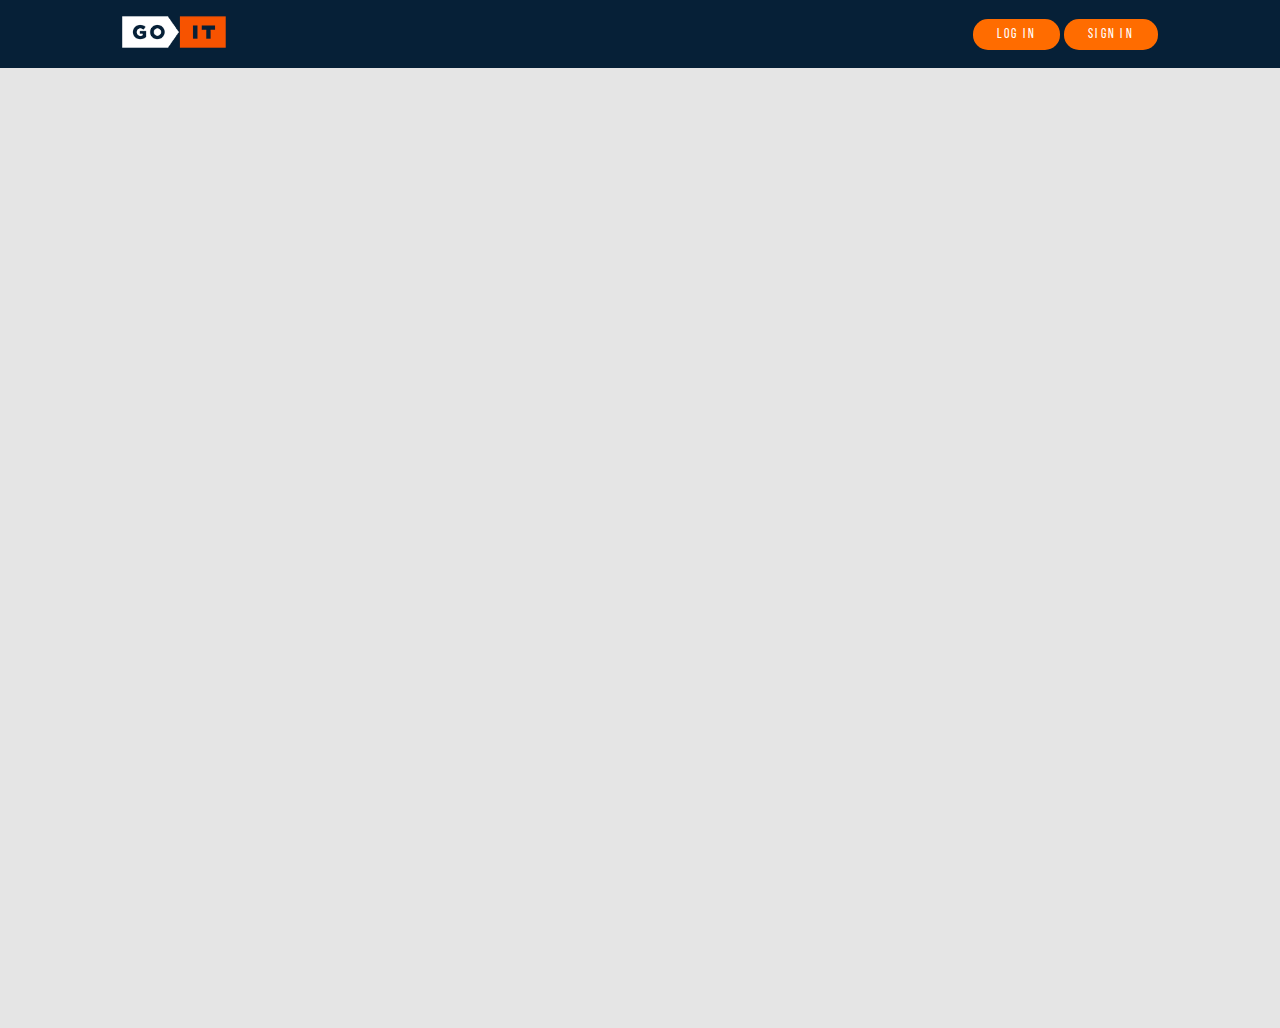
<file: public/index.html>
<!DOCTYPE html>
<html lang="en">

<head>
    <meta charset="UTF-8">
    <meta name="viewport" content="width=device-width, initial-scale=1.0">
    <meta http-equiv="X-UA-Compatible" content="ie=edge">
    <link rel="stylesheet" href="css/registration.css">
    <title>LMS</title>
</head>

<body>
    <div class="wrapper">
        <div class="container">
            <div class="header">
                <div class="logo">
                <img class="logo__img" src="img/logo.png" alt="LOGO">
                </div>
                <form class="" action="index.html" method="post">
                <button class="button-small" id="open_login" type="button" name="button">Log In</button>
                <button class="button-small" id="open_signin" type="button" name="button">Sign In</button>
                </form>
            </div>
        </div>
    </div>
    <div class="wrapper wrapper--light-gray">
        <div class="container">
            <div class="content">

                    <div class="wrapper__modal-window wrapper__modal-window--entrance">
                        <div class="modal-window">
                            <div class="close modal-window__close">&#10005;</div>
                            <form method="post" class="a-entrance">
                                <h2 class="title a-entrance__title">[ вход _]</h2>
                                <div class="a-input-block a-entrance__input-block--first">
                                    <label class="a-input-block__label" for="email">Email</label>
                                    <input class="a-input-block__input" type="email" name="email" id="email">
                                </div>
                                <div class="a-input-block a-entrance__input-block">
                                    <label class="a-input-block__label" for="pass">Пароль</label>
                                    <input class="a-input-block__input" type="password" name="pass" id="pass">
                                </div>
                                <div class="a-checkbox-block">
                                    <input class="a-checkbox-block__checkbox" id="remember-pass" type="checkbox" name="" value="" checked>
                                    <label class="a-checkbox-block__label">Запомнить пароль</label>
                                </div>
                                <p class="a-error a-entrance__error">Вы ввели неверный пароль/ник</p>
                                <!-- для отображения ошибки меняем на visibility: visible -->
                                <a class="a-entrance__forgot-pass" href="#">Забыли пароль? Мы напомним!</a>
                                <div class="a-social a-entrance__social">
                                    <a class="a-social__link" href="#"><i class="icon icon--facebook"></i></a>
                                    <a class="a-social__link" href="#"><i class="icon icon--google"></i></a>
                                    <a class="a-social__link" href="#"><i class="icon icon--linkedin"></i></a>
                                </div>
                                <a class="button-big a-entrance__btn" href="profile.html">ВОЙТИ</a>
                            </form>
                        </div>
                    </div>
                    <div class="wrapper__modal-window wrapper__modal-window--registration">
                      <div class="modal-window">
                        <div class="close modal-window__close">&#10005;</div>
                        <!-- использованы стили из Entrance, чтобы не дублировать -->
                        <form method="#" class="a-entrance a-entrance--centered">
                          <h2 class="title a-entrance__title">[ регистрация _]</h2>
                          <div class="a-input-block a-entrance__input-block">
                            <label class="a-input-block__label a-input-block__label--rightaligned star" for="name">Имя</label>
                            <input class="a-input-block__input  a-input-block__input--size" type="text" name="name" id="name" placeholder="Александр">
                          </div>
                          <div class="a-input-block a-entrance__input-block">
                            <label class="a-input-block__label a-input-block__label--rightaligned star" for="surname">Фамилия</label>
                            <input class="a-input-block__input  a-input-block__input--size" type="text" name="surname" id="surname" placeholder="Разумовский">
                          </div>
                          <div class="a-input-block a-entrance__input-block">
                            <label class="a-input-block__label a-input-block__label--rightaligned star" for="email">Email</label>
                            <input class="a-input-block__input  a-input-block__input--size" type="email" name="email" id="new_email" placeholder="Alex123@gmail.com">
                          </div>
                          <div class="a-input-block a-entrance__input-block">
                            <label class="a-input-block__label a-input-block__label--rightaligned star" for="pass">Пароль</label>
                            <input class="a-input-block__input a-input-block__input--size" type="password" name="pass" id="new_pass">
                          </div>
                          <div class="a-input-block a-entrance__input-block">
                            <label class="a-input-block__label a-input-block__label--rightaligned" for="confpass">Подтвердить<span class="star"></span><br>пароль<span class="correctpass">&#10003;</span></label>
                            <input class="a-input-block__input a-input-block__input--size" type="password" name="confpass" id="confpass" class="confpass">
                          </div>
                          <div class="a-checkbox-block">
                            <input class="a-checkbox-block__checkbox" id="policy" type="checkbox" name="policy" placeholder="" checked>
                            <label class="a-checkbox-block__label "> <a href="#" class="policylink ">Private Policy</a></label>
                          </div>
                          <div class="a-social a-entrance__social">
                            <a class="a-social__link" href="#"><i class="icon icon--facebook"></i></a>
                            <a class="a-social__link" href="#"><i class="icon icon--google"></i></a>
                            <a class="a-social__link" href="#"><i class="icon icon--linkedin"></i></a>
                          </div>
                          <a class="button-big a-entrance__btn" href="profile.html">ЗАРЕГЕСТРИРОВАТСЯ</a>
                        </form>
                      </div>
                    </div>
                    <div class="wrapper__modal-window wrapper__modal-window--end-registration">
                        <div class="modal-window modal-window__end-registration">
                            <div class="close modal-window__close">&#10005;</div>
                            <p class="end-registration__text">Для завершения регистрации кликните по <span class="end-registration__text--link">ссылке </span> в полученном на <span class="end-registration__text--mail">[email _]</span> письме.</p>
                        </div>
                    </div>


            </div>
        </div>
    </div>
    <script type="text/javascript" src="js/scripts.min.js"></script>
</body>

</html>
</file>
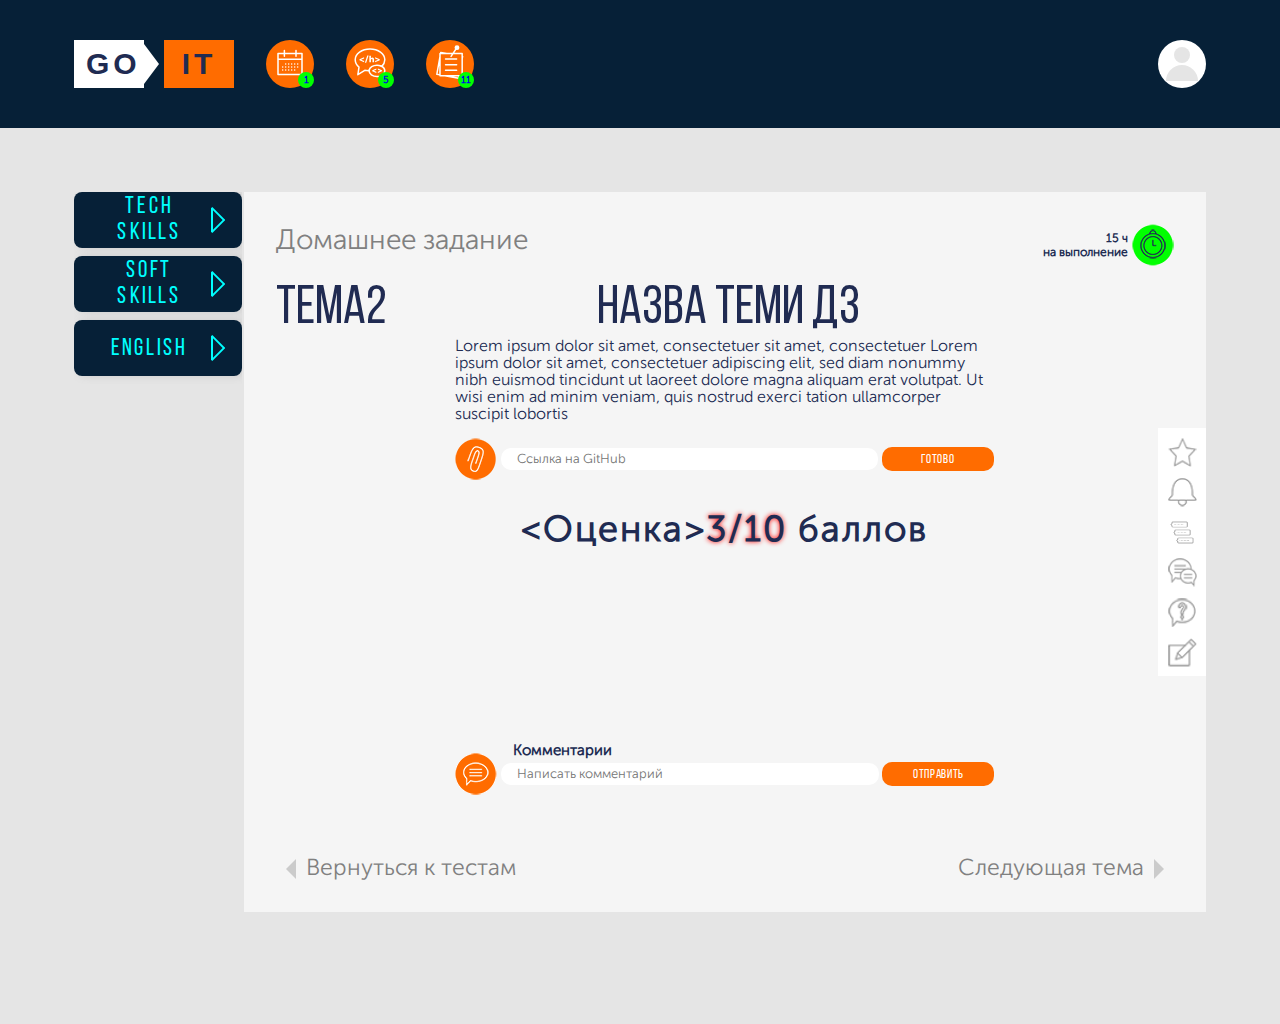
<file: public/homework.html>
<!DOCTYPE html>
<html lang="en">

<head>
    <meta charset="UTF-8">
    <meta name="viewport" content="width=device-width, initial-scale=1.0">
    <meta http-equiv="X-UA-Compatible" content="ie=edge">
    <link rel="stylesheet" href="css/homework.css">
    <title>LMS</title>
</head>

<body>
    <!-- HEADER start -->
    <div class="wrapper">
        <div class="container">
            <div class="header">

                <a href="#" class="c-logo">
                    <div class="c-logo__elem c-logo__elem-white">go</div>
                    <div class="c-logo__elem c-logo__elem-orange">it</div>
                </a>
                <div class="c-header__nav-bar">
                    <a href="#" class="c-header__icon">
                        <div class="c-header__icon c-header__icon-calendar">
                            <span class="c-header__tooltip">1</span>
                        </div>
                    </a>
                    <a href="#" class="c-header__icon">
                        <div class="c-header__icon c-header__icon-messenger">
                            <span class="c-header__tooltip">5</span>
                        </div>
                    </a>
                    <a href="#" class="c-header__icon">
                        <div class="c-header__icon c-header__icon-adv">
                            <span class="c-header__tooltip">11</span>
                        </div>
                    </a>
                </div>
                <a href="#" class="c-header__photo-profile">
                    <div class="c-header__photo-profile-circle"></div>
                    <div class="c-header__photo-profile-semicircle"></div>
                </a>

            </div>
        </div>
    </div>
    <!-- HEADER end -->

    <!-- CONTENT start -->
    <div class="wrapper wrapper--light-gray">
        <div class="container">
            <div class="content">
                <!-- LEFT-NAV start -->
                <div class="left-nav">
                    <div class="accord">
                        <ul class="accord__item">
                            <li class="accord__list-item">
                                <input type="checkbox" checked class="accord__checkbox">
                                <i></i>
                                <b></b>
                                <div class="button">
                                    <h2 class="button-lable">tech <br> skills</h2>
                                </div>
                                <div class="small-btn">
                                    <ul class="accord__item">
                                        <i></i>
                                        <li class="small-btn__list-item">[Тема 1 _]</li>
                                        <i></i>
                                        <li class="small-btn__list-item">[Тема 2 _]</li>
                                        <i></i>
                                        <li class="small-btn__list-item">[Тема 3 _]</li>
                                    </ul>
                                </div>
                            </li>
                        </ul>
                        <ul class="accord__item">
                            <li class="accord__list-item">
                                <input type="checkbox" checked class="accord__checkbox">
                                <i></i>
                                <b></b>
                                <div class="button">
                                    <div class="button-lable">
                                        <h2>soft <br> skills</h2>
                                    </div>
                                </div>
                                <div class="small-btn">
                                    <ul class="accord__item">
                                        <i></i>
                                        <li class="small-btn__list-item">[Тема 1 _]</li>
                                        <i></i>
                                        <li class="small-btn__list-item">[Тема 2 _]</li>
                                        <i></i>
                                        <li class="small-btn__list-item">[Тема 3 _]</li>
                                    </ul>
                                </div>
                            </li>
                        </ul>
                        <ul class="accord__item">
                            <li class="accord__list-item">
                                <input type="checkbox" checked class="accord__checkbox">
                                <i></i>
                                <b></b>
                                <div class="button">
                                    <h2 class="button-lable english">english</h2>
                                </div>
                                <div class="small-btn">
                                    <ul class="accord__item">
                                        <i></i>
                                        <li class="small-btn__list-item">[Тема 1 _]</li>
                                        <i></i>
                                        <li class="small-btn__list-item">[Тема 2 _]</li>
                                        <i></i>
                                        <li class="small-btn__list-item">[Тема 3 _]</li>
                                    </ul>
                                </div>
                            </li>
                        </ul>
                    </div>
                </div>
                <!-- LEFT-NAV end -->
                <!-- MAIN start -->
                <div class="main">
                    <div class="d-homework">
                        
                        <header class="d-header">
                            <h3 class="d-page-title">Домашнее задание</h3>
                            <div class="d-timeCounter">
                                <div class="d-timeCounter__text">
                                    <p class="d-timeCounter__text d-timeCounter__text--time">15 ч</p>
                                    <p class="d-timeCounter__text d-timeCounter__text--text">на выполнение</p>
                                </div>
                                <div class="d-timeCounter__img"></div>
                            </div>
                        </header>
                        <div class="d-theme">
                            <h3 class="d-theme__number">Тема2</h3>
                            <h3 class="d-theme__title">Назва теми ДЗ</h3>
                            <p class="d-theme__desc">Lorem ipsum dolor sit amet, consectetuer sit amet, consectetuer Lorem ipsum dolor sit amet, consectetuer adipiscing elit, sed diam nonummy nibh euismod tincidunt ut laoreet dolore magna aliquam erat volutpat. Ut wisi enim ad minim veniam, quis nostrud exerci tation ullamcorper suscipit lobortis </p>
                        </div>
                        <div class="d-rating">
                            <form class="d-rating-form" action="#" method="post">
                                <img src="img/file.png" alt="file">
                                <input type="text" class="d-rating__choose" name="choose" placeholder="Ссылка на GitHub">
                                <button class="d-rating__done" type="submit" name="d-sub">Готово</button>
                            </form>
                            <p class="d-rating__line"><Оценка><span class="d-rating__digit">3/10</span> баллов</p>
                        </div>
                        <div class="d-comments">
                            <form class="d-comments-form" action="#" method="post">
                                <img src="img/d-comments.png" alt="file">
                                <label class="d-comments__name"></label><input class="d-comments__title" type="text" name="d-comments" value="" placeholder="Написать комментарий">
                                <button class="d-comments__send" type="submit" name="d-sub" value="sent">Отправить</button>
                            </form>
                        </div>
                        <div class="d-nav">
                            <a href="#" class="d-nav__left">Вернуться к тестам</a>
                            <a href="#" class="d-nav__right">Следующая тема</a>
                        </div>
                        
                      
                    <div class="right-nav">
                        <div class="m-right-nav">
                            <a href="#"
                                class="m-right-nav__item m-right-nav__item-favorites"
                                prompt="[ Добавить в избранное _]">
                            </a>
                            <a href="#"
                                class="m-right-nav__item m-right-nav__item-reminder"
                                prompt="[ Напомнить позже _]">
                            </a>
                            <a href="#"
                                class="m-right-nav__item m-right-nav__item-forum"
                                prompt="[ Обсудить на форуме _]">
                            </a>
                            <a href="#"
                                class="m-right-nav__item m-right-nav__item-chat"
                                prompt="[ Обсудить в чате _]">
                            </a>
                            <a href="#"
                                class="m-right-nav__item m-right-nav__item-mentor"
                                prompt="[ Задать вопрос ментору _]">
                            </a>
                            <a href="#"
                                class="m-right-nav__item m-right-nav__item-select"
                                prompt="[ Выделить текст _]">
                            </a>
                        </div>
                    </div>
                    <!-- RIGHT-NAV end -->
                </div>
            </div>
        </div>
    </div>
</div>
    <!-- CONTENT end -->
</body>

</html>
</file>
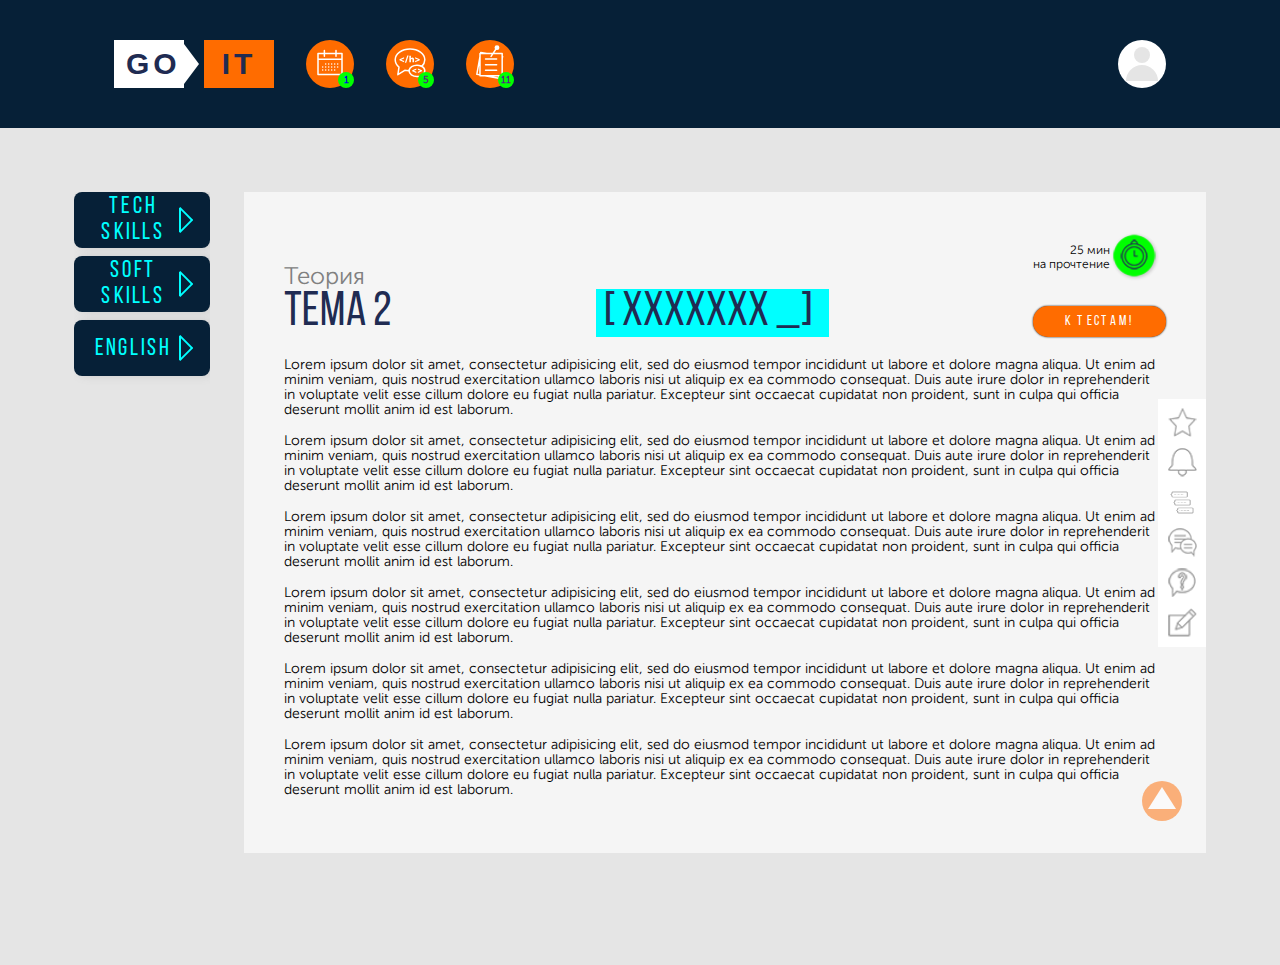
<file: public/materials.html>
<!DOCTYPE html>
<html lang="en">

<head>
    <meta charset="UTF-8">
    <meta name="viewport" content="width=device-width, initial-scale=1.0">
    <meta http-equiv="X-UA-Compatible" content="ie=edge">
    <link rel="stylesheet" href="css/materials.css">
    <title>LMS</title>
</head>

<body>
    <!-- HEADER start -->
    <div class="wrapper">
        <div class="container">
            <div class="header">

                <div class="c-logo">
                    <div class="c-logo__elem c-logo__elem-white">go</div>
                    <div class="c-logo__elem c-logo__elem-orange">it</div>
                </div>
                <div class="c-header__nav-bar">
                    <a class="c-header__icon" href="#">
                        <div class="c-header__icon c-header__icon-calendar">
                            <span class="c-header__tooltip">1</span>
                        </div>
                    </a>
                    <a class="c-header__icon" href="">
                        <div class="c-header__icon c-header__icon-messenger">
                            <span class="c-header__tooltip">5</span>
                        </div>
                    </a>
                    <a class="c-header__icon" href="">
                        <div class="c-header__icon c-header__icon-adv">
                            <span class="c-header__tooltip">11</span>
                        </div>
                    </a>
                </div>
                <div class="c-header__photo-profile">
                    <div class="c-header__photo-profile-circle"></div>
                    <div class="c-header__photo-profile-semicircle"></div>
                </div>

            </div>
        </div>
    </div>
    <!-- HEADER end -->

    <!-- CONTENT start -->
    <div class="wrapper wrapper--light-gray">
        <div class="container">
            <div class="content">
                <!-- LEFT-NAV start -->
                <div class="left-nav">
                    <div class="accord">
                        <ul class="accord__item">
                            <li class="accord__list-item">
                                <input type="checkbox" checked class="accord__checkbox">
                                <i></i>
                                <b></b>
                                <div class="button">
                                    <h2 class="button-lable">tech <br> skills</h2>
                                </div>
                                <div class="small-btn">
                                    <ul class="accord__item">
                                        <i></i>
                                        <li class="small-btn__list-item">[Тема 1 _]</li>
                                        <i></i>
                                        <li class="small-btn__list-item">[Тема 2 _]</li>
                                        <i></i>
                                        <li class="small-btn__list-item">[Тема 3 _]</li>
                                    </ul>
                                </div>
                            </li>
                        </ul>
                        <ul class="accord__item">
                            <li class="accord__list-item">
                                <input type="checkbox" checked class="accord__checkbox">
                                <i></i>
                                <b></b>
                                <div class="button">
                                    <div class="button-lable">
                                        <h2>soft <br> skills</h2>
                                    </div>
                                </div>
                                <div class="small-btn">
                                    <ul class="accord__item">
                                        <i></i>
                                        <li class="small-btn__list-item">[Тема 1 _]</li>
                                        <i></i>
                                        <li class="small-btn__list-item">[Тема 2 _]</li>
                                        <i></i>
                                        <li class="small-btn__list-item">[Тема 3 _]</li>
                                    </ul>
                                </div>
                            </li>
                        </ul>
                        <ul class="accord__item">
                            <li class="accord__list-item">
                                <input type="checkbox" checked class="accord__checkbox">
                                <i></i>
                                <b></b>
                                <div class="button">
                                    <h2 class="button-lable english">english</h2>
                                </div>
                                <div class="small-btn">
                                    <ul class="accord__item">
                                        <i></i>
                                        <li class="small-btn__list-item">[Тема 1 _]</li>
                                        <i></i>
                                        <li class="small-btn__list-item">[Тема 2 _]</li>
                                        <i></i>
                                        <li class="small-btn__list-item">[Тема 3 _]</li>
                                    </ul>
                                </div>
                            </li>
                        </ul>
                    </div>
                </div>
                <!-- LEFT-NAV end -->
                <!-- MAIN start -->
                <div class="main">
                    <div id="m-title" class="m-header">
                        <div class="m-header__caption caption">
                            <h2 class="caption__title">Теория</h2>
                            <h3 class="caption__theme">ТЕМА 2</h3>
                        </div>
                        <h2 class="m-header__title">
                            [ ххххххх _]
                        </h2>
                        <div>
                            <div class="m-timer">
                                <p class="m-timer__time">
                                    <span id="m-timer">25 мин</span><br> на прочтение
                                </p>
                                <div class="m-timer__img icon" id="m-timer__img"></div>
                            </div>
                            <a class="m-btn-test button-small" href="testMain.html">к тестам!</a>
                        </div>
                    </div>
                    <div class="m-content">
                        <p class="m-content__text">Lorem ipsum dolor sit amet, consectetur adipisicing elit, sed do eiusmod tempor incididunt ut labore et dolore magna aliqua. Ut enim ad minim veniam, quis nostrud exercitation ullamco laboris nisi ut aliquip ex ea commodo consequat. Duis aute irure
                            dolor in reprehenderit in voluptate velit esse cillum dolore eu fugiat nulla pariatur. Excepteur sint occaecat cupidatat non proident, sunt in culpa qui officia deserunt mollit anim id est laborum.</p>
                        <p class="m-content__text">Lorem ipsum dolor sit amet, consectetur adipisicing elit, sed do eiusmod tempor incididunt ut labore et dolore magna aliqua. Ut enim ad minim veniam, quis nostrud exercitation ullamco laboris nisi ut aliquip ex ea commodo consequat. Duis aute irure
                            dolor in reprehenderit in voluptate velit esse cillum dolore eu fugiat nulla pariatur. Excepteur sint occaecat cupidatat non proident, sunt in culpa qui officia deserunt mollit anim id est laborum.</p>
                        <p class="m-content__text">Lorem ipsum dolor sit amet, consectetur adipisicing elit, sed do eiusmod tempor incididunt ut labore et dolore magna aliqua. Ut enim ad minim veniam, quis nostrud exercitation ullamco laboris nisi ut aliquip ex ea commodo consequat. Duis aute irure
                            dolor in reprehenderit in voluptate velit esse cillum dolore eu fugiat nulla pariatur. Excepteur sint occaecat cupidatat non proident, sunt in culpa qui officia deserunt mollit anim id est laborum.</p>
                        <p class="m-content__text">Lorem ipsum dolor sit amet, consectetur adipisicing elit, sed do eiusmod tempor incididunt ut labore et dolore magna aliqua. Ut enim ad minim veniam, quis nostrud exercitation ullamco laboris nisi ut aliquip ex ea commodo consequat. Duis aute irure
                            dolor in reprehenderit in voluptate velit esse cillum dolore eu fugiat nulla pariatur. Excepteur sint occaecat cupidatat non proident, sunt in culpa qui officia deserunt mollit anim id est laborum.</p>
                        <p class="m-content__text">Lorem ipsum dolor sit amet, consectetur adipisicing elit, sed do eiusmod tempor incididunt ut labore et dolore magna aliqua. Ut enim ad minim veniam, quis nostrud exercitation ullamco laboris nisi ut aliquip ex ea commodo consequat. Duis aute irure
                            dolor in reprehenderit in voluptate velit esse cillum dolore eu fugiat nulla pariatur. Excepteur sint occaecat cupidatat non proident, sunt in culpa qui officia deserunt mollit anim id est laborum.</p>
                        <p class="m-content__text">Lorem ipsum dolor sit amet, consectetur adipisicing elit, sed do eiusmod tempor incididunt ut labore et dolore magna aliqua. Ut enim ad minim veniam, quis nostrud exercitation ullamco laboris nisi ut aliquip ex ea commodo consequat. Duis aute irure
                            dolor in reprehenderit in voluptate velit esse cillum dolore eu fugiat nulla pariatur. Excepteur sint occaecat cupidatat non proident, sunt in culpa qui officia deserunt mollit anim id est laborum.</p>
                    
                        <a href="#m-title" class="m-btn-up">
                            <!-- <div class="m-btn-up__arrow"></div> -->
                        </a>
                    </div>
                    <div class="m-highlight">
                        <div class="m-highlight__visible">
                            <button type="button" class="m-highlight__visible-notepad"></button>
                            <button type="button" class="m-highlight__visible-cut"></button>
                        </div>
                    </div>
                    <div class="right-nav">
                        <div class="m-right-nav">
                            <a href="#"
                                class="m-right-nav__item m-right-nav__item-favorites"
                                prompt="[ Добавить в избранное _]">
                            </a>
                            <a href="#"
                                class="m-right-nav__item m-right-nav__item-reminder"
                                prompt="[ Напомнить позже _]">
                            </a>
                            <a href="#"
                                class="m-right-nav__item m-right-nav__item-forum"
                                prompt="[ Обсудить на форуме _]">
                            </a>
                            <a href="#"
                                class="m-right-nav__item m-right-nav__item-chat"
                                prompt="[ Обсудить в чате _]">
                            </a>
                            <a href="#"
                                class="m-right-nav__item m-right-nav__item-mentor"
                                prompt="[ Задать вопрос ментору _]">
                            </a>
                            <a href="#"
                                class="m-right-nav__item m-right-nav__item-select"
                                prompt="[ Выделить текст _]">
                            </a>
                        </div>
                    </div>
                    <!-- RIGHT-NAV end -->
                </div>
            </div>
        </div>
    </div>
    <!-- CONTENT end -->
    <script src="js/scripts.min.js"></script>
</body>

</html>
</file>
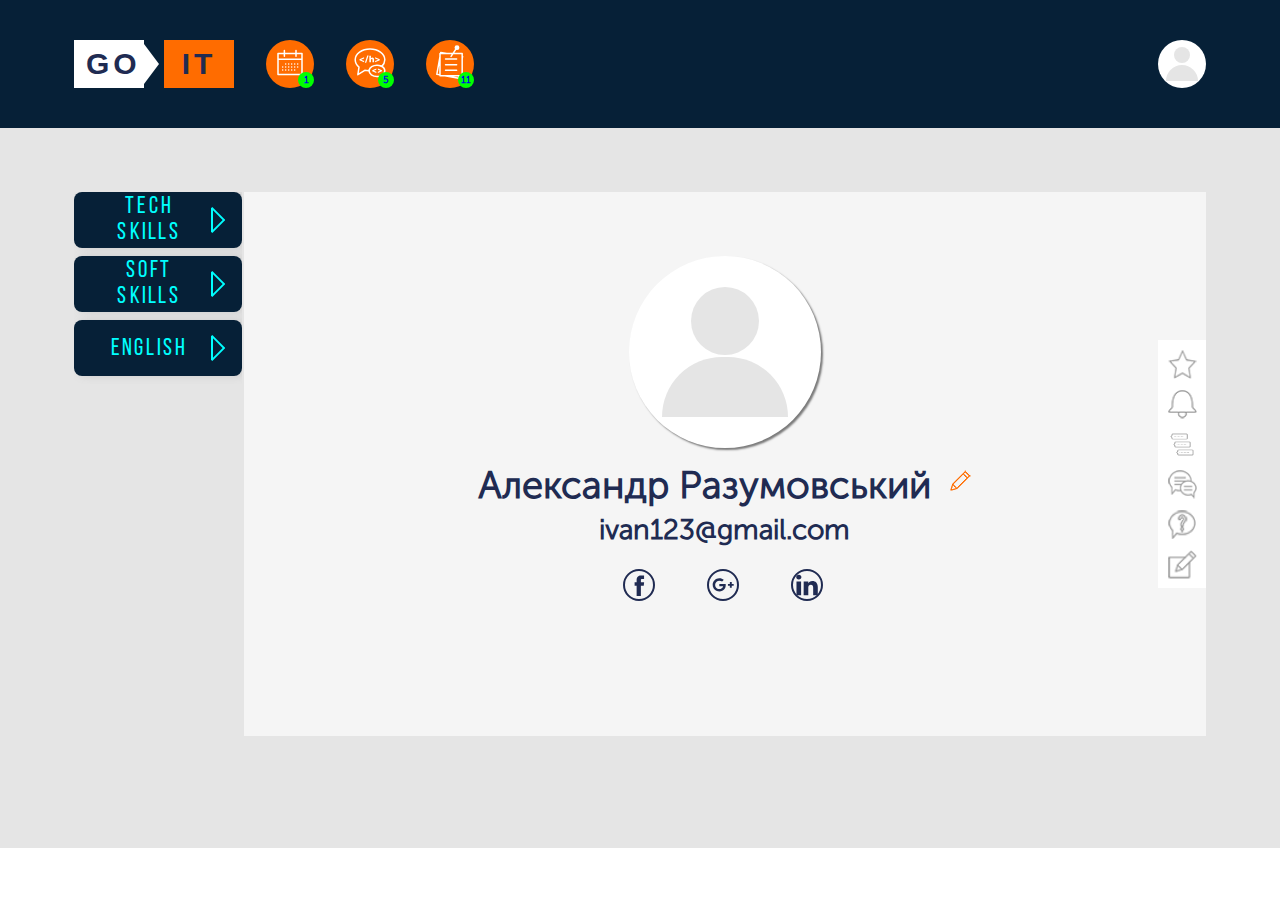
<file: public/profile.html>
<!DOCTYPE html>
<html lang="en">

    <head>
        <meta charset="UTF-8">
        <meta name="viewport" content="width=device-width, initial-scale=1.0">
        <meta http-equiv="X-UA-Compatible" content="ie=edge">
        <link rel="stylesheet" href="css/profile.css">
        <title>LMS</title>
    </head>

<body>
    <!-- HEADER start -->
    <div class="wrapper">
        <div class="container">
            <div class="header">

                <a href="#" class="c-logo">
                    <div class="c-logo__elem c-logo__elem-white">go</div>
                    <div class="c-logo__elem c-logo__elem-orange">it</div>
                </a>
                <div class="c-header__nav-bar">
                    <a href="#" class="c-header__icon">
                        <div class="c-header__icon c-header__icon-calendar">
                            <span class="c-header__tooltip">1</span>
                        </div>
                    </a>
                    <a href="#" class="c-header__icon">
                        <div class="c-header__icon c-header__icon-messenger">
                            <span class="c-header__tooltip">5</span>
                        </div>
                    </a>
                    <a href="#" class="c-header__icon">
                        <div class="c-header__icon c-header__icon-adv">
                            <span class="c-header__tooltip">11</span>
                        </div>
                    </a>
                </div>
                <a href="#" class="c-header__photo-profile">
                    <div class="c-header__photo-profile-circle"></div>
                    <div class="c-header__photo-profile-semicircle"></div>
                </a>

            </div>
        </div>
    </div>
    <!-- HEADER end -->

    <!-- CONTENT start -->
    <div class="wrapper wrapper--light-gray">
        <div class="container">
            <div class="content">
                <!-- LEFT-NAV start -->
                <div class="left-nav">
                    <div class="accord">
                        <ul class="accord__item">
                            <li class="accord__list-item">
                                <input type="checkbox" checked class="accord__checkbox">
                                <i></i>
                                <b></b>
                                <div class="button">
                                    <h2 class="button-lable">tech <br> skills</h2>
                                </div>
                                <div class="small-btn">
                                    <ul class="accord__item">
                                        <i></i>
                                        <li class="small-btn__list-item">[Тема 1 _]</li>
                                        <i></i>
                                        <li class="small-btn__list-item">[Тема 2 _]</li>
                                        <i></i>
                                        <li class="small-btn__list-item">[Тема 3 _]</li>
                                    </ul>
                                </div>
                            </li>
                        </ul>
                        <ul class="accord__item">
                            <li class="accord__list-item">
                                <input type="checkbox" checked class="accord__checkbox">
                                <i></i>
                                <b></b>
                                <div class="button">
                                    <div class="button-lable">
                                        <h2>soft <br> skills</h2>
                                    </div>
                                </div>
                                <div class="small-btn">
                                    <ul class="accord__item">
                                        <i></i>
                                        <li class="small-btn__list-item">[Тема 1 _]</li>
                                        <i></i>
                                        <li class="small-btn__list-item">[Тема 2 _]</li>
                                        <i></i>
                                        <li class="small-btn__list-item">[Тема 3 _]</li>
                                    </ul>
                                </div>
                            </li>
                        </ul>
                        <ul class="accord__item">
                            <li class="accord__list-item">
                                <input type="checkbox" checked class="accord__checkbox">
                                <i></i>
                                <b></b>
                                <div class="button">
                                    <h2 class="button-lable english">english</h2>
                                </div>
                                <div class="small-btn">
                                    <ul class="accord__item">
                                        <i></i>
                                        <li class="small-btn__list-item">[Тема 1 _]</li>
                                        <i></i>
                                        <li class="small-btn__list-item">[Тема 2 _]</li>
                                        <i></i>
                                        <li class="small-btn__list-item">[Тема 3 _]</li>
                                    </ul>
                                </div>
                            </li>
                        </ul>
                    </div>
                </div>
                <!-- LEFT-NAV end -->
                <!-- MAIN start -->
                <div class="main">
                    <div class="profile">
                    
                        <!-- <img class='accountPhoto' src="img/photo.png"> -->
                        <div class="profile__photo-profile">
                            <div class="profile__photo-profile-circle"></div>
                            <div class="profile__photo-profile-semicircle"></div>
                        </div>
                        <div class="name">
                    
                            <p class="name">Александр Разумовський&#8194;</p>
                            <sup><small><a href="profile2.html">
                                    <img class="" src="img/pensil.png"></a></small>
                                </sup>
                    
                        </div>
                    
                        <p class="p-mail">ivan123@gmail.com</p>
                    
                        <div class="social_icon">
                            <div class="social-block--inputs-block">
                                <div class="social-block--inputs-block--icon icon icon-profile1">
                                    <a class="a-social__link" href="#">
                                        <svg class="social-block--inputs-block--icon--svg svg-social-icon" viewBox="0 0 56.693 56.693">
                                            <path d="M40.43,21.739h-7.645v-5.014c0-1.883,1.248-2.322,2.127-2.322c0.877,0,5.395,0,5.395,0V6.125l-7.43-0.029  c-8.248,0-10.125,6.174-10.125,10.125v5.518h-4.77v8.53h4.77c0,10.947,0,24.137,0,24.137h10.033c0,0,0-13.32,0-24.137h6.77  L40.43,21.739z"
                                            />
                                        </svg>
                                    </a>
                                </div>
                                <div class="social-block--inputs-block--icon icon icon-profile1 icon-profile1Left">
                                    <a class="a-social__link" href="#">
                                        <svg class="social-block--inputs-block--icon--svg svg-social-icon" viewBox="0 0 56.6934 56.6934">
                                            <g>
                                                <path d="M19.6671,25.7867c-0.0075,1.7935,0,3.5869,0.0076,5.3803c3.0067,0.098,6.0208,0.0527,9.0275,0.098   c-1.3262,6.6689-10.3989,8.8315-15.199,4.4761C8.5674,31.9206,8.801,23.5412,13.9327,19.992   c3.5869-2.8635,8.6884-2.1552,12.2752,0.324c1.4092-1.3036,2.7278-2.6977,4.0013-4.1445   c-2.984-2.3812-6.6462-4.0767-10.5421-3.8958c-8.1307-0.2713-15.6059,6.8497-15.7415,14.9805   c-0.52,6.6462,3.8506,13.1644,10.0222,15.5155c6.1489,2.3661,14.031,0.7535,17.957-4.77c2.5922-3.4889,3.1498-7.98,2.8484-12.1999   C29.7194,25.7641,24.6933,25.7716,19.6671,25.7867z"
                                                />
                                                <path d="M49.0704,25.7641c-0.0151-1.4996-0.0226-3.0067-0.0301-4.5062c-1.4996,0-2.9916,0-4.4836,0   c-0.0151,1.4996-0.0301,2.9991-0.0377,4.5062c-1.5071,0.0075-3.0067,0.0151-4.5062,0.0302c0,1.4995,0,2.9915,0,4.4836   c1.4995,0.0151,3.0066,0.0302,4.5062,0.0452c0.0151,1.4996,0.0151,2.9991,0.0302,4.4987c1.4996,0,2.9916,0,4.4911,0   c0.0075-1.4996,0.015-2.9991,0.0301-4.5062c1.5071-0.0151,3.0067-0.0226,4.5062-0.0377c0-1.4921,0-2.9916,0-4.4836   C52.0771,25.7792,50.57,25.7792,49.0704,25.7641z"
                                                />
                                            </g>
                                        </svg>
                                    </a>
                                </div>
                                <div class="social-block--inputs-block--icon icon icon-profile1 icon-profile1Left">
                                    <a class="a-social__link" href="#">
                                        <svg class="social-block--inputs-block--icon--svg svg-social-icon" viewBox="0 0 100 100">
                                            <g>
                                                <path d="M95,59.727V93H75.71V61.955c0-7.799-2.79-13.121-9.771-13.121   c-5.331,0-8.503,3.587-9.898,7.057c-0.509,1.24-0.64,2.967-0.64,4.703V93H36.104c0,0,0.26-52.58,0-58.028h19.294v8.225   c-0.039,0.062-0.09,0.128-0.127,0.188h0.127v-0.188c2.563-3.948,7.142-9.588,17.389-9.588C85.482,33.609,95,41.903,95,59.727    M15.919,7C9.318,7,5,11.33,5,17.024c0,5.57,4.193,10.031,10.663,10.031h0.129c6.729,0,10.914-4.46,10.914-10.031   C26.579,11.33,22.521,7,15.919,7 M6.146,93h19.289V34.972H6.146V93z"
                                                />
                                            </g>
                                        </svg>
                                    </a>
                                </div>

                            <!-- <a href="#"><img class="face icon icon__hover" src="img/facebook.png"></a>
                            <!-- <img class="face icon__hover" src="img/facebook.png"> -->
                            <!-- <a href="#"><img class="google icon icon__hover" src="img/google.png"></a>
                            <a href="#"><img class='linkiden icon icon__hover' src="img/linkiden.png"></a> --> 
                        </div>
                        <!-- <div class="a-social a-entrance__social">
                            <a class="a-social__link" href="#"><i class="icon icon--facebook"></i></a>
                            <a class="a-social__link" href="#"><i class="icon icon--google"></i></a>
                            <a class="a-social__link" href="#"><i class="icon icon--linkedin"></i></a>
                        </div> -->
                    
                        <div>
                    <div class="right-nav">
                        <div class="m-right-nav">
                            <a href="#"
                                class="m-right-nav__item m-right-nav__item-favorites"
                                prompt="[ Добавить в избранное _]">
                            </a>
                            <a href="#"
                                class="m-right-nav__item m-right-nav__item-reminder"
                                prompt="[ Напомнить позже _]">
                            </a>
                            <a href="#"
                                class="m-right-nav__item m-right-nav__item-forum"
                                prompt="[ Обсудить на форуме _]">
                            </a>
                            <a href="#"
                                class="m-right-nav__item m-right-nav__item-chat"
                                prompt="[ Обсудить в чате _]">
                            </a>
                            <a href="#"
                                class="m-right-nav__item m-right-nav__item-mentor"
                                prompt="[ Задать вопрос ментору _]">
                            </a>
                            <a href="#"
                                class="m-right-nav__item m-right-nav__item-select"
                                prompt="[ Выделить текст _]">
                            </a>
                        </div>
                    </div>
                    <!-- RIGHT-NAV end -->
                </div>
            </div>
        </div>
    </div>
    <!-- CONTENT end -->
</body>

</html>
</file>
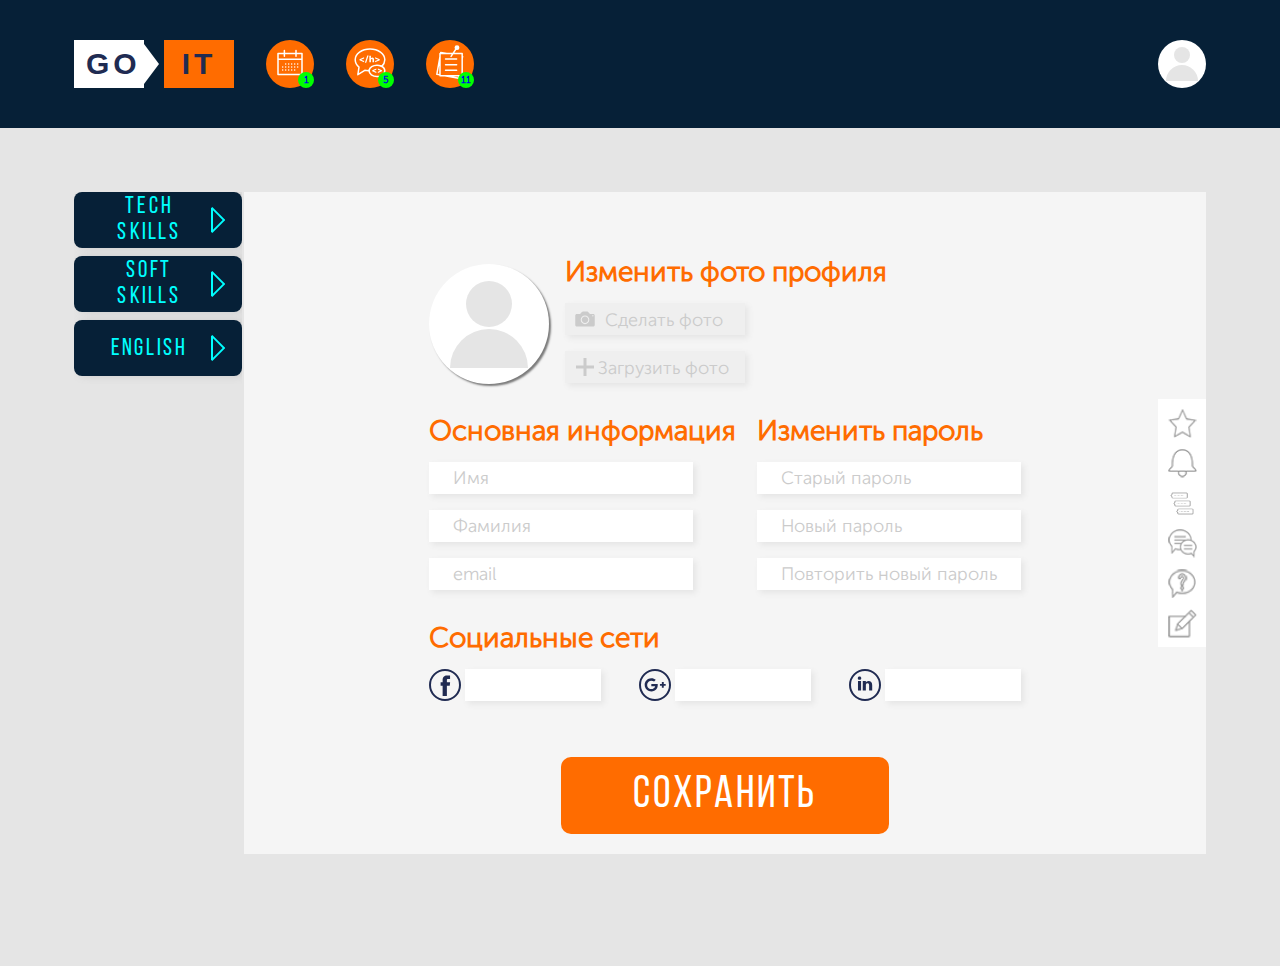
<file: public/profile2.html>
<!DOCTYPE html>
<html lang="en">

    <head>
        <meta charset="UTF-8">
        <meta name="viewport" content="width=device-width, initial-scale=1.0">
        <meta http-equiv="X-UA-Compatible" content="ie=edge">
        <link rel="stylesheet" href="css/profile.css">
        <title>LMS</title>
    </head>

    <body>
        <div class="wrapper">
            <div class="container">
                <div class="header">

                <a href="#" class="c-logo">
                    <div class="c-logo__elem c-logo__elem-white">go</div>
                    <div class="c-logo__elem c-logo__elem-orange">it</div>
                </a>
                <div class="c-header__nav-bar">
                    <a href="#" class="c-header__icon">
                        <div class="c-header__icon c-header__icon-calendar">
                            <span class="c-header__tooltip">1</span>
                        </div>
                    </a>
                    <a href="#" class="c-header__icon">
                        <div class="c-header__icon c-header__icon-messenger">
                            <span class="c-header__tooltip">5</span>
                        </div>
                    </a>
                    <a href="#" class="c-header__icon">
                        <div class="c-header__icon c-header__icon-adv">
                            <span class="c-header__tooltip">11</span>
                        </div>
                    </a>
                </div>
                <a href="#" class="c-header__photo-profile">
                    <div class="c-header__photo-profile-circle"></div>
                    <div class="c-header__photo-profile-semicircle"></div>
                </a>

            </div>
        </div>

        <div class="wrapper wrapper--light-gray">
            <div class="container">
                <div class="content">
                    <div class="left-nav">
                    <div class="accord">
                        <ul class="accord__item">
                            <li class="accord__list-item">
                                <input type="checkbox" checked class="accord__checkbox">
                                <i></i>
                                <b></b>
                                <div class="button">
                                    <h2 class="button-lable">tech <br> skills</h2>
                                </div>
                                <div class="small-btn">
                                    <ul class="accord__item">
                                        <i></i>
                                        <li class="small-btn__list-item">[Тема 1 _]</li>
                                        <i></i>
                                        <li class="small-btn__list-item">[Тема 2 _]</li>
                                        <i></i>
                                        <li class="small-btn__list-item">[Тема 3 _]</li>
                                    </ul>
                                </div>
                            </li>
                        </ul>
                        <ul class="accord__item">
                            <li class="accord__list-item">
                                <input type="checkbox" checked class="accord__checkbox">
                                <i></i>
                                <b></b>
                                <div class="button">
                                    <div class="button-lable">
                                        <h2>soft <br> skills</h2>
                                    </div>
                                </div>
                                <div class="small-btn">
                                    <ul class="accord__item">
                                        <i></i>
                                        <li class="small-btn__list-item">[Тема 1 _]</li>
                                        <i></i>
                                        <li class="small-btn__list-item">[Тема 2 _]</li>
                                        <i></i>
                                        <li class="small-btn__list-item">[Тема 3 _]</li>
                                    </ul>
                                </div>
                            </li>
                        </ul>
                        <ul class="accord__item">
                            <li class="accord__list-item">
                                <input type="checkbox" checked class="accord__checkbox">
                                <i></i>
                                <b></b>
                                <div class="button">
                                    <h2 class="button-lable english">english</h2>
                                </div>
                                <div class="small-btn">
                                    <ul class="accord__item">
                                        <i></i>
                                        <li class="small-btn__list-item">[Тема 1 _]</li>
                                        <i></i>
                                        <li class="small-btn__list-item">[Тема 2 _]</li>
                                        <i></i>
                                        <li class="small-btn__list-item">[Тема 3 _]</li>
                                    </ul>
                                </div>
                            </li>
                        </ul>
                    </div>
                </div>
                    <div class="main">
                        <div class="profile">
                            <div class="profile-wrapper">
                                <div class="photo-block">
                                    <div class="photo-block--icon">
                                        <div class="profile2__photo-profile">
                                            <div class="profile2__photo-profile-circle"></div>
                                            <div class="profile2__photo-profile-semicircle"></div>
                                        </div>
                                        <!-- <img src="img/photo.png" alt="" style="width:108%"> -->
                                    </div>
                                    <div class="photo-block--icon-info">
                                        <p class="block-heading-text">Изменить фото профиля</p>
                                        <button class="photo-block--icon-info--input shad input-but-st"><svg class="icon-info--input--svg" viewBox="0 0 512 512"><g><path d="M430.4,147h-67.5l-40.4-40.8c0,0-0.2-0.2-0.3-0.2l-0.2-0.2v0c-6-6-14.1-9.8-23.3-9.8h-84c-9.8,0-18.5,4.2-24.6,10.9l0,0.1   l-39.5,40H81.6C63,147,48,161.6,48,180.2v202.1c0,18.6,15,33.7,33.6,33.7h348.8c18.5,0,33.6-15.1,33.6-33.7V180.2   C464,161.6,448.9,147,430.4,147z M256,365.5c-50.9,0-92.4-41.6-92.4-92.6c0-51.1,41.5-92.6,92.4-92.6c51,0,92.4,41.5,92.4,92.6   C348.4,323.9,307,365.5,256,365.5z M424.1,200.5c-7.7,0-14-6.3-14-14.1s6.3-14.1,14-14.1c7.7,0,14,6.3,14,14.1   S431.8,200.5,424.1,200.5z"/><path d="M256,202.9c-38.6,0-69.8,31.3-69.8,70c0,38.6,31.2,70,69.8,70c38.5,0,69.8-31.3,69.8-70C325.8,234.2,294.5,202.9,256,202.9   z"/></g></svg> Сделать фото</button>
                                        <button class="photo-block--icon-info--input shad input-but-st"><svg class="icon-info--input--svg" viewBox="0 0 512 512"><polygon points="448,224 288,224 288,64 224,64 224,224 64,224 64,288 224,288 224,448 288,448 288,288 448,288 "/></svg> Загрузить фото</button>
                                    </div>
                                </div>
                                <div class="info-block">
                                    <div class="info-block--main-info">
                                        <p class="block-heading-text">Основная информация&nbsp;&nbsp;&nbsp;</p>
                                        <input type="text" class="info-block--input shad input-st" placeholder="Имя">
                                        <input type="text" class="info-block--input shad input-st" placeholder="Фамилия">
                                        <input type="text" class="info-block--input shad input-st" placeholder="email">
                                    </div>
                                    <div class="info-block--pass-info">
                                        <p class="block-heading-text">Изменить пароль</p>
                                        <input type="text" class="info-block--input shad input-st" placeholder="Старый пароль">
                                        <input type="text" class="info-block--input shad input-st" placeholder="Новый пароль">
                                        <input type="text" class="info-block--input shad input-st" placeholder="Повторить новый пароль">
                                    </div>
                                </div>
                                <div class="social-block">
                                    <p class="block-heading-text">Социальные сети</p>
                                    <div class="social-block--inputs">
                                        <div class="social-block--inputs-block">
                                            <div class="social-block--inputs-block--icon icon">
                                                <a class="a-social__link" href="#">
                                                <svg class="social-block--inputs-block--icon--svg" viewBox="0 0 56.693 56.693"><path d="M40.43,21.739h-7.645v-5.014c0-1.883,1.248-2.322,2.127-2.322c0.877,0,5.395,0,5.395,0V6.125l-7.43-0.029  c-8.248,0-10.125,6.174-10.125,10.125v5.518h-4.77v8.53h4.77c0,10.947,0,24.137,0,24.137h10.033c0,0,0-13.32,0-24.137h6.77  L40.43,21.739z"/>
                                                </svg>
                                                </a>
                                            </div>
                                            <input type="text" class="social-block--inputs-block--input input-st shad">
                                        </div>
                                        <div class="social-block--inputs-block">
                                            <div class="social-block--inputs-block--icon icon">
                                                <a class="a-social__link" href="#">
                                                <svg class="social-block--inputs-block--icon--svg" viewBox="0 0 56.6934 56.6934"><g><path d="M19.6671,25.7867c-0.0075,1.7935,0,3.5869,0.0076,5.3803c3.0067,0.098,6.0208,0.0527,9.0275,0.098   c-1.3262,6.6689-10.3989,8.8315-15.199,4.4761C8.5674,31.9206,8.801,23.5412,13.9327,19.992   c3.5869-2.8635,8.6884-2.1552,12.2752,0.324c1.4092-1.3036,2.7278-2.6977,4.0013-4.1445   c-2.984-2.3812-6.6462-4.0767-10.5421-3.8958c-8.1307-0.2713-15.6059,6.8497-15.7415,14.9805   c-0.52,6.6462,3.8506,13.1644,10.0222,15.5155c6.1489,2.3661,14.031,0.7535,17.957-4.77c2.5922-3.4889,3.1498-7.98,2.8484-12.1999   C29.7194,25.7641,24.6933,25.7716,19.6671,25.7867z"/><path d="M49.0704,25.7641c-0.0151-1.4996-0.0226-3.0067-0.0301-4.5062c-1.4996,0-2.9916,0-4.4836,0   c-0.0151,1.4996-0.0301,2.9991-0.0377,4.5062c-1.5071,0.0075-3.0067,0.0151-4.5062,0.0302c0,1.4995,0,2.9915,0,4.4836   c1.4995,0.0151,3.0066,0.0302,4.5062,0.0452c0.0151,1.4996,0.0151,2.9991,0.0302,4.4987c1.4996,0,2.9916,0,4.4911,0   c0.0075-1.4996,0.015-2.9991,0.0301-4.5062c1.5071-0.0151,3.0067-0.0226,4.5062-0.0377c0-1.4921,0-2.9916,0-4.4836   C52.0771,25.7792,50.57,25.7792,49.0704,25.7641z"/></g></svg>
                                            </a>
                                            </div>
                                            <input type="text" class="social-block--inputs-block--input input-st shad">
                                        </div>
                                        <div class="social-block--inputs-block">
                                            <div class="social-block--inputs-block--icon icon">
                                                <a class="a-social__link" href="#">
                                                    <svg class="social-block--inputs-block--icon--svg" viewBox="0 0 100 100"><g><path d="M95,59.727V93H75.71V61.955c0-7.799-2.79-13.121-9.771-13.121   c-5.331,0-8.503,3.587-9.898,7.057c-0.509,1.24-0.64,2.967-0.64,4.703V93H36.104c0,0,0.26-52.58,0-58.028h19.294v8.225   c-0.039,0.062-0.09,0.128-0.127,0.188h0.127v-0.188c2.563-3.948,7.142-9.588,17.389-9.588C85.482,33.609,95,41.903,95,59.727    M15.919,7C9.318,7,5,11.33,5,17.024c0,5.57,4.193,10.031,10.663,10.031h0.129c6.729,0,10.914-4.46,10.914-10.031   C26.579,11.33,22.521,7,15.919,7 M6.146,93h19.289V34.972H6.146V93z"/></g>
                                                    </svg>
                                                </a>
                                            </div>
                                            <input type="text" class="social-block--inputs-block--input input-st shad">
                                        </div>
                                    </div>
                                </div>
                                <div class="button-block">
                                    <a href="index.html"><button class="button-big"=икс src="index2.html">сохранить</button></a>
                                </div>
                            </div>
                        </div>
                        <div class="right-nav">
                        <div class="m-right-nav">
                            <a href="coursePage.html"
                                class="m-right-nav__item m-right-nav__item-favorites"
                                prompt="[ Добавить в избранное _]">
                            </a>
                            <a href="#"
                                class="m-right-nav__item m-right-nav__item-reminder"
                                prompt="[ Напомнить позже _]">
                            </a>
                            <a href="#"
                                class="m-right-nav__item m-right-nav__item-forum"
                                prompt="[ Обсудить на форуме _]">
                            </a>
                            <a href="#"
                                class="m-right-nav__item m-right-nav__item-chat"
                                prompt="[ Обсудить в чате _]">
                            </a>
                            <a href="#"
                                class="m-right-nav__item m-right-nav__item-mentor"
                                prompt="[ Задать вопрос ментору _]">
                            </a>
                            <a href="#"
                                class="m-right-nav__item m-right-nav__item-select"
                                prompt="[ Выделить текст _]">
                            </a>
                        </div>
                    </div>
                    </div>
                </div>
            </div>
        </div>
    </body>

</html>
</file>
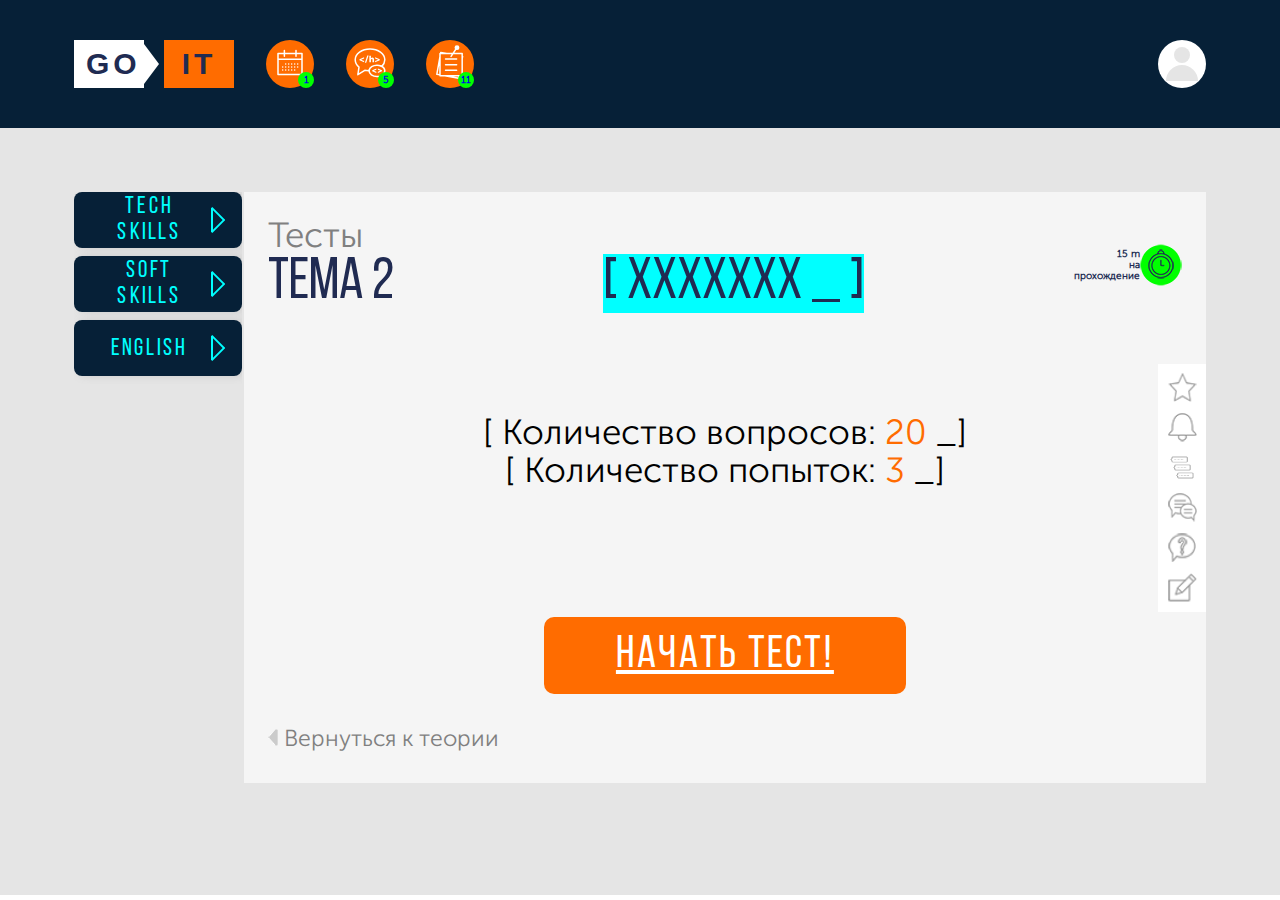
<file: public/testMain.html>
<!DOCTYPE html>
<html lang="en">
<head>
    <meta charset="UTF-8">
    <meta name="viewport" content="width=device-width, initial-scale=1.0">
    <meta http-equiv="X-UA-Compatible" content="ie=edge">
    <link rel="stylesheet" href="css/testMain.css">
    <title>LMS</title>
</head>
<body>
    <!-- HEADER start -->
    <div class="wrapper">
        <div class="container">
            <div class="header">

                <a href="#" class="c-logo">
                    <div class="c-logo__elem c-logo__elem-white">go</div>
                    <div class="c-logo__elem c-logo__elem-orange">it</div>
                </a>
                <div class="c-header__nav-bar">
                    <a href="#" class="c-header__icon">
                        <div class="c-header__icon c-header__icon-calendar">
                            <span class="c-header__tooltip">1</span>
                        </div>
                    </a>
                    <a href="#" class="c-header__icon">
                        <div class="c-header__icon c-header__icon-messenger">
                            <span class="c-header__tooltip">5</span>
                        </div>
                    </a>
                    <a href="#" class="c-header__icon">
                        <div class="c-header__icon c-header__icon-adv">
                            <span class="c-header__tooltip">11</span>
                        </div>
                    </a>
                </div>
                <a href="#" class="c-header__photo-profile">
                    <div class="c-header__photo-profile-circle"></div>
                    <div class="c-header__photo-profile-semicircle"></div>
                </a>

            </div>
        </div>
    </div>
    <!-- HEADER end -->

    <!-- CONTENT start -->
    <div class="wrapper wrapper--light-gray">
        <div class="container">
            <div class="content">
                <!-- LEFT-NAV start -->
                <div class="left-nav">
                    <div class="accord">
                        <ul class="accord__item">
                            <li class="accord__list-item">
                                <input type="checkbox" checked class="accord__checkbox">
                                <i></i>
                                <b></b>
                                <div class="button">
                                    <h2 class="button-lable">tech <br> skills</h2>
                                </div>
                                <div class="small-btn">
                                    <ul class="accord__item">
                                        <i></i>
                                        <li class="small-btn__list-item">[Тема 1 _]</li>
                                        <i></i>
                                        <li class="small-btn__list-item">[Тема 2 _]</li>
                                        <i></i>
                                        <li class="small-btn__list-item">[Тема 3 _]</li>
                                    </ul>
                                </div>
                            </li>
                        </ul>
                        <ul class="accord__item">
                            <li class="accord__list-item">
                                <input type="checkbox" checked class="accord__checkbox">
                                <i></i>
                                <b></b>
                                <div class="button">
                                    <div class="button-lable">
                                        <h2>soft <br> skills</h2>
                                    </div>
                                </div>
                                <div class="small-btn">
                                    <ul class="accord__item">
                                        <i></i>
                                        <li class="small-btn__list-item">[Тема 1 _]</li>
                                        <i></i>
                                        <li class="small-btn__list-item">[Тема 2 _]</li>
                                        <i></i>
                                        <li class="small-btn__list-item">[Тема 3 _]</li>
                                    </ul>
                                </div>
                            </li>
                        </ul>
                        <ul class="accord__item">
                            <li class="accord__list-item">
                                <input type="checkbox" checked class="accord__checkbox">
                                <i></i>
                                <b></b>
                                <div class="button">
                                    <h2 class="button-lable english">english</h2>
                                </div>
                                <div class="small-btn">
                                    <ul class="accord__item">
                                        <i></i>
                                        <li class="small-btn__list-item">[Тема 1 _]</li>
                                        <i></i>
                                        <li class="small-btn__list-item">[Тема 2 _]</li>
                                        <i></i>
                                        <li class="small-btn__list-item">[Тема 3 _]</li>
                                    </ul>
                                </div>
                            </li>
                        </ul>
                    </div>
                </div>
                <div class="main t-main-tests">
                      <div class="t-header">
                          <div class="t-title">  <!-- заголовок тестов -->
                              <h1 class="t-title__subtitle">Тесты</h1>
                              <h2 class="t-title__number">Тема 2</h2>
                          </div>
                          <div class="t-theme">
                              <h2 class="t-theme__name">[ XXXXXXX _ ]</h2>
                          </div>
                          <div class="t-timer">
                              <p class="t-timer__time">15 m <br> на прохождение </p>
                              <img class="t-timer__clock" src="img/clock.png" alt="clock-img">
                          </div>
                      </div>
                      
                      <div class="t-content t-content--position">
                          <p class="t-content__question">[ Количество вопросов: <span class="t-content__amount" id="q-amount">20</span> _]</p>
                          <p class="t-content__attempts">[ Количество попыток: <span class="t-content__amount" at-amount>3</span> _]</p>
                              <a class="button-big t-btn__start" href="testTasks.html">Начать тест!</a>
                      </div>
                      
                      <div class="t-footer">
                          <div class="t-control">
                              <img class="t-control__arrow" src="img/left_arrow.gif" alt="left_arrow">
                              <span class="t-control__word">Вернуться к теории</span>
                          </div>
                      </div>
                    <div class="right-nav">
                        <div class="m-right-nav">
                            <a href="#"
                                class="m-right-nav__item m-right-nav__item-favorites"
                                prompt="[ Добавить в избранное _]">
                            </a>
                            <a href="#"
                                class="m-right-nav__item m-right-nav__item-reminder"
                                prompt="[ Напомнить позже _]">
                            </a>
                            <a href="#"
                                class="m-right-nav__item m-right-nav__item-forum"
                                prompt="[ Обсудить на форуме _]">
                            </a>
                            <a href="#"
                                class="m-right-nav__item m-right-nav__item-chat"
                                prompt="[ Обсудить в чате _]">
                            </a>
                            <a href="#"
                                class="m-right-nav__item m-right-nav__item-mentor"
                                prompt="[ Задать вопрос ментору _]">
                            </a>
                            <a href="#"
                                class="m-right-nav__item m-right-nav__item-select"
                                prompt="[ Выделить текст _]">
                            </a>
                        </div>
                    </div>
                    <!-- RIGHT-NAV end -->
                </div>
            </div>
        </div>
    </div>
    <!-- CONTENT end -->
</body>
</html>
</file>
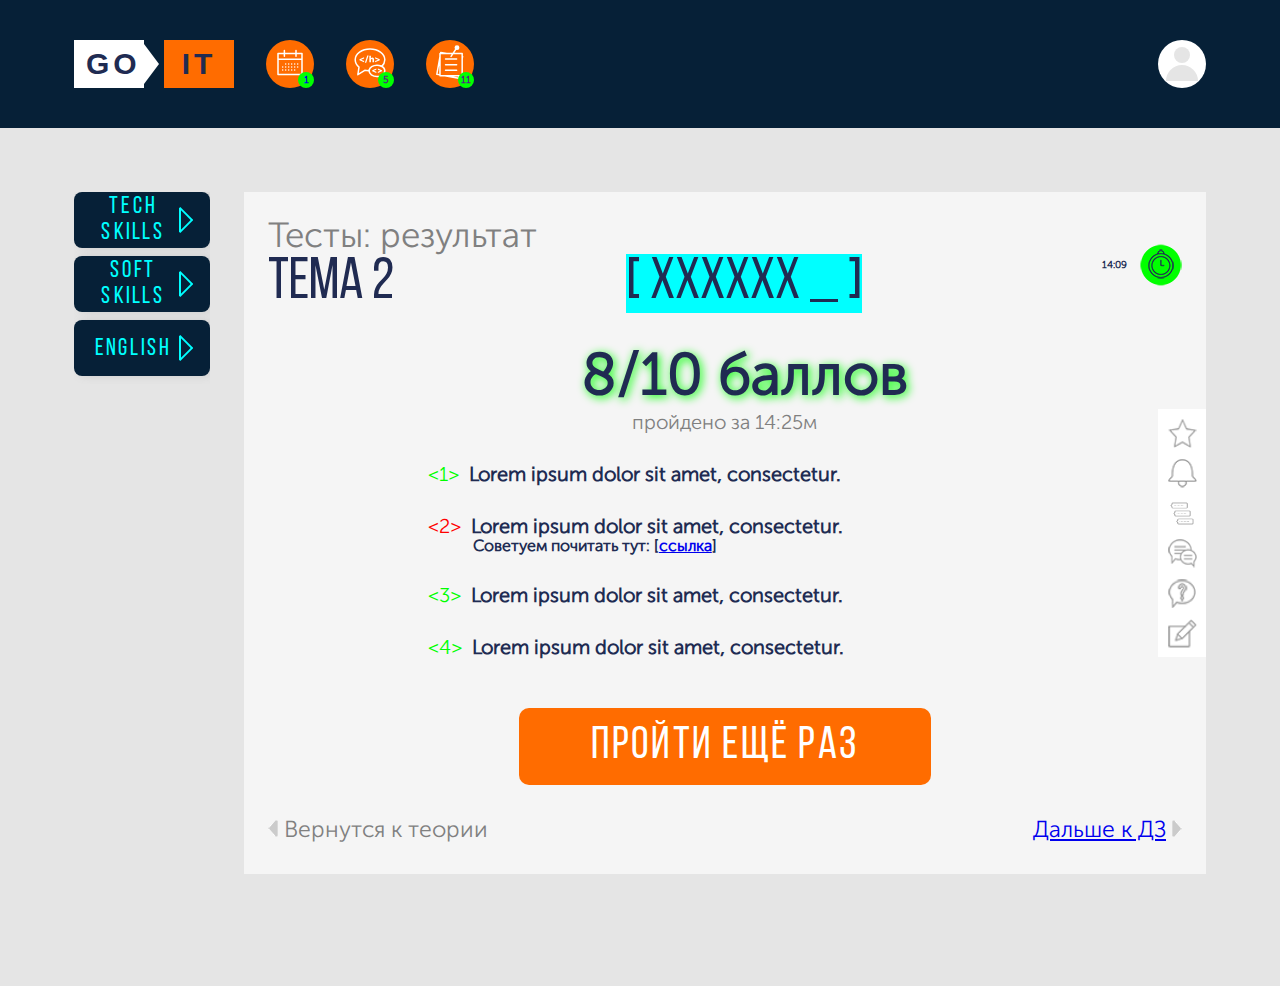
<file: public/testResults.html>
<!DOCTYPE html>
<html lang="en">
<head>
    <meta charset="UTF-8">
    <meta name="viewport" content="width=device-width, initial-scale=1.0">
    <meta http-equiv="X-UA-Compatible" content="ie=edge">
    <link rel="stylesheet" href="css/testsResults.css">
    <title>LMS</title>
</head>
<body>
    <!-- HEADER start -->
    <div class="wrapper">
        <div class="container">
            <div class="header">

                <div class="c-logo">
                    <div class="c-logo__elem c-logo__elem-white">go</div>
                    <div class="c-logo__elem c-logo__elem-orange">it</div>
                </div>
                <div class="c-header__nav-bar">
                    <a class="c-header__icon" href="#">
                        <div class="c-header__icon c-header__icon-calendar">
                            <span class="c-header__tooltip">1</span>
                        </div>
                    </a>
                    <a class="c-header__icon" href="">
                        <div class="c-header__icon c-header__icon-messenger">
                            <span class="c-header__tooltip">5</span>
                        </div>
                    </a>
                    <a class="c-header__icon" href="">
                        <div class="c-header__icon c-header__icon-adv">
                            <span class="c-header__tooltip">11</span>
                        </div>
                    </a>
                </div>
                <div class="c-header__photo-profile">
                    <div class="c-header__photo-profile-circle"></div>
                    <div class="c-header__photo-profile-semicircle"></div>
                </div>

            </div>
        </div>
    </div>
    <!-- HEADER end -->

    <!-- CONTENT start -->
    <div class="wrapper wrapper--light-gray">
        <div class="container">
            <div class="content">
                <!-- LEFT-NAV start -->
                <div class="left-nav">
                    <div class="accord">
                        <ul class="accord__item">
                            <li class="accord__list-item">
                                <input type="checkbox" checked class="accord__checkbox">
                                <i></i>
                                <b></b>
                                <div class="button">
                                    <h2 class="button-lable">tech <br> skills</h2>
                                </div>
                                <div class="small-btn">
                                    <ul class="accord__item">
                                        <i></i>
                                        <li class="small-btn__list-item">[Тема 1 _]</li>
                                        <i></i>
                                        <li class="small-btn__list-item">[Тема 2 _]</li>
                                        <i></i>
                                        <li class="small-btn__list-item">[Тема 3 _]</li>
                                    </ul>
                                </div>
                            </li>
                        </ul>
                        <ul class="accord__item">
                            <li class="accord__list-item">
                                <input type="checkbox" checked class="accord__checkbox">
                                <i></i>
                                <b></b>
                                <div class="button">
                                    <div class="button-lable">
                                        <h2>soft <br> skills</h2>
                                    </div>
                                </div>
                                <div class="small-btn">
                                    <ul class="accord__item">
                                        <i></i>
                                        <li class="small-btn__list-item">[Тема 1 _]</li>
                                        <i></i>
                                        <li class="small-btn__list-item">[Тема 2 _]</li>
                                        <i></i>
                                        <li class="small-btn__list-item">[Тема 3 _]</li>
                                    </ul>
                                </div>
                            </li>
                        </ul>
                        <ul class="accord__item">
                            <li class="accord__list-item">
                                <input type="checkbox" checked class="accord__checkbox">
                                <i></i>
                                <b></b>
                                <div class="button">
                                    <h2 class="button-lable english">english</h2>
                                </div>
                                <div class="small-btn">
                                    <ul class="accord__item">
                                        <i></i>
                                        <li class="small-btn__list-item">[Тема 1 _]</li>
                                        <i></i>
                                        <li class="small-btn__list-item">[Тема 2 _]</li>
                                        <i></i>
                                        <li class="small-btn__list-item">[Тема 3 _]</li>
                                    </ul>
                                </div>
                            </li>
                        </ul>
                    </div>
                </div>
                <!-- LEFT-NAV end -->
                <!-- MAIN start -->
                <div class="main t-main-tests">
                        <div class="t-header">
                        
                        <!-- start t-title -->
                            <div class="t-title">
                                <h1 class="t-title__subtitle">Тесты: результат</h1>
                                <h2 class="t-title__number">Тема 2</h2>
                            </div>
                            <div class="t-theme">
                                <h2 class="t-theme__name t-theme__results">[ XXXXXX _ ]</h2>
                            </div>
                            <div class="t-timer">
                                <p class="t-timer__time">14:09</p>
                                <img class="t-timer__clock" src="img/clock.png" alt="clock-img">
                            </div><!-- end t-title -->
                        </div>
                        
                        <!-- start t-content -->
                        <div class="t-content t-content--margin">
                            <div class="t-results">
                                <p class="t-results__marks">8/10 баллов</p>
                                <p class="t-results__summ-time">пройдено за 14:25м</p>
                            </div>
                        
                            <!-- start t-content__mistakes -->
                            <div class="t-mistakes">
                                <ul class="t-mistakes__list">
                                    <li class="t-mistakes__description"><span class="t-mistakes__numbers"><1></span>Lorem ipsum dolor sit amet, consectetur.</li>
                        
                                    <li class="t-mistakes__description"><span class="t-mistakes__numbers t-mistakes__numbers-wrong"><2></span>Lorem ipsum dolor sit amet, consectetur.
                                         <p class="t-mistakes__explanation">Советуем почитать тут: <span class="t-mistakes__link">[<a href="#">ссылка</a>]</:span></p>
                                    </li>
                        
                                  <!--   <p class="t-mistakes__explanation">Советуем почитать тут: <span class="t-mistakes__link">[<a href="#">ссылка</a>]</:span></p> -->
                        
                                    <li class="t-mistakes__description"><span class="t-mistakes__numbers"><3></span>Lorem ipsum dolor sit amet, consectetur.</li>
                        
                                    <li class="t-mistakes__description"><span class="t-mistakes__numbers"><4></span>Lorem ipsum dolor sit amet, consectetur.</li>
                                </ul>
                            </div> <!-- end t-content__mistakes -->
                        
                            <!-- start t-btn -->
                            
                            <button class="button-big">Пройти ещё раз</button>
                        </div> <!-- end t-content -->
                        
                        <!-- start t-footer -->
                        <div class="t-footer">
                            <div class="t-control">
                            	<img class="t-control__arrow" src="img/left_arrow.gif" alt="left_arrow">
                        		<span class="t-control__word">Вернутся к теории</span>
                        	</div>
                        	<div class="t-control">
                                <a class="t-control__word" href="homework.html">Дальше к ДЗ</a>
                            	<img class="t-control__arrow" src="img/right_arrow.gif" alt="right_arrow">
                        	</div>
                        </div> <!-- end t-footer -->
                      
                    <div class="right-nav">
                        <div class="m-right-nav">
                            <a href="#"
                                class="m-right-nav__item m-right-nav__item-favorites"
                                prompt="[ Добавить в избранное _]">
                            </a>
                            <a href="#"
                                class="m-right-nav__item m-right-nav__item-reminder"
                                prompt="[ Напомнить позже _]">
                            </a>
                            <a href="#"
                                class="m-right-nav__item m-right-nav__item-forum"
                                prompt="[ Обсудить на форуме _]">
                            </a>
                            <a href="#"
                                class="m-right-nav__item m-right-nav__item-chat"
                                prompt="[ Обсудить в чате _]">
                            </a>
                            <a href="#"
                                class="m-right-nav__item m-right-nav__item-mentor"
                                prompt="[ Задать вопрос ментору _]">
                            </a>
                            <a href="#"
                                class="m-right-nav__item m-right-nav__item-select"
                                prompt="[ Выделить текст _]">
                            </a>
                        </div>
                    </div>
                    <!-- RIGHT-NAV end -->
                </div>
            </div>
        </div>
    </div>
    <!-- CONTENT end -->
</body>
</html>
</file>
<file: public/css/registration.css>
@charset "UTF-8";
html, body, body div, span, p, object, iframe, h1, h2, h3, h4, h5, h6, blockquote, address, cite, code, caption, del, dfn, img, ins, kbd, q, samp, em, small, strong, sub, sup, var, b, i, dl, dt, dd, pre, abbr, ol, ul, li, fieldset, form, label, legend, table, tbody, tfoot, thead, tr, th, td, article, aside, figure, section, footer, header, menu, nav, time, mark, audio, video, details, summary {
  padding: 0;
  margin: 0;
  font-size: 100%;
  font-weight: normal;
  vertical-align: baseline;
  background: transparent;
  border: 0; }

main, article, aside, figure, footer, header, nav, section, details, summary {
  display: block; }

html {
  -webkit-box-sizing: border-box;
          box-sizing: border-box; }

*, *:before, *:after {
  -webkit-box-sizing: inherit;
          box-sizing: inherit; }

ul {
  list-style: none; }

a {
  padding: 0;
  margin: 0;
  font-size: 100%;
  vertical-align: baseline;
  background: transparent; }

table {
  border-collapse: separate;
  border-spacing: 0; }

th {
  font-weight: bold;
  vertical-align: bottom; }

td {
  font-weight: normal;
  vertical-align: top; }

input, select {
  vertical-align: middle; }

pre {
  word-wrap: break-word;
  /* IE */
  white-space: pre-line;
  /* CSS 3 (and 2.1 as well, actually) */ }

input[type='radio'], input[type='checkbox'] {
  vertical-align: text-bottom; }

td, td img {
  vertical-align: top; }

label, input[type=button], input[type=submit], input[type=file], button {
  cursor: pointer; }

button, input, select, textarea {
  margin: 0; }

button, input[type=button] {
  width: auto;
  overflow: visible; }

/*
 * ТУТ ВВОДИТСЯ ТЕКСТ
 * ТУТ ТОЖЕ, ЕСЛИ НАДО
 */
@font-face {
  font-family: 'BebasNeueRegular';
  src: url("../fonts/BebasNeueRegular.woff2") format("woff2"), url("../fonts/BebasNeueRegular.woff") format("woff"), url("../fonts/BebasNeueRegular.otf") format("otf"), url("../fonts/BebasNeueRegular.ttf") format("ttf"); }

@font-face {
  font-family: 'Museo Sans Cyrl W03 300';
  src: url("../fonts/Museo Sans Cyrl W03 300.woff2") format("woff2"), url("../fonts/Museo Sans Cyrl W03 300.woff") format("woff"), url("../fonts/Museo Sans Cyrl W03 300.otf") format("otf"), url("../fonts/Museo Sans Cyrl W03 300.ttf") format("ttf"); }

.button-big {
  padding: 0.5rem 3.5rem;
  letter-spacing: 0.14063rem;
  text-transform: uppercase;
  color: #fff;
  border: none;
  border-radius: 0.625rem;
  background-color: #ff6c00;
  font-family: "BebasNeueRegular", "Arial", sans-serif;
  font-size: 1.875rem; }

.button-small {
  padding: 0.5rem 1.5rem;
  letter-spacing: 0.14063rem;
  text-transform: uppercase;
  color: #fff;
  border: none;
  border-radius: 0.9375rem;
  background-color: #ff6c00;
  font-family: "BebasNeueRegular", "Arial", sans-serif;
  font-size: 0.875rem; }

.icon {
  display: block;
  width: 2.5rem;
  height: 2.5rem;
  border: none;
  border-radius: 50%;
  background-color: #ff6c00; }

.close {
  position: absolute;
  width: 2rem;
  height: 2rem;
  color: #ff6c00;
  border: 0.125rem solid transparent;
  border-radius: 50%;
  font-size: 1.25rem;
  text-align: center; }
  .close:hover {
    cursor: default;
    color: #00ffff;
    border: 0.125rem solid #ff6c00;
    border-radius: 50%; }

.logo {
  width: 3.75rem; }
  .logo__img {
    width: 6.5rem; }

.header {
  display: -webkit-box;
  display: -ms-flexbox;
  display: flex;
  -webkit-box-align: center;
      -ms-flex-align: center;
          align-items: center;
  -webkit-box-pack: justify;
      -ms-flex-pack: justify;
          justify-content: space-between;
  padding: 1rem 3rem; }

.container {
  width: 90%;
  margin: 0 auto;
  padding: 0 10px; }

.wrapper {
  min-width: 1024px;
  background-color: #062037; }
  .wrapper--light-gray {
    background-color: #e5e5e5; }
  .wrapper__modal-window {
    position: fixed;
    top: 0;
    left: 0;
    width: 100%;
    min-height: 100vh;
    background-color: rgba(229, 229, 229, 0.5); }
    .wrapper__modal-window--entrance {
      display: none; }
    .wrapper__modal-window--registration {
      display: none; }
    .wrapper__modal-window--end-registration {
      display: none; }

.content {
  position: relative;
  min-height: 960px; }

.left-nav {
  display: -webkit-box;
  display: -ms-flexbox;
  display: flex;
  min-height: 9.375rem;
  background: #061f36;
  -ms-flex-preferred-size: 12%;
      flex-basis: 12%; }

.main {
  position: relative;
  -ms-flex-preferred-size: 85%;
      flex-basis: 85%;
  min-height: 9.375rem;
  background-color: #f5f5f5; }

.right-nav {
  width: 3rem;
  height: 15rem;
  background-color: #fff;
  position: absolute;
  right: 0;
  top: calc(50% - rem(240)/2); }

.modal-window {
  position: absolute;
  top: 50%;
  left: 50%;
  width: 35%;
  min-width: 40rem;
  padding: 1.5rem 5rem 3rem;
  -webkit-transform: translate(-50%, -50%);
      -ms-transform: translate(-50%, -50%);
          transform: translate(-50%, -50%);
  text-align: center;
  background-color: #062037; }
  .modal-window__close {
    top: 0.5rem;
    right: 0.5rem; }
  .modal-window__end-registration {
    min-width: 40rem;
    padding: 8rem; }

.title {
  text-transform: uppercase;
  color: #00ffff;
  font-family: "BebasNeueRegular", "Arial", sans-serif;
  font-size: 3.75rem;
  font-weight: 400; }

.a-entrance {
  display: -webkit-box;
  display: -ms-flexbox;
  display: flex;
  -webkit-box-align: center;
      -ms-flex-align: center;
          align-items: center;
  -webkit-box-orient: vertical;
  -webkit-box-direction: normal;
      -ms-flex-direction: column;
          flex-direction: column;
  max-width: 38rem;
  margin: auto;
  text-align: center;
  color: #fff;
  font-family: "Museo Sans Cyrl W03 300", "Arial", sans-serif; }
  .a-entrance__btn {
    margin-top: 2rem; }
  .a-entrance__input-block {
    margin-top: 1rem; }
    .a-entrance__input-block:first-child {
      margin-top: 4rem;
      max-height: 2rem; }
  .a-entrance__remember-pass {
    font-size: 1rem; }
  .a-entrance__error {
    margin-top: 3rem; }
  .a-entrance__forgot-pass {
    display: block;
    margin-top: 1rem;
    text-decoration: none;
    color: #00ffff;
    font-size: 1.5rem; }
    .a-entrance__forgot-pass:hover {
      color: #ff6c00; }
  .a-entrance__social {
    margin: 2rem auto 0; }

.a-input-block {
  display: -webkit-box;
  display: -ms-flexbox;
  display: flex;
  -webkit-box-orient: horizontal;
  -webkit-box-direction: normal;
      -ms-flex-direction: row;
          flex-direction: row;
  -webkit-box-pack: right;
      -ms-flex-pack: right;
          justify-content: right;
  z-index: 10;
  width: 100%; }
  .a-input-block:first-of-type {
    margin-top: 2.5rem;
    max-height: 2.5rem; }
  .a-input-block__label {
    display: block;
    width: 38%;
    margin-right: 0.5rem;
    font-size: 1.25rem;
    text-align: right; }
  .a-input-block__input {
    width: 100%;
    padding-left: 1rem;
    color: #062037;
    border: none;
    max-height: 2rem;
    background-color: #838b93;
    font-size: 1.25rem; }

.a-checkbox-block {
  z-index: 10;
  display: -webkit-box;
  display: -ms-flexbox;
  display: flex;
  -webkit-box-align: center;
      -ms-flex-align: center;
          align-items: center;
  -webkit-box-pack: right;
      -ms-flex-pack: right;
          justify-content: right;
  margin-top: 1.5rem;
  padding-left: 1rem; }
  .a-checkbox-block__label {
    font-size: 1.125rem; }
  .a-checkbox-block__checkbox {
    display: block;
    width: 1rem;
    height: 1rem;
    margin-right: 1rem; }

.a-social {
  display: -webkit-box;
  display: -ms-flexbox;
  display: flex;
  -ms-flex-pack: distribute;
      justify-content: space-around;
  width: 13.5rem;
  z-index: 10; }
  .a-social__link {
    display: block;
    color: #fff;
    text-decoration: none; }

.a-error {
  visibility: hidden;
  color: #ff0000;
  font-size: 1rem;
  z-index: 10; }

.icon:hover {
  background-color: #ff6c00; }

.icon--facebook {
  background: url("../img/facebook.svg") 0 0/100% no-repeat; }

.icon--google {
  background: url("../img/google.svg") 0 0/100% no-repeat; }

.icon--linkedin {
  background: url("../img/linkedin.svg") 0 0/100% no-repeat; }

.a-entrance--centered {
  margin: 0 auto; }

.star::after {
  position: absolute;
  content: " *";
  color: #ff6c00; }

.correctpass {
  position: relative;
  bottom: 92%;
  left: 350%;
  display: block;
  width: 0.5rem;
  height: 0.5rem;
  color: #0f0; }

.a-input-block__label {
  display: block;
  margin-right: 2rem; }
  .a-input-block__label--rightaligned {
    text-align: right;
    width: 30%;
    margin-right: 2rem;
    font-size: 1.375rem; }
  .a-input-block__label:last-child {
    line-height: 0.5rem; }

.a-input-block__input--size {
  max-width: 64%;
  max-height: 1.5rem;
  padding-left: 1rem;
  color: #062037;
  font-family: "Museo Sans Cyrl W03 300", "Arial", sans-serif;
  font-size: 1.25rem; }

.policylink {
  font-size: 1.125rem;
  display: center;
  -webkit-box-align: right;
      -ms-flex-align: right;
          align-items: right;
  -webkit-box-pack: right;
      -ms-flex-pack: right;
          justify-content: right;
  display: block;
  color: #fff;
  text-decoration: none; }

.policylink::before {
  position: relative;
  left: -40%;
  font-size: 1.375rem;
  content: " *";
  color: #ff6c00; }

.end-registration__text {
  text-align: left;
  color: #fff;
  font-family: "Museo Sans Cyrl W03 300", "Arial", sans-serif;
  font-size: 1.375rem;
  line-height: 2rem; }
  .end-registration__text--link {
    text-decoration: underline;
    -webkit-text-decoration-color: #00ffff;
            text-decoration-color: #00ffff; }
  .end-registration__text--mail {
    color: #00ffff;
    font-size: 1.75rem; }
</file>
<file: public/css/homework.css>
@charset "UTF-8";
html, body, body div, span, p, object, iframe, h1, h2, h3, h4, h5, h6, blockquote, address, cite, code, caption, del, dfn, img, ins, kbd, q, samp, em, small, strong, sub, sup, var, b, i, dl, dt, dd, pre, abbr, ol, ul, li, fieldset, form, label, legend, table, tbody, tfoot, thead, tr, th, td, article, aside, figure, section, footer, header, menu, nav, time, mark, audio, video, details, summary {
  padding: 0;
  margin: 0;
  font-size: 100%;
  font-weight: normal;
  vertical-align: baseline;
  background: transparent;
  border: 0; }

main, article, aside, figure, footer, header, nav, section, details, summary {
  display: block; }

html {
  -webkit-box-sizing: border-box;
          box-sizing: border-box; }

*, *:before, *:after {
  -webkit-box-sizing: inherit;
          box-sizing: inherit; }

ul {
  list-style: none; }

a {
  padding: 0;
  margin: 0;
  font-size: 100%;
  vertical-align: baseline;
  background: transparent; }

table {
  border-collapse: separate;
  border-spacing: 0; }

th {
  font-weight: bold;
  vertical-align: bottom; }

td {
  font-weight: normal;
  vertical-align: top; }

input, select {
  vertical-align: middle; }

pre {
  word-wrap: break-word;
  /* IE */
  white-space: pre-line;
  /* CSS 3 (and 2.1 as well, actually) */ }

input[type='radio'], input[type='checkbox'] {
  vertical-align: text-bottom; }

td, td img {
  vertical-align: top; }

label, input[type=button], input[type=submit], input[type=file], button {
  cursor: pointer; }

button, input, select, textarea {
  margin: 0; }

button, input[type=button] {
  width: auto;
  overflow: visible; }

/*
 * ТУТ ВВОДИТСЯ ТЕКСТ
 * ТУТ ТОЖЕ, ЕСЛИ НАДО
 */
@font-face {
  font-family: 'BebasNeueRegular';
  src: url("../fonts/BebasNeueRegular.woff2") format("woff2"), url("../fonts/BebasNeueRegular.woff") format("woff"), url("../fonts/BebasNeueRegular.otf") format("otf"), url("../fonts/BebasNeueRegular.ttf") format("ttf"); }

@font-face {
  font-family: 'Museo Sans Cyrl W03 300';
  src: url("../fonts/Museo Sans Cyrl W03 300.woff2") format("woff2"), url("../fonts/Museo Sans Cyrl W03 300.woff") format("woff"), url("../fonts/Museo Sans Cyrl W03 300.otf") format("otf"), url("../fonts/Museo Sans Cyrl W03 300.ttf") format("ttf"); }

.button-big {
  padding: 16px 72px;
  letter-spacing: 2.25px;
  text-transform: uppercase;
  color: #fff;
  border: none;
  border-radius: 10px;
  background-color: #ff6c00;
  font-family: "BebasNeueRegular", "Arial", sans-serif;
  font-size: 45px; }

.button-small {
  padding: 8px 32px;
  letter-spacing: 2.25px;
  text-transform: uppercase;
  color: #fff;
  border: none;
  border-radius: 15px;
  background-color: #ff6c00;
  font-family: "BebasNeueRegular", "Arial", sans-serif;
  font-size: 14px; }

.icon {
  display: block;
  width: 50px;
  height: 50px;
  border-radius: 50%;
  background-color: #ff6c00; }

.header {
  display: -webkit-box;
  display: -ms-flexbox;
  display: flex;
  -webkit-box-pack: justify;
      -ms-flex-pack: justify;
          justify-content: space-between;
  -webkit-box-align: center;
      -ms-flex-align: center;
          align-items: center;
  min-height: 128px; }

.c-logo {
  display: -webkit-box;
  display: -ms-flexbox;
  display: flex;
  -webkit-box-pack: justify;
      -ms-flex-pack: justify;
          justify-content: space-between;
  width: 160px;
  color: #202b52;
  text-decoration: none;
  text-transform: uppercase;
  background: #062037; }
  .c-logo__elem {
    display: -webkit-box;
    display: -ms-flexbox;
    display: flex;
    -webkit-box-pack: center;
        -ms-flex-pack: center;
            justify-content: center;
    -webkit-box-align: center;
        -ms-flex-align: center;
            align-items: center;
    width: 70px;
    font-family: Arial, sans-serif;
    font-size: 30px;
    font-weight: 900;
    letter-spacing: 4px; }
    .c-logo__elem-white {
      -webkit-box-pack: start;
          -ms-flex-pack: start;
              justify-content: flex-start;
      padding-left: 12px;
      background: #fff; }
      .c-logo__elem-white::after {
        display: block;
        width: 0;
        height: 0;
        border-top: 24px solid transparent;
        border-bottom: 24px solid transparent;
        border-left: 18px solid #fff;
        content: ""; }
    .c-logo__elem-orange {
      background: #ff6c00; }

.c-header__nav-bar {
  position: absolute;
  display: -webkit-box;
  display: -ms-flexbox;
  display: flex;
  -webkit-box-pack: justify;
      -ms-flex-pack: justify;
          justify-content: space-between;
  width: 208px;
  height: 48px;
  font-family: "Museo Sans Cyrl W03 300", "Arial", sans-serif;
  margin-left: 192px; }

.c-header__icon {
  display: -webkit-box;
  display: -ms-flexbox;
  display: flex;
  -webkit-box-pack: end;
      -ms-flex-pack: end;
          justify-content: flex-end;
  -webkit-box-align: end;
      -ms-flex-align: end;
          align-items: flex-end;
  width: 48px;
  height: 48px;
  text-decoration: none;
  border-radius: 50%; }
  .c-header__icon-calendar {
    background: url(../img/calendar-icon.svg) no-repeat center;
    background-color: #ff6c00; }
  .c-header__icon-messenger {
    background: url(../img/messenger-icon.svg) no-repeat center;
    background-color: #ff6c00; }
  .c-header__icon-adv {
    background: url(../img/adv-icon.svg) no-repeat center;
    background-color: #ff6c00; }

.c-header__tooltip {
  width: 16px;
  height: 16px;
  font-size: 10px;
  font-weight: bold;
  line-height: 16px;
  text-align: center;
  background: #00ff00;
  border-radius: 50%; }

.c-header__tooltip:hover {
  -webkit-transform: scale(1.1);
      -ms-transform: scale(1.1);
          transform: scale(1.1); }

.c-header__photo-profile {
  display: -webkit-box;
  display: -ms-flexbox;
  display: flex;
  -webkit-box-orient: vertical;
  -webkit-box-direction: normal;
      -ms-flex-direction: column;
          flex-direction: column;
  -webkit-box-pack: center;
      -ms-flex-pack: center;
          justify-content: center;
  -webkit-box-align: center;
      -ms-flex-align: center;
          align-items: center;
  width: 48px;
  height: 48px;
  background-color: #fff;
  border-radius: 50%; }
  .c-header__photo-profile-circle {
    width: 16px;
    height: 16px;
    margin-bottom: 2px;
    background-color: #e5e5e5;
    border-radius: 50%; }
  .c-header__photo-profile-semicircle {
    width: 32px;
    height: 16px;
    background-color: #e5e5e5;
    border-radius: 48px 48px 0 0; }

.container {
  width: 90%;
  margin: 0 auto;
  padding: 0 10px; }

.wrapper {
  min-width: 1024px;
  background-color: #062037; }
  .wrapper--light-gray {
    background-color: #e5e5e5; }

.content {
  display: -webkit-box;
  display: -ms-flexbox;
  display: flex;
  -webkit-box-pack: justify;
      -ms-flex-pack: justify;
          justify-content: space-between;
  padding: 64px 0 112px;
  min-height: 720px; }

.main {
  position: relative;
  -ms-flex-preferred-size: 85%;
      flex-basis: 85%;
  min-height: 150px;
  background-color: #f5f5f5; }

.right-nav {
  position: absolute;
  top: calc(50% - 248px/2);
  right: 0;
  width: 48px;
  background-color: #fff; }

.d-homework {
  padding: 32px; }

.d-comments {
  width: 60%;
  margin: 200px auto 0; }
  .d-comments-form {
    display: -webkit-box;
    display: -ms-flexbox;
    display: flex;
    -webkit-box-pack: justify;
        -ms-flex-pack: justify;
            justify-content: space-between;
    -webkit-box-align: center;
        -ms-flex-align: center;
            align-items: center;
    width: 100%; }
  .d-comments__name {
    position: relative; }
  .d-comments__name::before {
    content: "Комментарии";
    position: absolute;
    top: -32px;
    left: 16px;
    display: block;
    font-family: "Museo Sans Cyrl W03 300", "Arial", sans-serif;
    color: #202b52;
    font-size: 15px;
    font-weight: bold; }
  .d-comments__title {
    width: 70%;
    font-family: "Museo Sans Cyrl W03 300", "Arial", sans-serif;
    font-size: 13px;
    text-transform: none;
    color: #000;
    border: none;
    border-radius: 10px;
    padding: 4px 16px;
    margin: 0 auto; }
  .d-comments__title:focus {
    outline: none; }
  .d-comments__send {
    border: none;
    font-family: "BebasNeueRegular", "Arial", sans-serif;
    font-size: 13px;
    color: #fff;
    line-height: 24px;
    text-transform: uppercase;
    width: 112px;
    height: 24px;
    background: #ff6c00;
    border-radius: 10px; }

.d-nav {
  display: -webkit-box;
  display: -ms-flexbox;
  display: flex;
  -webkit-box-orient: horizontal;
  -webkit-box-direction: normal;
      -ms-flex-direction: row;
          flex-direction: row;
  -webkit-box-pack: justify;
      -ms-flex-pack: justify;
          justify-content: space-between;
  -webkit-box-align: end;
      -ms-flex-align: end;
          align-items: flex-end;
  margin-top: 60px; }
  .d-nav__left, .d-nav__right {
    text-decoration: none;
    font-family: "Museo Sans Cyrl W03 300", "Arial", sans-serif;
    font-size: 23px;
    color: #808080; }
  .d-nav__left:before {
    content: '';
    display: inline-block;
    vertical-align: middle;
    -webkit-box-sizing: border-box;
            box-sizing: border-box;
    border: 10px solid transparent;
    margin-right: 10px;
    border-right: 10px solid #cbcbcb; }
  .d-nav__right:after {
    content: '';
    display: inline-block;
    vertical-align: middle;
    -webkit-box-sizing: border-box;
            box-sizing: border-box;
    border: 10px solid transparent;
    margin-left: 10px;
    border-left: 10px solid #cbcbcb; }

.d-theme {
  margin-top: 16px; }
  .d-theme__number {
    display: inline-block;
    font-family: "BebasNeueRegular", "Arial", sans-serif;
    text-transform: uppercase;
    color: #202b52;
    font-size: 54px;
    width: 20%; }
  .d-theme__title {
    display: inline-block;
    font-family: "BebasNeueRegular", "Arial", sans-serif;
    text-transform: uppercase;
    text-align: center;
    color: #202b52;
    font-size: 54px;
    width: 60%;
    margin: 0 auto; }
  .d-theme__desc {
    font-family: "Museo Sans Cyrl W03 300", "Arial", sans-serif;
    font-size: 16px;
    color: #202b52;
    width: 60%;
    margin: 0 auto; }

.d-header {
  display: -webkit-box;
  display: -ms-flexbox;
  display: flex;
  -webkit-box-pack: justify;
      -ms-flex-pack: justify;
          justify-content: space-between; }

.d-page-title {
  color: #808080;
  font-family: "Museo Sans Cyrl W03 300", "Arial", sans-serif;
  font-size: 28px; }

.d-timeCounter {
  display: -webkit-box;
  display: -ms-flexbox;
  display: flex;
  -webkit-box-align: center;
      -ms-flex-align: center;
          align-items: center; }
  .d-timeCounter__text {
    color: #202b52;
    font-family: "Museo Sans Cyrl W03 300", "Arial", sans-serif;
    font-size: 12px;
    font-weight: 600;
    text-indent: 46px;
    margin-right: 2px; }
    .d-timeCounter__text--time {
      text-align: right; }
  .d-timeCounter__img {
    width: 42px;
    height: 42px;
    background: url("../img/clock.png");
    background-size: contain; }

.d-rating {
  width: 60%;
  margin: 16px auto 0; }
  .d-rating-form {
    display: -webkit-box;
    display: -ms-flexbox;
    display: flex;
    -webkit-box-pack: justify;
        -ms-flex-pack: justify;
            justify-content: space-between;
    -webkit-box-align: center;
        -ms-flex-align: center;
            align-items: center;
    width: 100%; }
  .d-rating__choose {
    width: 70%;
    font-family: "Museo Sans Cyrl W03 300", "Arial", sans-serif;
    font-size: 13px;
    text-transform: none;
    color: #000;
    border: none;
    border-radius: 10px;
    padding: 4px 16px;
    margin: 0 auto; }
  .d-rating__choose:focus {
    outline: none; }
  .d-rating__done {
    border: none;
    font-family: "BebasNeueRegular", "Arial", sans-serif;
    font-size: 13px;
    color: #fff;
    line-height: 24px;
    text-transform: uppercase;
    width: 112px;
    height: 24px;
    background: #ff6c00;
    border-radius: 10px; }
  .d-rating__line {
    color: #202b52;
    font-size: 36px;
    font-family: "Museo Sans Cyrl W03 300", "Arial", sans-serif;
    text-align: center;
    margin-top: 25px;
    letter-spacing: 2px;
    line-height: 48px;
    font-weight: bold; }
  .d-rating__digit {
    font-weight: bold;
    text-shadow: 0px 0px 5px #ff0000; }

.m-right-nav {
  display: -webkit-box;
  display: -ms-flexbox;
  display: flex;
  padding: 8px 0;
  -ms-flex-flow: wrap;
      flex-flow: wrap;
  -webkit-box-pack: center;
      -ms-flex-pack: center;
          justify-content: center; }

.m-right-nav__item {
  position: relative;
  display: block;
  width: 32px;
  height: 32px;
  margin-bottom: 8px;
  -webkit-transition: linear 0.3s;
  -o-transition: linear 0.3s;
  transition: linear 0.3s; }
  .m-right-nav__item:last-child {
    margin-bottom: 0; }
  .m-right-nav__item-favorites {
    background: url("../img/m-right-nav/add-to-favorites.png") no-repeat center; }
    .m-right-nav__item-favorites:hover {
      background: url("../img/m-right-nav/add-to-favorites-hover.png") no-repeat center; }
  .m-right-nav__item-reminder {
    background: url("../img/m-right-nav/remind-me-later.png") no-repeat center; }
    .m-right-nav__item-reminder:hover {
      background: url("../img/m-right-nav/remind-me-later-hover.png") no-repeat center; }
  .m-right-nav__item-forum {
    background: url("../img/m-right-nav/forum.png") no-repeat center; }
    .m-right-nav__item-forum:hover {
      background: url("../img/m-right-nav/forum-hover.png") no-repeat center; }
  .m-right-nav__item-chat {
    background: url("../img/m-right-nav/chat.png") no-repeat center; }
    .m-right-nav__item-chat:hover {
      background: url("../img/m-right-nav/chat-hover.png") no-repeat center; }
  .m-right-nav__item-mentor {
    background: url("../img/m-right-nav/ask-a-mentor.png") no-repeat center; }
    .m-right-nav__item-mentor:hover {
      background: url("../img/m-right-nav/ask-a-mentor-hover.png") no-repeat center; }
  .m-right-nav__item-select {
    background: url("../img/m-right-nav/select-text.png") no-repeat center; }
    .m-right-nav__item-select:hover {
      background: url("../img/m-right-nav/select-text-hover.png") no-repeat center; }
  .m-right-nav__item {
    background-size: 90% 90%; }
  .m-right-nav__item:hover {
    background-size: 100% 100%;
    -webkit-transition: linear 0.3s;
    -o-transition: linear 0.3s;
    transition: linear 0.3s; }
  .m-right-nav__item:hover::after {
    position: absolute;
    width: -webkit-max-content;
    width: -moz-max-content;
    width: max-content;
    padding: 4px 10px;
    font-size: 0.875rem;
    color: #000;
    background: rgba(0, 255, 255, 0.8);
    border-radius: 40px;
    border-top-right-radius: 0;
    content: attr(prompt);
    -webkit-transform: translate(-105%, 25%);
        -ms-transform: translate(-105%, 25%);
            transform: translate(-105%, 25%); }

.c-container-button {
  min-height: 48px;
  background-color: #062037;
  border-radius: 8px;
  margin-bottom: 8px; }

.c-container-item {
  padding: 12px 16px;
  letter-spacing: 2.25px;
  text-transform: uppercase;
  border: none;
  color: #00ffff;
  font-family: "BebasNeueRegular", "Arial", sans-serif;
  font-size: 20px;
  text-transform: uppercase;
  letter-spacing: 2.25px; }

.left-nav {
  min-width: 168px;
  -ms-flex-preferred-size: 12%;
      flex-basis: 12%;
  background: #e5e5e5; }

.accord {
  width: 100%;
  min-height: 0;
  display: block;
  overflow: hidden; }

.button {
  width: 100%;
  min-width: 136px;
  height: 56px;
  background-color: #062037;
  border-radius: 8px;
  padding: 0 24px 0 6px;
  -webkit-box-shadow: 4px 0 8px #cbcbcb;
          box-shadow: 4px 0 8px #cbcbcb; }

.button-lable {
  letter-spacing: 2.25px;
  text-transform: uppercase;
  border: none;
  color: #00ffff;
  font-family: "BebasNeueRegular", "Arial", sans-serif;
  font-size: 24px;
  text-align: center;
  padding: 2px;
  line-height: 26px;
  -webkit-box-sizing: border-box;
          box-sizing: border-box; }

.english {
  line-height: 54px; }

.small-btn {
  overflow: hidden;
  max-height: 400px;
  opacity: 1;
  -webkit-transform: translate(0, 0);
      -ms-transform: translate(0, 0);
          transform: translate(0, 0);
  background-color: #f5f5f5; }

.small-btn__list-item {
  text-transform: uppercase;
  font-family: "BebasNeueRegular", "Arial", sans-serif;
  font-size: 24px;
  display: block;
  padding: 24px 40px 0; }

.small-btn__list-item:last-child {
  padding-bottom: 24px; }

.accord__item {
  list-style: none;
  -webkit-perspective: 900;
          perspective: 900;
  padding: 0;
  margin: 0; }

.accord__item .accord__list-item .accord__checkbox[type=checkbox] {
  position: absolute;
  cursor: pointer;
  width: 100%;
  height: 100%;
  margin: 0;
  padding: 0;
  opacity: 0; }

.accord__item .accord__list-item .accord__checkbox[type=checkbox]:checked ~ .small-btn {
  margin-top: 0;
  max-height: 0;
  opacity: 0;
  -webkit-transform: translate(0, 50%);
      -ms-transform: translate(0, 50%);
          transform: translate(0, 50%); }

.accord__item .accord__list-item .accord__checkbox[type=checkbox]:checked ~ .button {
  margin-bottom: 8px; }

.accord__item .accord__list-item i {
  position: absolute;
  -webkit-transform: translate(-6px, 0);
      -ms-transform: translate(-6px, 0);
          transform: translate(-6px, 0);
  margin-top: 19px;
  right: 25px; }

.accord__item .accord__list-item .small-btn i {
  margin-top: 32px;
  left: 24px; }

.accord__item .accord__list-item b {
  position: absolute;
  -webkit-transform: translate(-6px, 0);
      -ms-transform: translate(-6px, 0);
          transform: translate(-6px, 0);
  margin-top: 10px;
  right: 25px; }

.accord__item .accord__list-item b:before,
.accord__item .accord__list-item i:after,
.accord__item .accord__list-item i:before {
  content: "";
  position: absolute;
  background-color: #00ffff;
  width: 2px;
  height: 18px; }

.accord__item .accord__list-item .small-btn i:after,
.accord__item .accord__list-item .small-btn i:before {
  width: 3px;
  height: 12px; }

.accord__item .accord__list-item b:before {
  height: 24px;
  -webkit-transform: translate(0, 0) rotate(90deg);
      -ms-transform: translate(0, 0) rotate(90deg);
          transform: translate(0, 0) rotate(90deg); }

.accord__item .accord__list-item i:before {
  -webkit-transform: translate(-6px, 0) rotate(-45deg);
      -ms-transform: translate(-6px, 0) rotate(-45deg);
          transform: translate(-6px, 0) rotate(-45deg); }

.accord__item .accord__list-item i:after {
  -webkit-transform: translate(6px, 0) rotate(45deg);
      -ms-transform: translate(6px, 0) rotate(45deg);
          transform: translate(6px, 0) rotate(45deg); }

.accord__item .accord__list-item .small-btn i:before {
  -webkit-transform: translate(3px, 4px) rotate(140deg);
      -ms-transform: translate(3px, 4px) rotate(140deg);
          transform: translate(3px, 4px) rotate(140deg); }

.accord__item .accord__list-item .small-btn i:after {
  -webkit-transform: translate(3px, -4px) rotate(-140deg);
      -ms-transform: translate(3px, -4px) rotate(-140deg);
          transform: translate(3px, -4px) rotate(-140deg); }

.accord__item .accord__list-item .accord__checkbox[type=checkbox]:checked ~ i:before {
  -webkit-transform: translate(6px, 6px) rotate(225deg);
      -ms-transform: translate(6px, 6px) rotate(225deg);
          transform: translate(6px, 6px) rotate(225deg); }

.accord__item .accord__list-item .accord__checkbox[type=checkbox]:checked ~ i:after {
  -webkit-transform: translate(6px, -6px) rotate(-225deg);
      -ms-transform: translate(6px, -6px) rotate(-225deg);
          transform: translate(6px, -6px) rotate(-225deg); }

.accord__item .accord__list-item .accord__checkbox[type=checkbox]:checked ~ b:before {
  -webkit-transform: translate(0, 0) rotate(180deg);
      -ms-transform: translate(0, 0) rotate(180deg);
          transform: translate(0, 0) rotate(180deg);
  margin-top: 6px; }
</file>
<file: public/css/materials.css>
@charset "UTF-8";
html, body, body div, span, p, object, iframe, h1, h2, h3, h4, h5, h6, blockquote, address, cite, code, caption, del, dfn, img, ins, kbd, q, samp, em, small, strong, sub, sup, var, b, i, dl, dt, dd, pre, abbr, ol, ul, li, fieldset, form, label, legend, table, tbody, tfoot, thead, tr, th, td, article, aside, figure, section, footer, header, menu, nav, time, mark, audio, video, details, summary {
  padding: 0;
  margin: 0;
  font-size: 100%;
  font-weight: normal;
  vertical-align: baseline;
  background: transparent;
  border: 0; }

main, article, aside, figure, footer, header, nav, section, details, summary {
  display: block; }

html {
  -webkit-box-sizing: border-box;
          box-sizing: border-box; }

*, *:before, *:after {
  -webkit-box-sizing: inherit;
          box-sizing: inherit; }

ul {
  list-style: none; }

a {
  padding: 0;
  margin: 0;
  font-size: 100%;
  vertical-align: baseline;
  background: transparent; }

table {
  border-collapse: separate;
  border-spacing: 0; }

th {
  font-weight: bold;
  vertical-align: bottom; }

td {
  font-weight: normal;
  vertical-align: top; }

input, select {
  vertical-align: middle; }

pre {
  word-wrap: break-word;
  /* IE */
  white-space: pre-line;
  /* CSS 3 (and 2.1 as well, actually) */ }

input[type='radio'], input[type='checkbox'] {
  vertical-align: text-bottom; }

td, td img {
  vertical-align: top; }

label, input[type=button], input[type=submit], input[type=file], button {
  cursor: pointer; }

button, input, select, textarea {
  margin: 0; }

button, input[type=button] {
  width: auto;
  overflow: visible; }

/*
 * ТУТ ВВОДИТСЯ ТЕКСТ
 * ТУТ ТОЖЕ, ЕСЛИ НАДО
 */
@font-face {
  font-family: 'BebasNeueRegular';
  src: url("../fonts/BebasNeueRegular.woff2") format("woff2"), url("../fonts/BebasNeueRegular.woff") format("woff"), url("../fonts/BebasNeueRegular.otf") format("otf"), url("../fonts/BebasNeueRegular.ttf") format("ttf"); }

@font-face {
  font-family: 'Museo Sans Cyrl W03 300';
  src: url("../fonts/Museo Sans Cyrl W03 300.woff2") format("woff2"), url("../fonts/Museo Sans Cyrl W03 300.woff") format("woff"), url("../fonts/Museo Sans Cyrl W03 300.otf") format("otf"), url("../fonts/Museo Sans Cyrl W03 300.ttf") format("ttf"); }

.button-big {
  padding: 16px 72px;
  letter-spacing: 2.25px;
  text-transform: uppercase;
  color: #fff;
  border: none;
  border-radius: 10px;
  background-color: #ff6c00;
  font-family: "BebasNeueRegular", "Arial", sans-serif;
  font-size: 45px; }

.button-small {
  padding: 8px 32px;
  letter-spacing: 2.25px;
  text-transform: uppercase;
  color: #fff;
  border: none;
  border-radius: 15px;
  background-color: #ff6c00;
  font-family: "BebasNeueRegular", "Arial", sans-serif;
  font-size: 14px; }

.icon {
  display: block;
  width: 50px;
  height: 50px;
  border-radius: 50%;
  background-color: #ff6c00; }

.header {
  display: -webkit-box;
  display: -ms-flexbox;
  display: flex;
  -webkit-box-pack: justify;
      -ms-flex-pack: justify;
          justify-content: space-between;
  -webkit-box-align: center;
      -ms-flex-align: center;
          align-items: center;
  min-height: 128px;
  padding: 40px; }

.c-logo {
  display: -webkit-box;
  display: -ms-flexbox;
  display: flex;
  -webkit-box-pack: justify;
      -ms-flex-pack: justify;
          justify-content: space-between;
  width: 160px;
  color: #202b52;
  text-transform: uppercase;
  background: #062037; }
  .c-logo__elem {
    display: -webkit-box;
    display: -ms-flexbox;
    display: flex;
    -webkit-box-pack: center;
        -ms-flex-pack: center;
            justify-content: center;
    -webkit-box-align: center;
        -ms-flex-align: center;
            align-items: center;
    width: 70px;
    font-family: Arial, sans-serif;
    font-size: 30px;
    font-weight: 900;
    letter-spacing: 4px; }
    .c-logo__elem-white {
      -webkit-box-pack: start;
          -ms-flex-pack: start;
              justify-content: flex-start;
      padding-left: 12px;
      background: #fff; }
      .c-logo__elem-white::after {
        display: block;
        width: 0;
        height: 0;
        border-top: 24px solid transparent;
        border-bottom: 24px solid transparent;
        border-left: 18px solid #fff;
        content: ""; }
    .c-logo__elem-orange {
      background: #ff6c00; }

.c-header__nav-bar {
  position: absolute;
  display: -webkit-box;
  display: -ms-flexbox;
  display: flex;
  -webkit-box-pack: justify;
      -ms-flex-pack: justify;
          justify-content: space-between;
  width: 208px;
  height: 48px;
  font-family: "Museo Sans Cyrl W03 300", "Arial", sans-serif;
  margin-left: 192px; }

.c-header__icon {
  display: -webkit-box;
  display: -ms-flexbox;
  display: flex;
  -webkit-box-pack: end;
      -ms-flex-pack: end;
          justify-content: flex-end;
  -webkit-box-align: end;
      -ms-flex-align: end;
          align-items: flex-end;
  width: 48px;
  height: 48px;
  text-decoration: none;
  border-radius: 50%; }
  .c-header__icon-calendar {
    background: url(../img/calendar-icon.svg) no-repeat center;
    background-color: #ff6c00; }
  .c-header__icon-messenger {
    background: url(../img/messenger-icon.svg) no-repeat center;
    background-color: #ff6c00; }
  .c-header__icon-adv {
    background: url(../img/adv-icon.svg) no-repeat center;
    background-color: #ff6c00; }

.c-header__tooltip {
  width: 16px;
  height: 16px;
  font-size: 10px;
  font-weight: bold;
  line-height: 16px;
  text-align: center;
  background: #00ff00;
  border-radius: 50%; }

.c-header__tooltip:hover {
  -webkit-transform: scale(1.1);
      -ms-transform: scale(1.1);
          transform: scale(1.1); }

.c-header__photo-profile {
  display: -webkit-box;
  display: -ms-flexbox;
  display: flex;
  -webkit-box-orient: vertical;
  -webkit-box-direction: normal;
      -ms-flex-direction: column;
          flex-direction: column;
  -webkit-box-pack: center;
      -ms-flex-pack: center;
          justify-content: center;
  -webkit-box-align: center;
      -ms-flex-align: center;
          align-items: center;
  width: 48px;
  height: 48px;
  background-color: #fff;
  border-radius: 50%; }
  .c-header__photo-profile-circle {
    width: 16px;
    height: 16px;
    margin-bottom: 2px;
    background-color: #e5e5e5;
    border-radius: 50%; }
  .c-header__photo-profile-semicircle {
    width: 32px;
    height: 16px;
    background-color: #e5e5e5;
    border-radius: 48px 48px 0 0; }

.container {
  width: 90%;
  margin: 0 auto;
  padding: 0 10px; }

.wrapper {
  min-width: 1024px;
  background-color: #062037; }
  .wrapper--light-gray {
    background-color: #e5e5e5; }

.content {
  display: -webkit-box;
  display: -ms-flexbox;
  display: flex;
  -webkit-box-pack: justify;
      -ms-flex-pack: justify;
          justify-content: space-between;
  padding: 64px 0 112px;
  min-height: 720px; }

.m-header {
  display: -webkit-box;
  display: -ms-flexbox;
  display: flex;
  -webkit-box-pack: justify;
      -ms-flex-pack: justify;
          justify-content: space-between;
  -webkit-box-align: end;
      -ms-flex-align: end;
          align-items: flex-end; }
  .m-header__caption {
    font-family: "BebasNeueRegular", "Arial", sans-serif;
    font-size: 48px;
    color: #202b52; }
  .m-header__title {
    padding: 0 16px 0 8px;
    font-family: "BebasNeueRegular", "Arial", sans-serif;
    font-size: 48px;
    color: #202b52;
    background: #00ffff; }

.caption__title {
  font-family: "Museo Sans Cyrl W03 300", "Arial", sans-serif;
  font-size: 24px;
  color: #808080; }

.m-btn-test {
  display: block;
  margin-top: 24px;
  text-decoration: none;
  -webkit-box-shadow: 0 0 2px #000;
          box-shadow: 0 0 2px #000; }

.m-timer {
  display: -webkit-inline-box;
  display: -ms-inline-flexbox;
  display: inline-flex;
  font-family: "Museo Sans Cyrl W03 300", "Arial", sans-serif;
  -webkit-box-align: center;
      -ms-flex-align: center;
          align-items: center;
  -webkit-box-pack: end;
      -ms-flex-pack: end;
          justify-content: flex-end; }
  .m-timer__time {
    font-size: 0.75rem;
    text-align: right; }
  .m-timer__img {
    background: url(../img/materialHeader/time.png) no-repeat center/cover; }

.m-content {
  padding-top: 20px;
  padding-right: 10px;
  font-family: "Museo Sans Cyrl W03 300", "Arial", sans-serif;
  font-size: 0.875rem;
  word-wrap: break-word; }
  .m-content__text {
    display: block;
    margin-bottom: 16px; }

.m-btn-up {
  position: absolute;
  right: 24px;
  bottom: 32px;
  z-index: 1;
  display: block;
  width: 40px;
  height: 40px;
  background: #ff6c00;
  border-radius: 50%;
  opacity: 0.5;
  -webkit-transition: 0.5s;
  -o-transition: 0.5s;
  transition: 0.5s; }
  .m-btn-up::after {
    display: block;
    content: '';
    height: 100%;
    background: white;
    -webkit-clip-path: polygon(15% 70%, 50% 15%, 85% 70%);
            clip-path: polygon(15% 70%, 50% 15%, 85% 70%); }
  .m-btn-up:hover {
    opacity: 0.7;
    -webkit-transition: 0.5s;
    -o-transition: 0.5s;
    transition: 0.5s; }

.main {
  position: relative;
  min-height: 150px;
  padding: 40px;
  background-color: #f5f5f5;
  -ms-flex-preferred-size: 85%;
      flex-basis: 85%; }

.right-nav {
  position: absolute;
  top: calc(50% - 248px/2);
  right: 0;
  width: 48px;
  background-color: #fff; }

.m-highlight {
  display: none;
  width: 96px;
  height: 48px;
  border-radius: 6px;
  background-color: #ff6c00; }
  .m-highlight__visible {
    position: relative;
    display: none;
    -ms-flex-pack: distribute;
        justify-content: space-around;
    width: 92px;
    height: 44px;
    margin: 0 auto; }
    .m-highlight__visible:before {
      position: absolute;
      top: 48px;
      left: auto;
      width: 0;
      height: 0;
      content: ' ';
      border: 9px solid;
      border-color: #ff6c00 transparent transparent transparent; }
    .m-highlight__visible-notepad {
      width: 32px;
      height: 32px;
      margin: auto 0;
      cursor: pointer;
      border: none;
      background: url("/img/notepad1.svg") no-repeat center/contain; }
    .m-highlight__visible-cut {
      width: 32px;
      height: 32px;
      margin: auto 0;
      cursor: pointer;
      border: none;
      background: url("/img/price.svg") no-repeat center/contain; }

.invisible {
  visibility: hidden; }

.m-right-nav {
  display: -webkit-box;
  display: -ms-flexbox;
  display: flex;
  padding: 8px 0;
  -ms-flex-flow: wrap;
      flex-flow: wrap;
  -webkit-box-pack: center;
      -ms-flex-pack: center;
          justify-content: center; }

.m-right-nav__item {
  position: relative;
  display: block;
  width: 32px;
  height: 32px;
  margin-bottom: 8px;
  -webkit-transition: linear 0.3s;
  -o-transition: linear 0.3s;
  transition: linear 0.3s; }
  .m-right-nav__item:last-child {
    margin-bottom: 0; }
  .m-right-nav__item-favorites {
    background: url("../img/m-right-nav/add-to-favorites.png") no-repeat center; }
    .m-right-nav__item-favorites:hover {
      background: url("../img/m-right-nav/add-to-favorites-hover.png") no-repeat center; }
  .m-right-nav__item-reminder {
    background: url("../img/m-right-nav/remind-me-later.png") no-repeat center; }
    .m-right-nav__item-reminder:hover {
      background: url("../img/m-right-nav/remind-me-later-hover.png") no-repeat center; }
  .m-right-nav__item-forum {
    background: url("../img/m-right-nav/forum.png") no-repeat center; }
    .m-right-nav__item-forum:hover {
      background: url("../img/m-right-nav/forum-hover.png") no-repeat center; }
  .m-right-nav__item-chat {
    background: url("../img/m-right-nav/chat.png") no-repeat center; }
    .m-right-nav__item-chat:hover {
      background: url("../img/m-right-nav/chat-hover.png") no-repeat center; }
  .m-right-nav__item-mentor {
    background: url("../img/m-right-nav/ask-a-mentor.png") no-repeat center; }
    .m-right-nav__item-mentor:hover {
      background: url("../img/m-right-nav/ask-a-mentor-hover.png") no-repeat center; }
  .m-right-nav__item-select {
    background: url("../img/m-right-nav/select-text.png") no-repeat center; }
    .m-right-nav__item-select:hover {
      background: url("../img/m-right-nav/select-text-hover.png") no-repeat center; }
  .m-right-nav__item {
    background-size: 90% 90%; }
  .m-right-nav__item:hover {
    background-size: 100% 100%;
    -webkit-transition: linear 0.3s;
    -o-transition: linear 0.3s;
    transition: linear 0.3s; }
  .m-right-nav__item:hover::after {
    position: absolute;
    width: -webkit-max-content;
    width: -moz-max-content;
    width: max-content;
    padding: 4px 10px;
    font-size: 0.875rem;
    color: #000;
    background: rgba(0, 255, 255, 0.8);
    border-radius: 40px;
    border-top-right-radius: 0;
    content: attr(prompt);
    -webkit-transform: translate(-105%, 25%);
        -ms-transform: translate(-105%, 25%);
            transform: translate(-105%, 25%); }

.c-container-button {
  min-height: 48px;
  background-color: #062037;
  border-radius: 8px;
  margin-bottom: 8px; }

.c-container-item {
  padding: 12px 16px;
  letter-spacing: 2.25px;
  text-transform: uppercase;
  border: none;
  color: #00ffff;
  font-family: "BebasNeueRegular", "Arial", sans-serif;
  font-size: 20px;
  text-transform: uppercase;
  letter-spacing: 2.25px; }

.left-nav {
  display: -webkit-box;
  display: -ms-flexbox;
  display: flex;
  min-height: 150px;
  -ms-flex-preferred-size: 12%;
      flex-basis: 12%;
  background: #e5e5e5;
  flex-basis: 12%; }

.t-header {
  display: -webkit-box;
  display: -ms-flexbox;
  display: flex;
  -webkit-box-orient: horizontal;
  -webkit-box-direction: normal;
      -ms-flex-direction: row;
          flex-direction: row;
  -webkit-box-pack: justify;
      -ms-flex-pack: justify;
          justify-content: space-between;
  min-height: 200 px; }

.t-title {
  display: -webkit-box;
  display: -ms-flexbox;
  display: flex;
  -webkit-box-orient: vertical;
  -webkit-box-direction: normal;
      -ms-flex-direction: column;
          flex-direction: column;
  -webkit-box-pack: justify;
      -ms-flex-pack: justify;
          justify-content: space-between;
  padding-top: 20px;
  padding-left: 30px; }
  .t-title__subtitle {
    padding-bottom: 20px;
    font-family: "Museo Sans Cyrl W03 300", "Arial", sans-serif;
    font-size: 35px;
    color: #808080; }
  .t-title__number {
    font-family: "BebasNeueRegular", "Arial", sans-serif;
    font-size: 58px;
    color: #202b52; }

.t-theme {
  display: -webkit-box;
  display: -ms-flexbox;
  display: flex;
  -webkit-box-align: end;
      -ms-flex-align: end;
          align-items: flex-end; }
  .t-theme__name {
    font-family: "BebasNeueRegular", "Arial", sans-serif;
    font-size: 58px;
    color: #202b52;
    background-color: #00ffff; }

.t-timer {
  display: -webkit-box;
  display: -ms-flexbox;
  display: flex;
  -webkit-box-orient: horizontal;
  -webkit-box-direction: normal;
      -ms-flex-direction: row;
          flex-direction: row;
  -webkit-box-pack: end;
      -ms-flex-pack: end;
          justify-content: flex-end;
  -webkit-box-align: start;
      -ms-flex-align: start;
          align-items: start;
  padding-right: 36px; }
  .t-timer__time {
    padding-top: 30px;
    font-family: "Museo Sans Cyrl W03 300", "Arial", sans-serif;
    font-size: 10px;
    font-weight: 500;
    color: #202b52;
    text-align: right; }
  .t-timer__clock {
    padding-top: 20px; }

.t-content {
  display: -webkit-box;
  display: -ms-flexbox;
  display: flex;
  -webkit-box-orient: vertical;
  -webkit-box-direction: normal;
      -ms-flex-direction: column;
          flex-direction: column;
  -webkit-box-align: center;
      -ms-flex-align: center;
          align-items: center;
  -webkit-box-pack: center;
      -ms-flex-pack: center;
          justify-content: center;
  height: 430px; }

.t-content__question, .t-content__attempts {
  font-family: "Museo Sans Cyrl W03 300";
  font-size: 35px; }

.t-content__amount {
  color: #ff6c00; }

.t-btn__start {
  margin-top: 128px; }

.t-footer {
  display: -webkit-box;
  display: -ms-flexbox;
  display: flex;
  -webkit-box-orient: vertical;
  -webkit-box-direction: normal;
      -ms-flex-direction: column;
          flex-direction: column;
  -webkit-box-pack: center;
      -ms-flex-pack: center;
          justify-content: center;
  height: 100px;
  font-family: "Museo Sans Cyrl W03 300";
  font-size: 24px;
  color: #808080; }

.t-control {
  position: relative;
  width: 300px;
  margin-left: 44px; }

.t-control::before {
  content: '';
  position: absolute;
  left: -32px;
  top: 5px;
  border: 8px solid transparent;
  border-right: 8px solid #808080; }

.accord {
  width: 100%;
  min-height: 0;
  display: block;
  overflow: hidden; }

.button {
  width: 100%;
  min-width: 136px;
  height: 56px;
  background-color: #062037;
  border-radius: 8px;
  padding: 0 24px 0 6px;
  -webkit-box-shadow: 4px 0 8px #cbcbcb;
          box-shadow: 4px 0 8px #cbcbcb; }

.button-lable {
  letter-spacing: 2.25px;
  text-transform: uppercase;
  border: none;
  color: #00ffff;
  font-family: "BebasNeueRegular", "Arial", sans-serif;
  font-size: 24px;
  text-align: center;
  padding: 2px;
  line-height: 26px;
  -webkit-box-sizing: border-box;
          box-sizing: border-box; }

.english {
  line-height: 54px; }

.small-btn {
  overflow: hidden;
  max-height: 400px;
  opacity: 1;
  -webkit-transform: translate(0, 0);
      -ms-transform: translate(0, 0);
          transform: translate(0, 0);
  background-color: #f5f5f5; }

.small-btn__list-item {
  text-transform: uppercase;
  font-family: "BebasNeueRegular", "Arial", sans-serif;
  font-size: 24px;
  display: block;
  padding: 24px 40px 0; }

.small-btn__list-item:last-child {
  padding-bottom: 24px; }

.accord__item {
  list-style: none;
  -webkit-perspective: 900;
          perspective: 900;
  padding: 0;
  margin: 0; }

.accord__item .accord__list-item .accord__checkbox[type=checkbox] {
  position: absolute;
  cursor: pointer;
  width: 100%;
  height: 100%;
  margin: 0;
  padding: 0;
  opacity: 0; }

.accord__item .accord__list-item .accord__checkbox[type=checkbox]:checked ~ .small-btn {
  margin-top: 0;
  max-height: 0;
  opacity: 0;
  -webkit-transform: translate(0, 50%);
      -ms-transform: translate(0, 50%);
          transform: translate(0, 50%); }

.accord__item .accord__list-item .accord__checkbox[type=checkbox]:checked ~ .button {
  margin-bottom: 8px; }

.accord__item .accord__list-item i {
  position: absolute;
  -webkit-transform: translate(-6px, 0);
      -ms-transform: translate(-6px, 0);
          transform: translate(-6px, 0);
  margin-top: 19px;
  right: 25px; }

.accord__item .accord__list-item .small-btn i {
  margin-top: 32px;
  left: 24px; }

.accord__item .accord__list-item b {
  position: absolute;
  -webkit-transform: translate(-6px, 0);
      -ms-transform: translate(-6px, 0);
          transform: translate(-6px, 0);
  margin-top: 10px;
  right: 25px; }

.accord__item .accord__list-item b:before,
.accord__item .accord__list-item i:after,
.accord__item .accord__list-item i:before {
  content: "";
  position: absolute;
  background-color: #00ffff;
  width: 2px;
  height: 18px; }

.accord__item .accord__list-item .small-btn i:after,
.accord__item .accord__list-item .small-btn i:before {
  width: 3px;
  height: 12px; }

.accord__item .accord__list-item b:before {
  height: 24px;
  -webkit-transform: translate(0, 0) rotate(90deg);
      -ms-transform: translate(0, 0) rotate(90deg);
          transform: translate(0, 0) rotate(90deg); }

.accord__item .accord__list-item i:before {
  -webkit-transform: translate(-6px, 0) rotate(-45deg);
      -ms-transform: translate(-6px, 0) rotate(-45deg);
          transform: translate(-6px, 0) rotate(-45deg); }

.accord__item .accord__list-item i:after {
  -webkit-transform: translate(6px, 0) rotate(45deg);
      -ms-transform: translate(6px, 0) rotate(45deg);
          transform: translate(6px, 0) rotate(45deg); }

.accord__item .accord__list-item .small-btn i:before {
  -webkit-transform: translate(3px, 4px) rotate(140deg);
      -ms-transform: translate(3px, 4px) rotate(140deg);
          transform: translate(3px, 4px) rotate(140deg); }

.accord__item .accord__list-item .small-btn i:after {
  -webkit-transform: translate(3px, -4px) rotate(-140deg);
      -ms-transform: translate(3px, -4px) rotate(-140deg);
          transform: translate(3px, -4px) rotate(-140deg); }

.accord__item .accord__list-item .accord__checkbox[type=checkbox]:checked ~ i:before {
  -webkit-transform: translate(6px, 6px) rotate(225deg);
      -ms-transform: translate(6px, 6px) rotate(225deg);
          transform: translate(6px, 6px) rotate(225deg); }

.accord__item .accord__list-item .accord__checkbox[type=checkbox]:checked ~ i:after {
  -webkit-transform: translate(6px, -6px) rotate(-225deg);
      -ms-transform: translate(6px, -6px) rotate(-225deg);
          transform: translate(6px, -6px) rotate(-225deg); }

.accord__item .accord__list-item .accord__checkbox[type=checkbox]:checked ~ b:before {
  -webkit-transform: translate(0, 0) rotate(180deg);
      -ms-transform: translate(0, 0) rotate(180deg);
          transform: translate(0, 0) rotate(180deg);
  margin-top: 6px; }
</file>
<file: public/css/profile.css>
@charset "UTF-8";
html, body, body div, span, p, object, iframe, h1, h2, h3, h4, h5, h6, blockquote, address, cite, code, caption, del, dfn, img, ins, kbd, q, samp, em, small, strong, sub, sup, var, b, i, dl, dt, dd, pre, abbr, ol, ul, li, fieldset, form, label, legend, table, tbody, tfoot, thead, tr, th, td, article, aside, figure, section, footer, header, menu, nav, time, mark, audio, video, details, summary {
  padding: 0;
  margin: 0;
  font-size: 100%;
  font-weight: normal;
  vertical-align: baseline;
  background: transparent;
  border: 0; }

main, article, aside, figure, footer, header, nav, section, details, summary {
  display: block; }

html {
  -webkit-box-sizing: border-box;
          box-sizing: border-box; }

*, *:before, *:after {
  -webkit-box-sizing: inherit;
          box-sizing: inherit; }

ul {
  list-style: none; }

a {
  padding: 0;
  margin: 0;
  font-size: 100%;
  vertical-align: baseline;
  background: transparent; }

table {
  border-collapse: separate;
  border-spacing: 0; }

th {
  font-weight: bold;
  vertical-align: bottom; }

td {
  font-weight: normal;
  vertical-align: top; }

input, select {
  vertical-align: middle; }

pre {
  word-wrap: break-word;
  /* IE */
  white-space: pre-line;
  /* CSS 3 (and 2.1 as well, actually) */ }

input[type='radio'], input[type='checkbox'] {
  vertical-align: text-bottom; }

td, td img {
  vertical-align: top; }

label, input[type=button], input[type=submit], input[type=file], button {
  cursor: pointer; }

button, input, select, textarea {
  margin: 0; }

button, input[type=button] {
  width: auto;
  overflow: visible; }

/*
 * ТУТ ВВОДИТСЯ ТЕКСТ
 * ТУТ ТОЖЕ, ЕСЛИ НАДО
 */
@font-face {
  font-family: 'BebasNeueRegular';
  src: url("../fonts/BebasNeueRegular.woff2") format("woff2"), url("../fonts/BebasNeueRegular.woff") format("woff"), url("../fonts/BebasNeueRegular.otf") format("otf"), url("../fonts/BebasNeueRegular.ttf") format("ttf"); }

@font-face {
  font-family: 'Museo Sans Cyrl W03 300';
  src: url("../fonts/Museo Sans Cyrl W03 300.woff2") format("woff2"), url("../fonts/Museo Sans Cyrl W03 300.woff") format("woff"), url("../fonts/Museo Sans Cyrl W03 300.otf") format("otf"), url("../fonts/Museo Sans Cyrl W03 300.ttf") format("ttf"); }

.button-big {
  padding: 16px 72px;
  letter-spacing: 2.25px;
  text-transform: uppercase;
  color: #fff;
  border: none;
  border-radius: 10px;
  background-color: #ff6c00;
  font-family: "BebasNeueRegular", "Arial", sans-serif;
  font-size: 45px; }

.button-small {
  padding: 8px 32px;
  letter-spacing: 2.25px;
  text-transform: uppercase;
  color: #fff;
  border: none;
  border-radius: 15px;
  background-color: #ff6c00;
  font-family: "BebasNeueRegular", "Arial", sans-serif;
  font-size: 14px; }

.icon {
  display: block;
  width: 50px;
  height: 50px;
  border-radius: 50%;
  background-color: #ff6c00; 
}

.icon-profile1{
  display: block;
  width: 200%;
  height: 200%;
  border-radius: 50%;
  background-color: #ff6c00;
  margin-top:16px;
}

.svg-social-icon{
  width: 120%;
  height: 120%;
}

.icon-profile1Left{
  margin-left: 48px;
}

.header {
  display: -webkit-box;
  display: -ms-flexbox;
  display: flex;
  -webkit-box-pack: justify;
      -ms-flex-pack: justify;
          justify-content: space-between;
  -webkit-box-align: center;
      -ms-flex-align: center;
          align-items: center;
  min-height: 128px; }

.c-logo {
  display: -webkit-box;
  display: -ms-flexbox;
  display: flex;
  -webkit-box-pack: justify;
      -ms-flex-pack: justify;
          justify-content: space-between;
  width: 160px;
  color: #202b52;
  text-decoration: none;
  text-transform: uppercase;
  background: #062037; }
  .c-logo__elem {
    display: -webkit-box;
    display: -ms-flexbox;
    display: flex;
    -webkit-box-pack: center;
        -ms-flex-pack: center;
            justify-content: center;
    -webkit-box-align: center;
        -ms-flex-align: center;
            align-items: center;
    width: 70px;
    font-family: Arial, sans-serif;
    font-size: 30px;
    font-weight: 900;
    letter-spacing: 4px; }
    .c-logo__elem-white {
      -webkit-box-pack: start;
          -ms-flex-pack: start;
              justify-content: flex-start;
      padding-left: 12px;
      background: #fff; }
      .c-logo__elem-white::after {
        display: block;
        width: 0;
        height: 0;
        border-top: 24px solid transparent;
        border-bottom: 24px solid transparent;
        border-left: 18px solid #fff;
        content: ""; }
    .c-logo__elem-orange {
      background: #ff6c00; }

.c-header__nav-bar {
  position: absolute;
  display: -webkit-box;
  display: -ms-flexbox;
  display: flex;
  -webkit-box-pack: justify;
      -ms-flex-pack: justify;
          justify-content: space-between;
  width: 208px;
  height: 48px;
  font-family: "Museo Sans Cyrl W03 300", "Arial", sans-serif;
  margin-left: 192px; }

.c-header__icon {
  display: -webkit-box;
  display: -ms-flexbox;
  display: flex;
  -webkit-box-pack: end;
      -ms-flex-pack: end;
          justify-content: flex-end;
  -webkit-box-align: end;
      -ms-flex-align: end;
          align-items: flex-end;
  width: 48px;
  height: 48px;
  text-decoration: none;
  border-radius: 50%; }
  .c-header__icon-calendar {
    background: url(../img/calendar-icon.svg) no-repeat center;
    background-color: #ff6c00; }
  .c-header__icon-messenger {
    background: url(../img/messenger-icon.svg) no-repeat center;
    background-color: #ff6c00; }
  .c-header__icon-adv {
    background: url(../img/adv-icon.svg) no-repeat center;
    background-color: #ff6c00; }

.c-header__tooltip {
  width: 16px;
  height: 16px;
  font-size: 10px;
  font-weight: bold;
  line-height: 16px;
  text-align: center;
  background: #00ff00;
  border-radius: 50%; }

.c-header__tooltip:hover {
  -webkit-transform: scale(1.1);
      -ms-transform: scale(1.1);
          transform: scale(1.1); }

.c-header__photo-profile {
  display: -webkit-box;
  display: -ms-flexbox;
  display: flex;
  -webkit-box-orient: vertical;
  -webkit-box-direction: normal;
      -ms-flex-direction: column;
          flex-direction: column;
  -webkit-box-pack: center;
      -ms-flex-pack: center;
          justify-content: center;
  -webkit-box-align: center;
      -ms-flex-align: center;
          align-items: center;
  width: 48px;
  height: 48px;
  background-color: #fff;
  border-radius: 50%; }
  .c-header__photo-profile-circle {
    width: 16px;
    height: 16px;
    margin-bottom: 2px;
    background-color: #e5e5e5;
    border-radius: 50%; }
  .c-header__photo-profile-semicircle {
    width: 32px;
    height: 16px;
    background-color: #e5e5e5;
    border-radius: 48px 48px 0 0; }

.container {
  width: 90%;
  margin: 0 auto;
  padding: 0 10px; }

.wrapper {
  min-width: 1024px;
  background-color: #062037; }
  .wrapper--light-gray {
    background-color: #e5e5e5; }

.content {
  display: -webkit-box;
  display: -ms-flexbox;
  display: flex;
  -webkit-box-pack: justify;
      -ms-flex-pack: justify;
          justify-content: space-between;
  padding: 64px 0 112px;
  min-height: 720px; }

.main {
  position: relative;
  -ms-flex-preferred-size: 85%;
      flex-basis: 85%;
  min-height: 150px;
  background-color: #f5f5f5; }

.right-nav {
  position: absolute;
  top: calc(50% - 248px/2);
  right: 0;
  width: 48px;
  background-color: #fff; }

.profile__photo-profile {
  display: -webkit-box;
  display: -ms-flexbox;
  display: flex;
  -webkit-box-orient: vertical;
  -webkit-box-direction: normal;
      -ms-flex-direction: column;
          flex-direction: column;
  -webkit-box-pack: center;
      -ms-flex-pack: center;
          justify-content: center;
  -webkit-box-align: center;
      -ms-flex-align: center;
          align-items: center;
  width: 192px;
  height: 192px;
  background-color: #fff;
  border-radius: 50%;
  -webkit-box-shadow: 2px 2px 2px rgba(0, 0, 0, 0.5);
          box-shadow: 2px 2px 2px rgba(0, 0, 0, 0.5); }
  .profile__photo-profile-circle {
    width: 68px;
    height: 68px;
    margin-bottom: 2px;
    background-color: #e5e5e5;
    border-radius: 50%; }
  .profile__photo-profile-semicircle {
    width: 126px;
    height: 60px;
    background-color: #e5e5e5;
    border-radius: 78px 78px 0 0; }

.profile {
  display: -webkit-box;
  display: -ms-flexbox;
  display: flex;
  -webkit-box-orient: vertical;
  -webkit-box-direction: normal;
      -ms-flex-direction: column;
          flex-direction: column;
  margin-top: 64px;
  -webkit-box-pack: center;
      -ms-flex-pack: center;
          justify-content: center;
  -webkit-box-align: center;
      -ms-flex-align: center;
          align-items: center;
  margin-bottom: 20px; }

.accountPhoto {
  position: relative;
  display: -webkit-box;
  display: -ms-flexbox;
  display: flex; }

p {
  font-size: 28px;
  font-weight: bolder;
  font-family: 'Museo Sans Cyrl W03 300'; }

.name {
  display: -webkit-box;
  display: -ms-flexbox;
  display: flex;
  margin-top: 8px;
  position: relative;
  color: #202b52;
  font-weight: bolder;
  font-size: 38px; }

.p-mail {
  display: -webkit-box;
  display: -ms-flexbox;
  display: flex;
  margin-top: 8px;
  position: relative;
  color: #202b52;
  font-weight: bolder; }

.social_icon {
  display: -webkit-box;
  display: -ms-flexbox;
  display: flex;
  margin-top: 8px; }

.google, .linkiden {
  margin-left: 24px; }
  .google:hover, .linkiden:hover {
    color: #ff6c00; }

.a-entrance {
  display: -webkit-box;
  display: -ms-flexbox;
  display: flex;
  -webkit-box-align: center;
      -ms-flex-align: center;
          align-items: center;
  -webkit-box-orient: vertical;
  -webkit-box-direction: normal;
      -ms-flex-direction: column;
          flex-direction: column;
  max-width: 38rem;
  margin: auto;
  text-align: center;
  color: #fff;
  font-family: "Museo Sans Cyrl W03 300", "Arial", sans-serif; }
  .a-entrance__btn {
    margin-top: 2rem; }
  .a-entrance__input-block {
    margin-top: 1rem; }
    .a-entrance__input-block:first-child {
      margin-top: 4rem;
      max-height: 2rem; }
  .a-entrance__remember-pass {
    font-size: 1rem; }
  .a-entrance__error {
    margin-top: 3rem; }
  .a-entrance__forgot-pass {
    display: block;
    margin-top: 1rem;
    text-decoration: none;
    color: #00ffff;
    font-size: 1.5rem; }
    .a-entrance__forgot-pass:hover {
      color: #ff6c00; }
  .a-entrance__social {
    margin: 2rem auto 0; }

.a-input-block {
  display: -webkit-box;
  display: -ms-flexbox;
  display: flex;
  -webkit-box-orient: horizontal;
  -webkit-box-direction: normal;
      -ms-flex-direction: row;
          flex-direction: row;
  -webkit-box-pack: right;
      -ms-flex-pack: right;
          justify-content: right;
  z-index: 10;
  width: 100%; }
  .a-input-block:first-of-type {
    margin-top: 2.5rem;
    max-height: 2.5rem; }
  .a-input-block__label {
    display: block;
    width: 38%;
    margin-right: 0.5rem;
    font-size: 1.25rem;
    text-align: right; }
  .a-input-block__input {
    width: 100%;
    padding-left: 1rem;
    color: #062037;
    border: none;
    max-height: 2rem;
    background-color: #838b93;
    font-size: 1.25rem; }

.a-checkbox-block {
  z-index: 10;
  display: -webkit-box;
  display: -ms-flexbox;
  display: flex;
  -webkit-box-align: center;
      -ms-flex-align: center;
          align-items: center;
  -webkit-box-pack: right;
      -ms-flex-pack: right;
          justify-content: right;
  margin-top: 1.5rem;
  padding-left: 1rem; }
  .a-checkbox-block__label {
    font-size: 1.125rem; }
  .a-checkbox-block__checkbox {
    display: block;
    width: 1rem;
    height: 1rem;
    margin-right: 1rem; }

.a-social {
  display: -webkit-box;
  display: -ms-flexbox;
  display: flex;
  -ms-flex-pack: distribute;
      justify-content: space-around;
  width: 13.5rem;
  z-index: 10; }
  .a-social__link {
    display: block;
    color: #fff;
    text-decoration: none; }

.a-error {
  visibility: hidden;
  color: #ff0000;
  font-size: 1rem;
  z-index: 10; }

.icon:hover {
  background-color: #ff6c00; }

.icon {
  display: block;
  width: 50px;
  height: 50px;
  border-radius: 50%;
  background-color: #f5f5f5; }

.profile2__photo-profile {
  display: -webkit-box;
  display: -ms-flexbox;
  display: flex;
  -webkit-box-orient: vertical;
  -webkit-box-direction: normal;
      -ms-flex-direction: column;
          flex-direction: column;
  -webkit-box-pack: center;
      -ms-flex-pack: center;
          justify-content: center;
  -webkit-box-align: center;
      -ms-flex-align: center;
          align-items: center;
  width: 120px;
  height: 120px;
  background-color: #fff;
  border-radius: 50%;
  -webkit-box-shadow: 2px 2px 2px rgba(0, 0, 0, 0.5);
          box-shadow: 2px 2px 2px rgba(0, 0, 0, 0.5); }
  .profile2__photo-profile-circle {
    width: 46px;
    height: 46px;
    margin-bottom: 2px;
    background-color: #e5e5e5;
    border-radius: 50%; }
  .profile2__photo-profile-semicircle {
    width: 78px;
    height: 39px;
    background-color: #e5e5e5;
    border-radius: 78px 78px 0 0; }

.photo-block {
  margin-bottom: 32px; }

.photo-block--icon {
  float: left;
  width: 120px;
  height: 120px;
  margin-right: 16px;
  padding-top: 8px; }

.shad {
  -webkit-box-shadow: 3px 3px 6px #e5e5e5;
          box-shadow: 3px 3px 6px #e5e5e5; }

.block-heading-text {
  margin-bottom: 16px;
  font-family: "Museo Sans Cyrl W03 300", "Arial", sans-serif;
  color: #ff6c00; }

.input-st, .input-but-st {
  display: block;
  width: 180px;
  height: 32px;
  margin-bottom: 16px;
  padding-left: 24px;
  font-family: "Museo Sans Cyrl W03 300", "Arial", sans-serif;
  font-size: 18px;
  color: #202b52;
  border: 0; }
  .input-st::-webkit-input-placeholder, .input-but-st::-webkit-input-placeholder {
    color: #cbcbcb; }
  .input-st:-ms-input-placeholder, .input-but-st:-ms-input-placeholder {
    color: #cbcbcb; }
  .input-st::-ms-input-placeholder, .input-but-st::-ms-input-placeholder {
    color: #cbcbcb; }
  .input-st::placeholder, .input-but-st::placeholder {
    color: #cbcbcb; }

.input-but-st {
  position: relative;
  color: #cbcbcb;
  line-height: 32px; }

.icon-info--input--svg {
  position: absolute;
  top: 4px;
  left: 8px;
  height: 24px;
  width: 24px; }
  .icon-info--input--svg path, .icon-info--input--svg polygon {
    fill: #cbcbcb; }

.info-block {
  display: -webkit-box;
  display: -ms-flexbox;
  display: flex;
  margin-bottom: 16px;
  -webkit-box-pack: justify;
      -ms-flex-pack: justify;
          justify-content: space-between; }

.info-block--input {
  width: 264px; }

.social-block {
  margin-bottom: 40px; }

.social-block--inputs {
  display: -webkit-box;
  display: -ms-flexbox;
  display: flex;
  -webkit-box-pack: justify;
      -ms-flex-pack: justify;
          justify-content: space-between; }

.social-block--inputs-block--icon {
  float: left;
  width: 32px;
  height: 32px;
  margin-right: 4px;
  padding: 2px;
  text-align: center;
  background-color: transparent;
  border: 2px solid #202b52; }

.social-block--inputs-block--icon--svg {
  height: 24px;
  width: 24px; }
  .social-block--inputs-block--icon--svg path {
    fill: #202b52; }

.social-block--inputs-block:last-child .social-block--inputs-block--icon--svg {
  height: 21px;
  width: 16px; }

.social-block--inputs-block--input {
  width: 136px; }

.button-block {
  text-align: center; }

.m-right-nav__item {
  position: relative;
  display: block;
  margin-bottom: 8px;
  width: 32px;
  height: 32px;
  -webkit-transition: linear 0.3s;
  -o-transition: linear 0.3s;
  transition: linear 0.3s; }
  .m-right-nav__item:last-child {
    margin-bottom: 0px; }
  .m-right-nav__item-favorites {
    background: url("../img/m-right-nav/add-to-favorites.png") no-repeat center; }
  .m-right-nav__item-reminder {
    background: url("../img/m-right-nav/remind-me-later.png") no-repeat center; }
  .m-right-nav__item-forum {
    background: url("../img/m-right-nav/forum.png") no-repeat center; }
  .m-right-nav__item-chat {
    background: url("../img/m-right-nav/chat.png") no-repeat center; }
    .m-right-nav__item-chat:hover {
      background: url("../img/m-right-nav/chat-hover.png") no-repeat center; }
  .m-right-nav__item-mentor {
    background: url("../img/m-right-nav/ask-a-mentor.png") no-repeat center; }
    .m-right-nav__item-mentor:hover {
      background: url("../img/m-right-nav/ask-a-mentor-hover.png") no-repeat center; }
  .m-right-nav__item-select {
    background: url("../img/m-right-nav/select-text.png") no-repeat center; }
  .m-right-nav__item {
    background-size: 90% 90%; }
  .m-right-nav__item:hover {
    background-size: 100% 100%;
    -webkit-transition: linear 0.3s;
    -o-transition: linear 0.3s;
    transition: linear 0.3s; }
  .m-right-nav__item:hover::after {
    position: absolute;
    width: -webkit-max-content;
    width: -moz-max-content;
    width: max-content;
    padding: 4px 10px;
    font-size: 0.875rem;
    color: #000;
    background: rgba(0, 255, 255, 0.7);
    border-radius: 40px;
    border-top-right-radius: 0;
    content: attr(prompt);
    -webkit-transform: translate(-105%, 25%);
        -ms-transform: translate(-105%, 25%);
            transform: translate(-105%, 25%); }

.m-right-nav {
  display: -webkit-box;
  display: -ms-flexbox;
  display: flex;
  padding: 8px 0;
  -ms-flex-flow: wrap;
      flex-flow: wrap;
  -webkit-box-pack: center;
      -ms-flex-pack: center;
          justify-content: center; }

.m-right-nav__item {
  position: relative;
  display: block;
  width: 32px;
  height: 32px;
  margin-bottom: 8px;
  -webkit-transition: linear 0.3s;
  -o-transition: linear 0.3s;
  transition: linear 0.3s; }
  .m-right-nav__item:last-child {
    margin-bottom: 0; }
  .m-right-nav__item-favorites {
    background: url("../img/m-right-nav/add-to-favorites.png") no-repeat center; }
    .m-right-nav__item-favorites:hover {
      background: url("../img/m-right-nav/add-to-favorites-hover.png") no-repeat center; }
  .m-right-nav__item-reminder {
    background: url("../img/m-right-nav/remind-me-later.png") no-repeat center; }
    .m-right-nav__item-reminder:hover {
      background: url("../img/m-right-nav/remind-me-later-hover.png") no-repeat center; }
  .m-right-nav__item-forum {
    background: url("../img/m-right-nav/forum.png") no-repeat center; }
    .m-right-nav__item-forum:hover {
      background: url("../img/m-right-nav/forum-hover.png") no-repeat center; }
  .m-right-nav__item-chat {
    background: url("../img/m-right-nav/chat.png") no-repeat center; }
    .m-right-nav__item-chat:hover {
      background: url("../img/m-right-nav/chat-hover.png") no-repeat center; }
  .m-right-nav__item-mentor {
    background: url("../img/m-right-nav/ask-a-mentor.png") no-repeat center; }
    .m-right-nav__item-mentor:hover {
      background: url("../img/m-right-nav/ask-a-mentor-hover.png") no-repeat center; }
  .m-right-nav__item-select {
    background: url("../img/m-right-nav/select-text.png") no-repeat center; }
    .m-right-nav__item-select:hover {
      background: url("../img/m-right-nav/select-text-hover.png") no-repeat center; }
  .m-right-nav__item {
    background-size: 90% 90%; }
  .m-right-nav__item:hover {
    background-size: 100% 100%;
    -webkit-transition: linear 0.3s;
    -o-transition: linear 0.3s;
    transition: linear 0.3s; }
  .m-right-nav__item:hover::after {
    position: absolute;
    width: -webkit-max-content;
    width: -moz-max-content;
    width: max-content;
    padding: 4px 10px;
    font-size: 0.875rem;
    color: #000;
    background: rgba(0, 255, 255, 0.8);
    border-radius: 40px;
    border-top-right-radius: 0;
    content: attr(prompt);
    -webkit-transform: translate(-105%, 25%);
        -ms-transform: translate(-105%, 25%);
            transform: translate(-105%, 25%); }

.c-container-button {
  min-height: 48px;
  background-color: #062037;
  border-radius: 8px;
  margin-bottom: 8px; }

.c-container-item {
  padding: 12px 16px;
  letter-spacing: 2.25px;
  text-transform: uppercase;
  border: none;
  color: #00ffff;
  font-family: "BebasNeueRegular", "Arial", sans-serif;
  font-size: 20px;
  text-transform: uppercase;
  letter-spacing: 2.25px; }

.left-nav {
  min-width: 168px;
  -ms-flex-preferred-size: 12%;
      flex-basis: 12%;
  background: #e5e5e5; }

.accord {
  width: 100%;
  min-height: 0;
  display: block;
  overflow: hidden; }

.button {
  width: 100%;
  min-width: 136px;
  height: 56px;
  background-color: #062037;
  border-radius: 8px;
  padding: 0 24px 0 6px;
  -webkit-box-shadow: 4px 0 8px #cbcbcb;
          box-shadow: 4px 0 8px #cbcbcb; }

.button-lable {
  letter-spacing: 2.25px;
  text-transform: uppercase;
  border: none;
  color: #00ffff;
  font-family: "BebasNeueRegular", "Arial", sans-serif;
  font-size: 24px;
  text-align: center;
  padding: 2px;
  line-height: 26px;
  -webkit-box-sizing: border-box;
          box-sizing: border-box; }

.english {
  line-height: 54px; }

.small-btn {
  overflow: hidden;
  max-height: 400px;
  opacity: 1;
  -webkit-transform: translate(0, 0);
      -ms-transform: translate(0, 0);
          transform: translate(0, 0);
  background-color: #f5f5f5; }

.small-btn__list-item {
  text-transform: uppercase;
  font-family: "BebasNeueRegular", "Arial", sans-serif;
  font-size: 24px;
  display: block;
  padding: 24px 40px 0; }

.small-btn__list-item:last-child {
  padding-bottom: 24px; }

.accord__item {
  list-style: none;
  -webkit-perspective: 900;
          perspective: 900;
  padding: 0;
  margin: 0; }

.accord__item .accord__list-item .accord__checkbox[type=checkbox] {
  position: absolute;
  cursor: pointer;
  width: 100%;
  height: 100%;
  margin: 0;
  padding: 0;
  opacity: 0; }

.accord__item .accord__list-item .accord__checkbox[type=checkbox]:checked ~ .small-btn {
  margin-top: 0;
  max-height: 0;
  opacity: 0;
  -webkit-transform: translate(0, 50%);
      -ms-transform: translate(0, 50%);
          transform: translate(0, 50%); }

.accord__item .accord__list-item .accord__checkbox[type=checkbox]:checked ~ .button {
  margin-bottom: 8px; }

.accord__item .accord__list-item i {
  position: absolute;
  -webkit-transform: translate(-6px, 0);
      -ms-transform: translate(-6px, 0);
          transform: translate(-6px, 0);
  margin-top: 19px;
  right: 25px; }

.accord__item .accord__list-item .small-btn i {
  margin-top: 32px;
  left: 24px; }

.accord__item .accord__list-item b {
  position: absolute;
  -webkit-transform: translate(-6px, 0);
      -ms-transform: translate(-6px, 0);
          transform: translate(-6px, 0);
  margin-top: 10px;
  right: 25px; }

.accord__item .accord__list-item b:before,
.accord__item .accord__list-item i:after,
.accord__item .accord__list-item i:before {
  content: "";
  position: absolute;
  background-color: #00ffff;
  width: 2px;
  height: 18px; }

.accord__item .accord__list-item .small-btn i:after,
.accord__item .accord__list-item .small-btn i:before {
  width: 3px;
  height: 12px; }

.accord__item .accord__list-item b:before {
  height: 24px;
  -webkit-transform: translate(0, 0) rotate(90deg);
      -ms-transform: translate(0, 0) rotate(90deg);
          transform: translate(0, 0) rotate(90deg); }

.accord__item .accord__list-item i:before {
  -webkit-transform: translate(-6px, 0) rotate(-45deg);
      -ms-transform: translate(-6px, 0) rotate(-45deg);
          transform: translate(-6px, 0) rotate(-45deg); }

.accord__item .accord__list-item i:after {
  -webkit-transform: translate(6px, 0) rotate(45deg);
      -ms-transform: translate(6px, 0) rotate(45deg);
          transform: translate(6px, 0) rotate(45deg); }

.accord__item .accord__list-item .small-btn i:before {
  -webkit-transform: translate(3px, 4px) rotate(140deg);
      -ms-transform: translate(3px, 4px) rotate(140deg);
          transform: translate(3px, 4px) rotate(140deg); }

.accord__item .accord__list-item .small-btn i:after {
  -webkit-transform: translate(3px, -4px) rotate(-140deg);
      -ms-transform: translate(3px, -4px) rotate(-140deg);
          transform: translate(3px, -4px) rotate(-140deg); }

.accord__item .accord__list-item .accord__checkbox[type=checkbox]:checked ~ i:before {
  -webkit-transform: translate(6px, 6px) rotate(225deg);
      -ms-transform: translate(6px, 6px) rotate(225deg);
          transform: translate(6px, 6px) rotate(225deg); }

.accord__item .accord__list-item .accord__checkbox[type=checkbox]:checked ~ i:after {
  -webkit-transform: translate(6px, -6px) rotate(-225deg);
      -ms-transform: translate(6px, -6px) rotate(-225deg);
          transform: translate(6px, -6px) rotate(-225deg); }

.accord__item .accord__list-item .accord__checkbox[type=checkbox]:checked ~ b:before {
  -webkit-transform: translate(0, 0) rotate(180deg);
      -ms-transform: translate(0, 0) rotate(180deg);
          transform: translate(0, 0) rotate(180deg);
  margin-top: 6px; }
</file>
<file: public/css/testMain.css>
@charset "UTF-8";
html, body, body div, span, p, object, iframe, h1, h2, h3, h4, h5, h6, blockquote, address, cite, code, caption, del, dfn, img, ins, kbd, q, samp, em, small, strong, sub, sup, var, b, i, dl, dt, dd, pre, abbr, ol, ul, li, fieldset, form, label, legend, table, tbody, tfoot, thead, tr, th, td, article, aside, figure, section, footer, header, menu, nav, time, mark, audio, video, details, summary {
  padding: 0;
  margin: 0;
  font-size: 100%;
  font-weight: normal;
  vertical-align: baseline;
  background: transparent;
  border: 0; }

main, article, aside, figure, footer, header, nav, section, details, summary {
  display: block; }

html {
  -webkit-box-sizing: border-box;
          box-sizing: border-box; }

*, *:before, *:after {
  -webkit-box-sizing: inherit;
          box-sizing: inherit; }

ul {
  list-style: none; }

a {
  padding: 0;
  margin: 0;
  font-size: 100%;
  vertical-align: baseline;
  background: transparent; }

table {
  border-collapse: separate;
  border-spacing: 0; }

th {
  font-weight: bold;
  vertical-align: bottom; }

td {
  font-weight: normal;
  vertical-align: top; }

input, select {
  vertical-align: middle; }

pre {
  word-wrap: break-word;
  /* IE */
  white-space: pre-line;
  /* CSS 3 (and 2.1 as well, actually) */ }

input[type='radio'], input[type='checkbox'] {
  vertical-align: text-bottom; }

td, td img {
  vertical-align: top; }

label, input[type=button], input[type=submit], input[type=file], button {
  cursor: pointer; }

button, input, select, textarea {
  margin: 0; }

button, input[type=button] {
  width: auto;
  overflow: visible; }

/*
 * ТУТ ВВОДИТСЯ ТЕКСТ
 * ТУТ ТОЖЕ, ЕСЛИ НАДО
 */
@font-face {
  font-family: 'BebasNeueRegular';
  src: url("../fonts/BebasNeueRegular.woff2") format("woff2"), url("../fonts/BebasNeueRegular.woff") format("woff"), url("../fonts/BebasNeueRegular.otf") format("otf"), url("../fonts/BebasNeueRegular.ttf") format("ttf"); }

@font-face {
  font-family: 'Museo Sans Cyrl W03 300';
  src: url("../fonts/Museo Sans Cyrl W03 300.woff2") format("woff2"), url("../fonts/Museo Sans Cyrl W03 300.woff") format("woff"), url("../fonts/Museo Sans Cyrl W03 300.otf") format("otf"), url("../fonts/Museo Sans Cyrl W03 300.ttf") format("ttf"); }

.button-big {
  padding: 16px 72px;
  letter-spacing: 2.25px;
  text-transform: uppercase;
  color: #fff;
  border: none;
  border-radius: 10px;
  background-color: #ff6c00;
  font-family: "BebasNeueRegular", "Arial", sans-serif;
  font-size: 45px; }

.button-small {
  padding: 8px 32px;
  letter-spacing: 2.25px;
  text-transform: uppercase;
  color: #fff;
  border: none;
  border-radius: 15px;
  background-color: #ff6c00;
  font-family: "BebasNeueRegular", "Arial", sans-serif;
  font-size: 14px; }

.icon {
  display: block;
  width: 48px;
  height: 48px;
  border-radius: 50%;
  background-color: #ff6c00; }

.header {
  display: -webkit-box;
  display: -ms-flexbox;
  display: flex;
  -webkit-box-pack: justify;
      -ms-flex-pack: justify;
          justify-content: space-between;
  -webkit-box-align: center;
      -ms-flex-align: center;
          align-items: center;
  min-height: 128px; }

.c-logo {
  display: -webkit-box;
  display: -ms-flexbox;
  display: flex;
  -webkit-box-pack: justify;
      -ms-flex-pack: justify;
          justify-content: space-between;
  width: 160px;
  color: #202b52;
  text-decoration: none;
  text-transform: uppercase;
  background: #062037; }
  .c-logo__elem {
    display: -webkit-box;
    display: -ms-flexbox;
    display: flex;
    -webkit-box-pack: center;
        -ms-flex-pack: center;
            justify-content: center;
    -webkit-box-align: center;
        -ms-flex-align: center;
            align-items: center;
    width: 70px;
    font-family: Arial, sans-serif;
    font-size: 30px;
    font-weight: 900;
    letter-spacing: 4px; }
    .c-logo__elem-white {
      -webkit-box-pack: start;
          -ms-flex-pack: start;
              justify-content: flex-start;
      padding-left: 12px;
      background: #fff; }
      .c-logo__elem-white::after {
        display: block;
        width: 0;
        height: 0;
        border-top: 24px solid transparent;
        border-bottom: 24px solid transparent;
        border-left: 18px solid #fff;
        content: ""; }
    .c-logo__elem-orange {
      background: #ff6c00; }

.c-header__nav-bar {
  position: absolute;
  display: -webkit-box;
  display: -ms-flexbox;
  display: flex;
  -webkit-box-pack: justify;
      -ms-flex-pack: justify;
          justify-content: space-between;
  width: 208px;
  height: 48px;
  font-family: "Museo Sans Cyrl W03 300", "Arial", sans-serif;
  margin-left: 192px; }

.c-header__icon {
  display: -webkit-box;
  display: -ms-flexbox;
  display: flex;
  -webkit-box-pack: end;
      -ms-flex-pack: end;
          justify-content: flex-end;
  -webkit-box-align: end;
      -ms-flex-align: end;
          align-items: flex-end;
  width: 48px;
  height: 48px;
  text-decoration: none;
  border-radius: 50%; }
  .c-header__icon-calendar {
    background: url(../img/calendar-icon.svg) no-repeat center;
    background-color: #ff6c00; }
  .c-header__icon-messenger {
    background: url(../img/messenger-icon.svg) no-repeat center;
    background-color: #ff6c00; }
  .c-header__icon-adv {
    background: url(../img/adv-icon.svg) no-repeat center;
    background-color: #ff6c00; }

.c-header__tooltip {
  width: 16px;
  height: 16px;
  font-size: 10px;
  font-weight: bold;
  line-height: 16px;
  text-align: center;
  background: #00ff00;
  border-radius: 50%; }

.c-header__tooltip:hover {
  -webkit-transform: scale(1.1);
      -ms-transform: scale(1.1);
          transform: scale(1.1); }

.c-header__photo-profile {
  display: -webkit-box;
  display: -ms-flexbox;
  display: flex;
  -webkit-box-orient: vertical;
  -webkit-box-direction: normal;
      -ms-flex-direction: column;
          flex-direction: column;
  -webkit-box-pack: center;
      -ms-flex-pack: center;
          justify-content: center;
  -webkit-box-align: center;
      -ms-flex-align: center;
          align-items: center;
  width: 48px;
  height: 48px;
  background-color: #fff;
  border-radius: 50%; }
  .c-header__photo-profile-circle {
    width: 16px;
    height: 16px;
    margin-bottom: 2px;
    background-color: #e5e5e5;
    border-radius: 50%; }
  .c-header__photo-profile-semicircle {
    width: 32px;
    height: 16px;
    background-color: #e5e5e5;
    border-radius: 48px 48px 0 0; }

.container {
  width: 90%;
  margin: 0 auto;
  padding: 0 10px; }

.wrapper {
  min-width: 1024px;
  background-color: #062037; }
  .wrapper--light-gray {
    background-color: #e5e5e5; }

.content {
  display: -webkit-box;
  display: -ms-flexbox;
  display: flex;
  -webkit-box-pack: justify;
      -ms-flex-pack: justify;
          justify-content: space-between;
  padding: 64px 0 112px;
  min-height: 720px; }

.main {
  position: relative;
  -ms-flex-preferred-size: 85%;
      flex-basis: 85%;
  min-height: 150px;
  background-color: #f5f5f5; }

.right-nav {
  position: absolute;
  top: calc(50% - 248px/2);
  right: 0;
  width: 48px;
  background-color: #fff; }

.t-main-tests {
  padding: 24px 24px 32px; }

.t-header {
  display: -webkit-box;
  display: -ms-flexbox;
  display: flex;
  -webkit-box-orient: horizontal;
  -webkit-box-direction: normal;
      -ms-flex-direction: row;
          flex-direction: row;
  -webkit-box-pack: justify;
      -ms-flex-pack: justify;
          justify-content: space-between; }

.t-title {
  display: -webkit-box;
  display: -ms-flexbox;
  display: flex;
  -webkit-box-orient: vertical;
  -webkit-box-direction: normal;
      -ms-flex-direction: column;
          flex-direction: column;
  -webkit-box-pack: justify;
      -ms-flex-pack: justify;
          justify-content: space-between; }
  .t-title__subtitle {
    font-family: "Museo Sans Cyrl W03 300", "Arial", sans-serif;
    font-size: 35px;
    color: #808080; }
  .t-title__number {
    font-family: "BebasNeueRegular", "Arial", sans-serif;
    font-size: 58px;
    color: #202b52; }

.t-theme {
  display: -webkit-box;
  display: -ms-flexbox;
  display: flex;
  -webkit-box-align: end;
      -ms-flex-align: end;
          align-items: flex-end; }
  .t-theme__name {
    font-family: "BebasNeueRegular", "Arial", sans-serif;
    font-size: 58px;
    color: #202b52;
    background-color: #00ffff; }

.t-timer {
  display: -webkit-box;
  display: -ms-flexbox;
  display: flex;
  -webkit-box-orient: horizontal;
  -webkit-box-direction: normal;
      -ms-flex-direction: row;
          flex-direction: row;
  -webkit-box-pack: justify;
      -ms-flex-pack: justify;
          justify-content: space-between;
  -webkit-box-align: center;
      -ms-flex-align: center;
          align-items: center;
  -ms-flex-preferred-size: 80px;
      flex-basis: 80px; }
  .t-timer__time {
    font-family: "Museo Sans Cyrl W03 300", "Arial", sans-serif;
    font-size: 10px;
    font-weight: 700;
    color: #202b52;
    text-align: right; }

.t-content {
  display: -webkit-box;
  display: -ms-flexbox;
  display: flex;
  -webkit-box-orient: vertical;
  -webkit-box-direction: normal;
      -ms-flex-direction: column;
          flex-direction: column;
  -webkit-box-align: center;
      -ms-flex-align: center;
          align-items: center;
  -webkit-box-pack: center;
      -ms-flex-pack: center;
          justify-content: center; }

.t-content--position {
  padding-top: 100px; }

.t-content__question, .t-content__attempts {
  font-family: "Museo Sans Cyrl W03 300", "Arial", sans-serif;
  font-size: 35px; }

.t-content__amount {
  color: #ff6c00; }

.t-btn__start {
  margin-top: 128px; }

.t-footer {
  display: -webkit-box;
  display: -ms-flexbox;
  display: flex;
  -webkit-box-orient: horizontal;
  -webkit-box-direction: normal;
      -ms-flex-direction: row;
          flex-direction: row;
  -webkit-box-pack: justify;
      -ms-flex-pack: justify;
          justify-content: space-between;
  -webkit-box-align: end;
      -ms-flex-align: end;
          align-items: flex-end;
  margin-top: 32px; }

.t-control {
  font-family: "Museo Sans Cyrl W03 300", "Arial", sans-serif;
  font-size: 23px;
  color: #808080; }

.m-right-nav {
  display: -webkit-box;
  display: -ms-flexbox;
  display: flex;
  padding: 8px 0;
  -ms-flex-flow: wrap;
      flex-flow: wrap;
  -webkit-box-pack: center;
      -ms-flex-pack: center;
          justify-content: center; }

.m-right-nav__item {
  position: relative;
  display: block;
  width: 32px;
  height: 32px;
  margin-bottom: 8px;
  -webkit-transition: linear 0.3s;
  -o-transition: linear 0.3s;
  transition: linear 0.3s; }
  .m-right-nav__item:last-child {
    margin-bottom: 0; }
  .m-right-nav__item-favorites {
    background: url("../img/m-right-nav/add-to-favorites.png") no-repeat center; }
    .m-right-nav__item-favorites:hover {
      background: url("../img/m-right-nav/add-to-favorites-hover.png") no-repeat center; }
  .m-right-nav__item-reminder {
    background: url("../img/m-right-nav/remind-me-later.png") no-repeat center; }
    .m-right-nav__item-reminder:hover {
      background: url("../img/m-right-nav/remind-me-later-hover.png") no-repeat center; }
  .m-right-nav__item-forum {
    background: url("../img/m-right-nav/forum.png") no-repeat center; }
    .m-right-nav__item-forum:hover {
      background: url("../img/m-right-nav/forum-hover.png") no-repeat center; }
  .m-right-nav__item-chat {
    background: url("../img/m-right-nav/chat.png") no-repeat center; }
    .m-right-nav__item-chat:hover {
      background: url("../img/m-right-nav/chat-hover.png") no-repeat center; }
  .m-right-nav__item-mentor {
    background: url("../img/m-right-nav/ask-a-mentor.png") no-repeat center; }
    .m-right-nav__item-mentor:hover {
      background: url("../img/m-right-nav/ask-a-mentor-hover.png") no-repeat center; }
  .m-right-nav__item-select {
    background: url("../img/m-right-nav/select-text.png") no-repeat center; }
    .m-right-nav__item-select:hover {
      background: url("../img/m-right-nav/select-text-hover.png") no-repeat center; }
  .m-right-nav__item {
    background-size: 90% 90%; }
  .m-right-nav__item:hover {
    background-size: 100% 100%;
    -webkit-transition: linear 0.3s;
    -o-transition: linear 0.3s;
    transition: linear 0.3s; }
  .m-right-nav__item:hover::after {
    position: absolute;
    width: -webkit-max-content;
    width: -moz-max-content;
    width: max-content;
    padding: 4px 10px;
    font-size: 0.875rem;
    color: #000;
    background: rgba(0, 255, 255, 0.8);
    border-radius: 40px;
    border-top-right-radius: 0;
    content: attr(prompt);
    -webkit-transform: translate(-105%, 25%);
        -ms-transform: translate(-105%, 25%);
            transform: translate(-105%, 25%); }

.c-container-button {
  min-height: 48px;
  background-color: #062037;
  border-radius: 8px;
  margin-bottom: 8px; }

.c-container-item {
  padding: 12px 16px;
  letter-spacing: 2.25px;
  text-transform: uppercase;
  border: none;
  color: #00ffff;
  font-family: "BebasNeueRegular", "Arial", sans-serif;
  font-size: 20px;
  text-transform: uppercase;
  letter-spacing: 2.25px; }

.left-nav {
  min-width: 168px;
  -ms-flex-preferred-size: 12%;
      flex-basis: 12%;
  background: #e5e5e5; }

.t-content--position {
  padding-top: 100px; }

.t-content__question, .t-content__attempts {
  font-family: "Museo Sans Cyrl W03 300", "Arial", sans-serif;
  font-size: 35px; }

.t-content__amount {
  color: #ff6c00; }

.t-btn__start {
  margin-top: 128px; }

.accord {
  width: 100%;
  min-height: 0;
  display: block;
  overflow: hidden; }

.button {
  width: 100%;
  min-width: 136px;
  height: 56px;
  background-color: #062037;
  border-radius: 8px;
  padding: 0 24px 0 6px;
  -webkit-box-shadow: 4px 0 8px #cbcbcb;
          box-shadow: 4px 0 8px #cbcbcb; }

.button-lable {
  letter-spacing: 2.25px;
  text-transform: uppercase;
  border: none;
  color: #00ffff;
  font-family: "BebasNeueRegular", "Arial", sans-serif;
  font-size: 24px;
  text-align: center;
  padding: 2px;
  line-height: 26px;
  -webkit-box-sizing: border-box;
          box-sizing: border-box; }

.english {
  line-height: 54px; }

.small-btn {
  overflow: hidden;
  max-height: 400px;
  opacity: 1;
  -webkit-transform: translate(0, 0);
      -ms-transform: translate(0, 0);
          transform: translate(0, 0);
  background-color: #f5f5f5; }

.small-btn__list-item {
  text-transform: uppercase;
  font-family: "BebasNeueRegular", "Arial", sans-serif;
  font-size: 24px;
  display: block;
  padding: 24px 40px 0; }

.small-btn__list-item:last-child {
  padding-bottom: 24px; }

.accord__item {
  list-style: none;
  -webkit-perspective: 900;
          perspective: 900;
  padding: 0;
  margin: 0; }

.accord__item .accord__list-item .accord__checkbox[type=checkbox] {
  position: absolute;
  cursor: pointer;
  width: 100%;
  height: 100%;
  margin: 0;
  padding: 0;
  opacity: 0; }

.accord__item .accord__list-item .accord__checkbox[type=checkbox]:checked ~ .small-btn {
  margin-top: 0;
  max-height: 0;
  opacity: 0;
  -webkit-transform: translate(0, 50%);
      -ms-transform: translate(0, 50%);
          transform: translate(0, 50%); }

.accord__item .accord__list-item .accord__checkbox[type=checkbox]:checked ~ .button {
  margin-bottom: 8px; }

.accord__item .accord__list-item i {
  position: absolute;
  -webkit-transform: translate(-6px, 0);
      -ms-transform: translate(-6px, 0);
          transform: translate(-6px, 0);
  margin-top: 19px;
  right: 25px; }

.accord__item .accord__list-item .small-btn i {
  margin-top: 32px;
  left: 24px; }

.accord__item .accord__list-item b {
  position: absolute;
  -webkit-transform: translate(-6px, 0);
      -ms-transform: translate(-6px, 0);
          transform: translate(-6px, 0);
  margin-top: 10px;
  right: 25px; }

.accord__item .accord__list-item b:before,
.accord__item .accord__list-item i:after,
.accord__item .accord__list-item i:before {
  content: "";
  position: absolute;
  background-color: #00ffff;
  width: 2px;
  height: 18px; }

.accord__item .accord__list-item .small-btn i:after,
.accord__item .accord__list-item .small-btn i:before {
  width: 3px;
  height: 12px; }

.accord__item .accord__list-item b:before {
  height: 24px;
  -webkit-transform: translate(0, 0) rotate(90deg);
      -ms-transform: translate(0, 0) rotate(90deg);
          transform: translate(0, 0) rotate(90deg); }

.accord__item .accord__list-item i:before {
  -webkit-transform: translate(-6px, 0) rotate(-45deg);
      -ms-transform: translate(-6px, 0) rotate(-45deg);
          transform: translate(-6px, 0) rotate(-45deg); }

.accord__item .accord__list-item i:after {
  -webkit-transform: translate(6px, 0) rotate(45deg);
      -ms-transform: translate(6px, 0) rotate(45deg);
          transform: translate(6px, 0) rotate(45deg); }

.accord__item .accord__list-item .small-btn i:before {
  -webkit-transform: translate(3px, 4px) rotate(140deg);
      -ms-transform: translate(3px, 4px) rotate(140deg);
          transform: translate(3px, 4px) rotate(140deg); }

.accord__item .accord__list-item .small-btn i:after {
  -webkit-transform: translate(3px, -4px) rotate(-140deg);
      -ms-transform: translate(3px, -4px) rotate(-140deg);
          transform: translate(3px, -4px) rotate(-140deg); }

.accord__item .accord__list-item .accord__checkbox[type=checkbox]:checked ~ i:before {
  -webkit-transform: translate(6px, 6px) rotate(225deg);
      -ms-transform: translate(6px, 6px) rotate(225deg);
          transform: translate(6px, 6px) rotate(225deg); }

.accord__item .accord__list-item .accord__checkbox[type=checkbox]:checked ~ i:after {
  -webkit-transform: translate(6px, -6px) rotate(-225deg);
      -ms-transform: translate(6px, -6px) rotate(-225deg);
          transform: translate(6px, -6px) rotate(-225deg); }

.accord__item .accord__list-item .accord__checkbox[type=checkbox]:checked ~ b:before {
  -webkit-transform: translate(0, 0) rotate(180deg);
      -ms-transform: translate(0, 0) rotate(180deg);
          transform: translate(0, 0) rotate(180deg);
  margin-top: 6px; }
</file>
<file: public/css/testsResults.css>
@charset "UTF-8";
html, body, body div, span, p, object, iframe, h1, h2, h3, h4, h5, h6, blockquote, address, cite, code, caption, del, dfn, img, ins, kbd, q, samp, em, small, strong, sub, sup, var, b, i, dl, dt, dd, pre, abbr, ol, ul, li, fieldset, form, label, legend, table, tbody, tfoot, thead, tr, th, td, article, aside, figure, section, footer, header, menu, nav, time, mark, audio, video, details, summary {
  padding: 0;
  margin: 0;
  font-size: 100%;
  font-weight: normal;
  vertical-align: baseline;
  background: transparent;
  border: 0; }

main, article, aside, figure, footer, header, nav, section, details, summary {
  display: block; }

html {
  -webkit-box-sizing: border-box;
          box-sizing: border-box; }

*, *:before, *:after {
  -webkit-box-sizing: inherit;
          box-sizing: inherit; }

ul {
  list-style: none; }

a {
  padding: 0;
  margin: 0;
  font-size: 100%;
  vertical-align: baseline;
  background: transparent; }

table {
  border-collapse: separate;
  border-spacing: 0; }

th {
  font-weight: bold;
  vertical-align: bottom; }

td {
  font-weight: normal;
  vertical-align: top; }

input, select {
  vertical-align: middle; }

pre {
  word-wrap: break-word;
  /* IE */
  white-space: pre-line;
  /* CSS 3 (and 2.1 as well, actually) */ }

input[type='radio'], input[type='checkbox'] {
  vertical-align: text-bottom; }

td, td img {
  vertical-align: top; }

label, input[type=button], input[type=submit], input[type=file], button {
  cursor: pointer; }

button, input, select, textarea {
  margin: 0; }

button, input[type=button] {
  width: auto;
  overflow: visible; }

/*
 * ТУТ ВВОДИТСЯ ТЕКСТ
 * ТУТ ТОЖЕ, ЕСЛИ НАДО
 */
@font-face {
  font-family: 'BebasNeueRegular';
  src: url("../fonts/BebasNeueRegular.woff2") format("woff2"), url("../fonts/BebasNeueRegular.woff") format("woff"), url("../fonts/BebasNeueRegular.otf") format("otf"), url("../fonts/BebasNeueRegular.ttf") format("ttf"); }

@font-face {
  font-family: 'Museo Sans Cyrl W03 300';
  src: url("../fonts/Museo Sans Cyrl W03 300.woff2") format("woff2"), url("../fonts/Museo Sans Cyrl W03 300.woff") format("woff"), url("../fonts/Museo Sans Cyrl W03 300.otf") format("otf"), url("../fonts/Museo Sans Cyrl W03 300.ttf") format("ttf"); }

.button-big {
  padding: 16px 72px;
  letter-spacing: 2.25px;
  text-transform: uppercase;
  color: #fff;
  border: none;
  border-radius: 10px;
  background-color: #ff6c00;
  font-family: "BebasNeueRegular", "Arial", sans-serif;
  font-size: 45px; }

.button-small {
  padding: 8px 32px;
  letter-spacing: 2.25px;
  text-transform: uppercase;
  color: #fff;
  border: none;
  border-radius: 15px;
  background-color: #ff6c00;
  font-family: "BebasNeueRegular", "Arial", sans-serif;
  font-size: 14px; }

.icon {
  display: block;
  width: 48px;
  height: 48px;
  border-radius: 50%;
  background-color: #ff6c00; }

.header {
  display: -webkit-box;
  display: -ms-flexbox;
  display: flex;
  -webkit-box-pack: justify;
      -ms-flex-pack: justify;
          justify-content: space-between;
  -webkit-box-align: center;
      -ms-flex-align: center;
          align-items: center;
  min-height: 128px; }

.c-logo {
  display: -webkit-box;
  display: -ms-flexbox;
  display: flex;
  -webkit-box-pack: justify;
      -ms-flex-pack: justify;
          justify-content: space-between;
  width: 160px;
  color: #202b52;
  text-transform: uppercase;
  background: #062037; }
  .c-logo__elem {
    display: -webkit-box;
    display: -ms-flexbox;
    display: flex;
    -webkit-box-pack: center;
        -ms-flex-pack: center;
            justify-content: center;
    -webkit-box-align: center;
        -ms-flex-align: center;
            align-items: center;
    width: 70px;
    font-family: Arial, sans-serif;
    font-size: 30px;
    font-weight: 900;
    letter-spacing: 4px; }
    .c-logo__elem-white {
      -webkit-box-pack: start;
          -ms-flex-pack: start;
              justify-content: flex-start;
      padding-left: 12px;
      background: #fff; }
      .c-logo__elem-white::after {
        display: block;
        width: 0;
        height: 0;
        border-top: 24px solid transparent;
        border-bottom: 24px solid transparent;
        border-left: 18px solid #fff;
        content: ""; }
    .c-logo__elem-orange {
      background: #ff6c00; }

.c-header__nav-bar {
  position: absolute;
  display: -webkit-box;
  display: -ms-flexbox;
  display: flex;
  -webkit-box-pack: justify;
      -ms-flex-pack: justify;
          justify-content: space-between;
  width: 208px;
  height: 48px;
  font-family: "Museo Sans Cyrl W03 300", "Arial", sans-serif;
  margin-left: 192px; }

.c-header__icon {
  display: -webkit-box;
  display: -ms-flexbox;
  display: flex;
  -webkit-box-pack: end;
      -ms-flex-pack: end;
          justify-content: flex-end;
  -webkit-box-align: end;
      -ms-flex-align: end;
          align-items: flex-end;
  width: 48px;
  height: 48px;
  text-decoration: none;
  border-radius: 50%; }
  .c-header__icon-calendar {
    background: url(../img/calendar-icon.svg) no-repeat center;
    background-color: #ff6c00; }
  .c-header__icon-messenger {
    background: url(../img/messenger-icon.svg) no-repeat center;
    background-color: #ff6c00; }
  .c-header__icon-adv {
    background: url(../img/adv-icon.svg) no-repeat center;
    background-color: #ff6c00; }

.c-header__tooltip {
  width: 16px;
  height: 16px;
  font-size: 10px;
  font-weight: bold;
  line-height: 16px;
  text-align: center;
  background: #00ff00;
  border-radius: 50%; }

.c-header__tooltip:hover {
  -webkit-transform: scale(1.1);
      -ms-transform: scale(1.1);
          transform: scale(1.1); }

.c-header__photo-profile {
  display: -webkit-box;
  display: -ms-flexbox;
  display: flex;
  -webkit-box-orient: vertical;
  -webkit-box-direction: normal;
      -ms-flex-direction: column;
          flex-direction: column;
  -webkit-box-pack: center;
      -ms-flex-pack: center;
          justify-content: center;
  -webkit-box-align: center;
      -ms-flex-align: center;
          align-items: center;
  width: 48px;
  height: 48px;
  background-color: #fff;
  border-radius: 50%; }
  .c-header__photo-profile-circle {
    width: 16px;
    height: 16px;
    margin-bottom: 2px;
    background-color: #e5e5e5;
    border-radius: 50%; }
  .c-header__photo-profile-semicircle {
    width: 32px;
    height: 16px;
    background-color: #e5e5e5;
    border-radius: 48px 48px 0 0; }

.container {
  width: 90%;
  margin: 0 auto;
  padding: 0 10px; }

.wrapper {
  min-width: 1024px;
  background-color: #062037; }
  .wrapper--light-gray {
    background-color: #e5e5e5; }

.content {
  display: -webkit-box;
  display: -ms-flexbox;
  display: flex;
  -webkit-box-pack: justify;
      -ms-flex-pack: justify;
          justify-content: space-between;
  padding: 64px 0 112px;
  min-height: 720px; }

.main {
  position: relative;
  -ms-flex-preferred-size: 85%;
      flex-basis: 85%;
  min-height: 150px;
  background-color: #f5f5f5; }

.right-nav {
  position: absolute;
  top: calc(50% - 248px/2);
  right: 0;
  width: 48px;
  background-color: #fff; }

.t-main-tests {
  padding: 24px 24px 32px; }

.t-header {
  display: -webkit-box;
  display: -ms-flexbox;
  display: flex;
  -webkit-box-orient: horizontal;
  -webkit-box-direction: normal;
      -ms-flex-direction: row;
          flex-direction: row;
  -webkit-box-pack: justify;
      -ms-flex-pack: justify;
          justify-content: space-between; }

.t-title {
  display: -webkit-box;
  display: -ms-flexbox;
  display: flex;
  -webkit-box-orient: vertical;
  -webkit-box-direction: normal;
      -ms-flex-direction: column;
          flex-direction: column;
  -webkit-box-pack: justify;
      -ms-flex-pack: justify;
          justify-content: space-between; }
  .t-title__subtitle {
    font-family: "Museo Sans Cyrl W03 300", "Arial", sans-serif;
    font-size: 35px;
    color: #808080; }
  .t-title__number {
    font-family: "BebasNeueRegular", "Arial", sans-serif;
    font-size: 58px;
    color: #202b52; }

.t-theme {
  display: -webkit-box;
  display: -ms-flexbox;
  display: flex;
  -webkit-box-align: end;
      -ms-flex-align: end;
          align-items: flex-end; }
  .t-theme__name {
    font-family: "BebasNeueRegular", "Arial", sans-serif;
    font-size: 58px;
    color: #202b52;
    background-color: #00ffff; }

.t-timer {
  display: -webkit-box;
  display: -ms-flexbox;
  display: flex;
  -webkit-box-orient: horizontal;
  -webkit-box-direction: normal;
      -ms-flex-direction: row;
          flex-direction: row;
  -webkit-box-pack: justify;
      -ms-flex-pack: justify;
          justify-content: space-between;
  -webkit-box-align: center;
      -ms-flex-align: center;
          align-items: center;
  -ms-flex-preferred-size: 80px;
      flex-basis: 80px; }
  .t-timer__time {
    font-family: "Museo Sans Cyrl W03 300", "Arial", sans-serif;
    font-size: 10px;
    font-weight: 700;
    color: #202b52;
    text-align: right; }

.t-theme__results {
  margin-right: 150px; }

.t-content {
  display: -webkit-box;
  display: -ms-flexbox;
  display: flex;
  -webkit-box-orient: vertical;
  -webkit-box-direction: normal;
      -ms-flex-direction: column;
          flex-direction: column;
  -webkit-box-align: center;
      -ms-flex-align: center;
          align-items: center;
  -webkit-box-pack: center;
      -ms-flex-pack: center;
          justify-content: center; }

.t-content--margin {
  margin-top: 30px; }

.t-results {
  /*    padding-top: 30px;*/
  display: -webkit-box;
  display: -ms-flexbox;
  display: flex;
  -webkit-box-orient: vertical;
  -webkit-box-direction: normal;
      -ms-flex-direction: column;
          flex-direction: column;
  -webkit-box-align: center;
      -ms-flex-align: center;
          align-items: center;
  -webkit-box-pack: center;
      -ms-flex-pack: center;
          justify-content: center; }
  .t-results__marks {
    font-family: "Museo Sans Cyrl W03 300", "Arial", sans-serif;
    font-size: 58px;
    padding-left: 40px;
    font-weight: bold;
    color: #202b52;
    text-shadow: 2px 2px 10px #00ff00; }
  .t-results__summ-time {
    font-family: "Museo Sans Cyrl W03 300", "Arial", sans-serif;
    font-size: 20px;
    color: #808080;
    text-align: center;
    padding-top: 5px; }

.t-mistakes {
  width: 65%;
  margin-top: 30px;
  margin-bottom: 50px;
  /*    display: flex;
    flex-direction: column;
    align-content:flex-start;*/ }
  .t-mistakes__list {
    /* padding-top: 20px;*/ }
  .t-mistakes__description {
    color: #202b52;
    font-family: "Museo Sans Cyrl W03 300", "Arial", sans-serif;
    font-size: 20px;
    font-weight: bold;
    margin-bottom: 30px; }
    .t-mistakes__description:last-child {
      margin-bottom: 0; }
  .t-mistakes__numbers {
    color: #00ff00;
    font-family: "Museo Sans Cyrl W03 300", "Arial", sans-serif;
    margin-right: 10px; }
  .t-mistakes__numbers-wrong {
    color: #ff0000;
    font-family: "Museo Sans Cyrl W03 300", "Arial", sans-serif; }
  .t-mistakes__explanation {
    margin-left: 45px;
    font-size: 16px;
    font-family: "Museo Sans Cyrl W03 300", "Arial", sans-serif;
    color: #202b52;
    font-weight: bold; }
  .t-mistakes__link {
    font-family: "Museo Sans Cyrl W03 300", "Arial", sans-serif;
    font-weight: bold; }

/*.t-footer {
    display: flex;
    flex-direction:row;
    justify-content:space-between;
    align-items:flex-end;
    padding: 60px 40px 40px 40px;
}
.t-control {
    font-family: $text-font;
    font-size: 23px;
    color: $light-text;
}
*/
.t-footer {
  display: -webkit-box;
  display: -ms-flexbox;
  display: flex;
  -webkit-box-orient: horizontal;
  -webkit-box-direction: normal;
      -ms-flex-direction: row;
          flex-direction: row;
  -webkit-box-pack: justify;
      -ms-flex-pack: justify;
          justify-content: space-between;
  -webkit-box-align: end;
      -ms-flex-align: end;
          align-items: flex-end;
  margin-top: 32px; }

.t-control {
  font-family: "Museo Sans Cyrl W03 300", "Arial", sans-serif;
  font-size: 23px;
  color: #808080; }

.m-right-nav {
  padding: 8px 0;
  display: -webkit-box;
  display: -ms-flexbox;
  display: flex;
  -webkit-box-orient: vertical;
  -webkit-box-direction: normal;
      -ms-flex-direction: column;
          flex-direction: column;
  -webkit-box-align: center;
      -ms-flex-align: center;
          align-items: center;
  -ms-flex-pack: distribute;
      justify-content: space-around; }

.m-right-nav__item {
  position: relative;
  display: block;
  margin-bottom: 8px;
  width: 32px;
  height: 32px;
  -webkit-transition: linear 0.3s;
  -o-transition: linear 0.3s;
  transition: linear 0.3s; }
  .m-right-nav__item:last-child {
    margin-bottom: 0; }
  .m-right-nav__item-favorites {
    background: url("../img/m-right-nav/add-to-favorites.png") no-repeat center; }
  .m-right-nav__item-reminder {
    background: url("../img/m-right-nav/remind-me-later.png") no-repeat center; }
  .m-right-nav__item-forum {
    background: url("../img/m-right-nav/forum.png") no-repeat center; }
  .m-right-nav__item-chat {
    background: url("../img/m-right-nav/chat.png") no-repeat center; }
    .m-right-nav__item-chat:hover {
      background: url("../img/m-right-nav/chat-hover.png") no-repeat center; }
  .m-right-nav__item-mentor {
    background: url("../img/m-right-nav/ask-a-mentor.png") no-repeat center; }
    .m-right-nav__item-mentor:hover {
      background: url("../img/m-right-nav/ask-a-mentor-hover.png") no-repeat center; }
  .m-right-nav__item-select {
    background: url("../img/m-right-nav/select-text.png") no-repeat center; }
  .m-right-nav__item {
    background-size: 90% 90%; }
  .m-right-nav__item:hover {
    background-size: 100% 100%;
    -webkit-transition: linear 0.3s;
    -o-transition: linear 0.3s;
    transition: linear 0.3s; }
  .m-right-nav__item:hover::after {
    position: absolute;
    width: -webkit-max-content;
    width: -moz-max-content;
    width: max-content;
    padding: 4px 10px;
    font-size: 0.875rem;
    color: #000;
    background: rgba(0, 255, 255, 0.7);
    border-radius: 40px;
    border-top-right-radius: 0;
    content: attr(prompt);
    -webkit-transform: translate(-105%, 25%);
        -ms-transform: translate(-105%, 25%);
            transform: translate(-105%, 25%); }

.c-container-button {
  min-height: 48px;
  background-color: #062037;
  border-radius: 8px;
  margin-bottom: 8px; }

.c-container-item {
  padding: 12px 16px;
  letter-spacing: 2.25px;
  text-transform: uppercase;
  border: none;
  color: #00ffff;
  font-family: "BebasNeueRegular", "Arial", sans-serif;
  font-size: 20px;
  text-transform: uppercase;
  letter-spacing: 2.25px; }

.left-nav {
  background: #e5e5e5;
  -ms-flex-preferred-size: 12%;
      flex-basis: 12%; }

.accord {
  width: 100%;
  min-height: 0;
  display: block;
  overflow: hidden; }

.button {
  width: 100%;
  min-width: 136px;
  height: 56px;
  background-color: #062037;
  border-radius: 8px;
  padding: 0 24px 0 6px;
  -webkit-box-shadow: 4px 0 8px #cbcbcb;
          box-shadow: 4px 0 8px #cbcbcb; }

.button-lable {
  letter-spacing: 2.25px;
  text-transform: uppercase;
  border: none;
  color: #00ffff;
  font-family: "BebasNeueRegular", "Arial", sans-serif;
  font-size: 24px;
  text-align: center;
  padding: 2px;
  line-height: 26px;
  -webkit-box-sizing: border-box;
          box-sizing: border-box; }

.english {
  line-height: 54px; }

.small-btn {
  overflow: hidden;
  max-height: 400px;
  opacity: 1;
  -webkit-transform: translate(0, 0);
      -ms-transform: translate(0, 0);
          transform: translate(0, 0);
  background-color: #f5f5f5; }

.small-btn__list-item {
  text-transform: uppercase;
  font-family: "BebasNeueRegular", "Arial", sans-serif;
  font-size: 24px;
  display: block;
  padding: 24px 40px 0; }

.small-btn__list-item:last-child {
  padding-bottom: 24px; }

.accord__item {
  list-style: none;
  -webkit-perspective: 900;
          perspective: 900;
  padding: 0;
  margin: 0; }

.accord__item .accord__list-item .accord__checkbox[type=checkbox] {
  position: absolute;
  cursor: pointer;
  width: 100%;
  height: 100%;
  margin: 0;
  padding: 0;
  opacity: 0; }

.accord__item .accord__list-item .accord__checkbox[type=checkbox]:checked ~ .small-btn {
  margin-top: 0;
  max-height: 0;
  opacity: 0;
  -webkit-transform: translate(0, 50%);
      -ms-transform: translate(0, 50%);
          transform: translate(0, 50%); }

.accord__item .accord__list-item .accord__checkbox[type=checkbox]:checked ~ .button {
  margin-bottom: 8px; }

.accord__item .accord__list-item i {
  position: absolute;
  -webkit-transform: translate(-6px, 0);
      -ms-transform: translate(-6px, 0);
          transform: translate(-6px, 0);
  margin-top: 19px;
  right: 25px; }

.accord__item .accord__list-item .small-btn i {
  margin-top: 32px;
  left: 24px; }

.accord__item .accord__list-item b {
  position: absolute;
  -webkit-transform: translate(-6px, 0);
      -ms-transform: translate(-6px, 0);
          transform: translate(-6px, 0);
  margin-top: 10px;
  right: 25px; }

.accord__item .accord__list-item b:before,
.accord__item .accord__list-item i:after,
.accord__item .accord__list-item i:before {
  content: "";
  position: absolute;
  background-color: #00ffff;
  width: 2px;
  height: 18px; }

.accord__item .accord__list-item .small-btn i:after,
.accord__item .accord__list-item .small-btn i:before {
  width: 3px;
  height: 12px; }

.accord__item .accord__list-item b:before {
  height: 24px;
  -webkit-transform: translate(0, 0) rotate(90deg);
      -ms-transform: translate(0, 0) rotate(90deg);
          transform: translate(0, 0) rotate(90deg); }

.accord__item .accord__list-item i:before {
  -webkit-transform: translate(-6px, 0) rotate(-45deg);
      -ms-transform: translate(-6px, 0) rotate(-45deg);
          transform: translate(-6px, 0) rotate(-45deg); }

.accord__item .accord__list-item i:after {
  -webkit-transform: translate(6px, 0) rotate(45deg);
      -ms-transform: translate(6px, 0) rotate(45deg);
          transform: translate(6px, 0) rotate(45deg); }

.accord__item .accord__list-item .small-btn i:before {
  -webkit-transform: translate(3px, 4px) rotate(140deg);
      -ms-transform: translate(3px, 4px) rotate(140deg);
          transform: translate(3px, 4px) rotate(140deg); }

.accord__item .accord__list-item .small-btn i:after {
  -webkit-transform: translate(3px, -4px) rotate(-140deg);
      -ms-transform: translate(3px, -4px) rotate(-140deg);
          transform: translate(3px, -4px) rotate(-140deg); }

.accord__item .accord__list-item .accord__checkbox[type=checkbox]:checked ~ i:before {
  -webkit-transform: translate(6px, 6px) rotate(225deg);
      -ms-transform: translate(6px, 6px) rotate(225deg);
          transform: translate(6px, 6px) rotate(225deg); }

.accord__item .accord__list-item .accord__checkbox[type=checkbox]:checked ~ i:after {
  -webkit-transform: translate(6px, -6px) rotate(-225deg);
      -ms-transform: translate(6px, -6px) rotate(-225deg);
          transform: translate(6px, -6px) rotate(-225deg); }

.accord__item .accord__list-item .accord__checkbox[type=checkbox]:checked ~ b:before {
  -webkit-transform: translate(0, 0) rotate(180deg);
      -ms-transform: translate(0, 0) rotate(180deg);
          transform: translate(0, 0) rotate(180deg);
  margin-top: 6px; }
</file>
